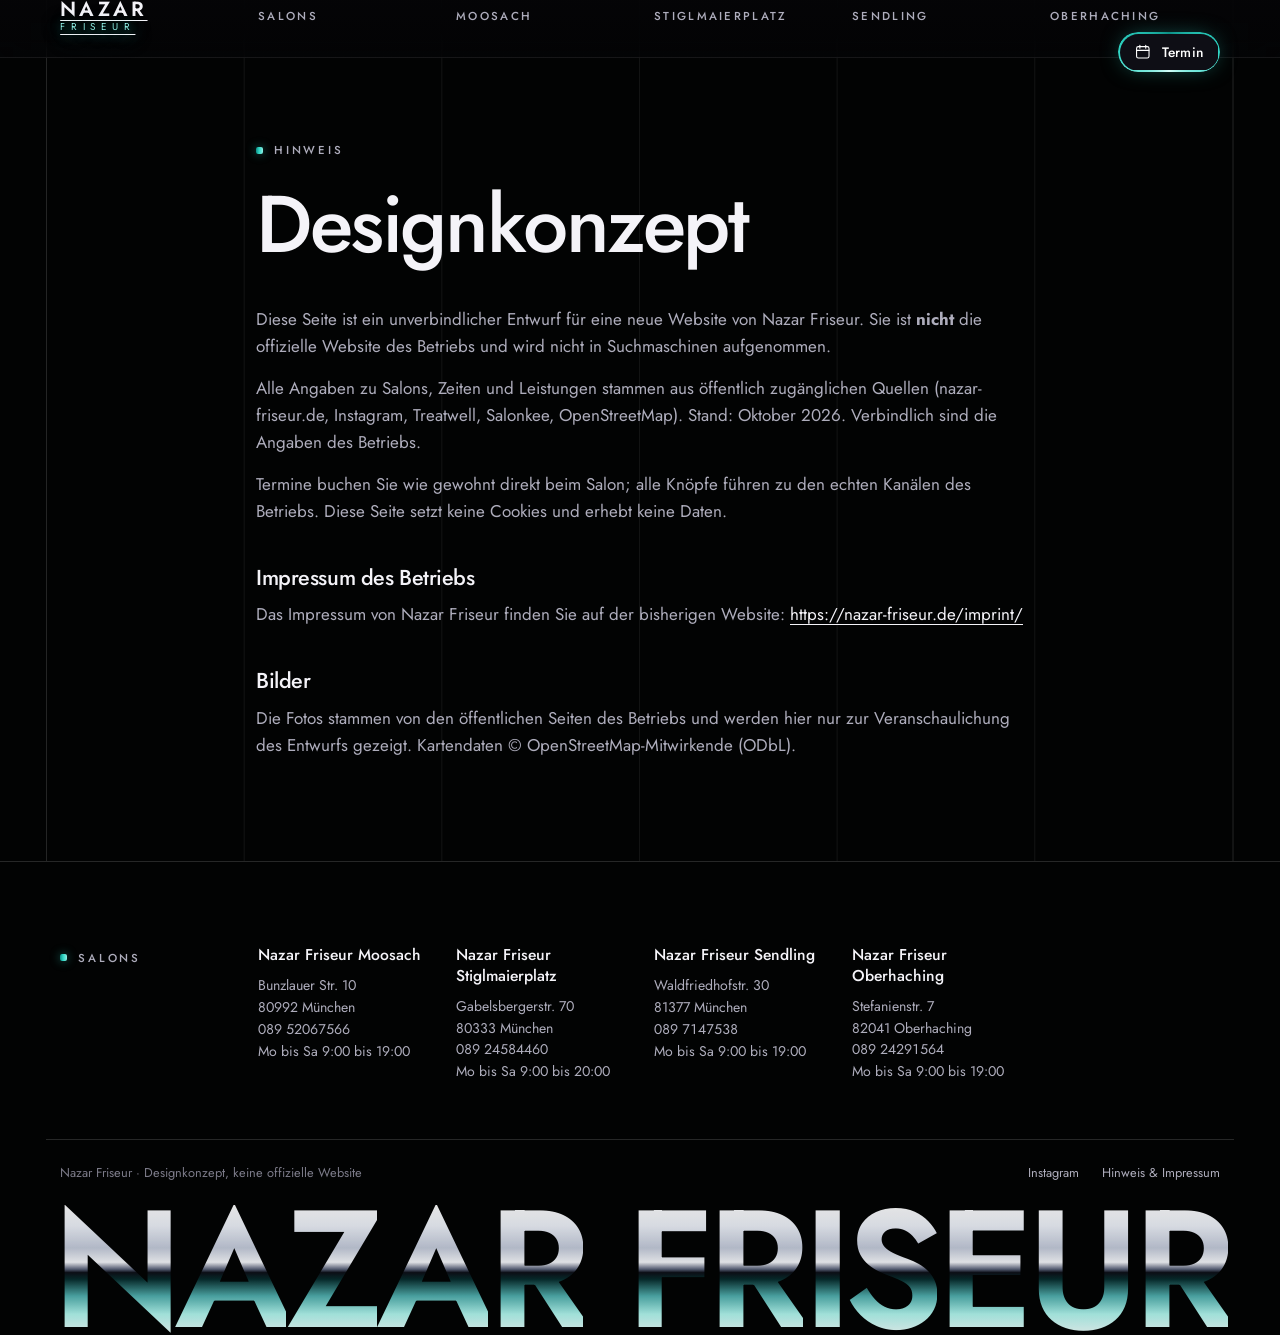
<file: hinweis/index.html>
<!doctype html>
<html lang="de" class="js-aus">
<head>
<meta charset="utf-8">
<meta name="viewport" content="width=device-width, initial-scale=1, viewport-fit=cover">
<script>(function(d){try{if(matchMedia('(prefers-reduced-motion: reduce)').matches)return;d.dataset.vorhang='zu';var k='kz-vorhang';if(sessionStorage.getItem(k))d.dataset.vorhangArt='kurz';sessionStorage.setItem(k,'1')}catch(e){}})(document.documentElement)</script>
<title>Hinweis | Nazar Friseur</title>
<meta name="description" content="Hinweis zu diesem Designkonzept.">
<meta name="robots" content="noindex, nofollow">
<meta name="theme-color" content="#020303">
<link rel="preload" href="../assets/fonts/jost-latin-wght-normal.woff2" as="font" type="font/woff2" crossorigin>
<link rel="stylesheet" href="../assets/css/site.css?v=e63b5745">
<script src="../assets/js/site.js?v=7a826af0" defer></script>
</head>
<body>
<div class="vorhang" aria-hidden="true">
  <div class="vorhang-spalten"><i></i><i></i><i></i><i></i><i></i><i></i></div>
  <div class="vorhang-mitte"><span class="wortmarke"><b>NAZAR</b><i>FRISEUR</i></span><span class="vorhang-zahl">000</span></div>
</div>
<a class="sprung" href="#inhalt">Zum Inhalt springen</a>
<div class="raster" aria-hidden="true"></div>
<header class="kopf">
  <div class="huelle kopf-innen">
    <a class="marke" href="../index.html" aria-label="Nazar Friseur, Startseite"><span class="wortmarke"><b>NAZAR</b><i>FRISEUR</i></span></a>
    <nav class="spalten" aria-label="Hauptnavigation"><a href="../index.html#salons">Salons</a><a href="../moosach/">Moosach</a><a href="../stiglmaierplatz/">Stiglmaierplatz</a><a href="../sendling/">Sendling</a><a href="../oberhaching/">Oberhaching</a></nav>
    <div class="kopf-termin"><a class="knopf knopf-klein" href="../index.html#salons"><svg class="ico" viewBox="0 0 24 24" fill="none" stroke="currentColor" stroke-width="1.5" stroke-linecap="round" aria-hidden="true"><rect x="3.5" y="5" width="17" height="15.5" rx="2.5"/><path d="M3.5 10h17M8 3v4M16 3v4"/></svg><span>Termin</span></a></div>
    <button class="kopf-menue" type="button" popovertarget="menue" aria-label="Menü öffnen"><span></span></button>
  </div>
</header>
<div class="menue" id="menue" popover>
  <button class="menue-zu" type="button" popovertarget="menue" popovertargetaction="hide" aria-label="Menü schließen"><svg viewBox="0 0 24 24" fill="none" stroke="currentColor" stroke-width="1.5" stroke-linecap="round" aria-hidden="true"><path d="M6 6l12 12M18 6 6 18"/></svg></button>
  <nav aria-label="Menü"><ul><li><a href="../index.html#salons">Salons<small>01</small></a></li><li><a href="../moosach/">Moosach<small>02</small></a></li><li><a href="../stiglmaierplatz/">Stiglmaierplatz<small>03</small></a></li><li><a href="../sendling/">Sendling<small>04</small></a></li><li><a href="../oberhaching/">Oberhaching<small>05</small></a></li><li><a href="../hinweis/">Hinweis<small>06</small></a></li></ul></nav>
  <div class="knoepfe"><a class="knopf" href="../index.html#salons"><svg class="ico" viewBox="0 0 24 24" fill="none" stroke="currentColor" stroke-width="1.5" stroke-linecap="round" aria-hidden="true"><rect x="3.5" y="5" width="17" height="15.5" rx="2.5"/><path d="M3.5 10h17M8 3v4M16 3v4"/></svg><span>Termin buchen</span></a></div>
</div>
<main id="inhalt" class="recht">
  <div class="huelle recht-innen">
    <p class="etikett">Hinweis</p>
    <h1>Designkonzept</h1>
    <p>Diese Seite ist ein unverbindlicher Entwurf für eine neue Website von Nazar Friseur. Sie ist <b>nicht</b> die offizielle Website des Betriebs und wird nicht in Suchmaschinen aufgenommen.</p>
    <p>Alle Angaben zu Salons, Zeiten und Leistungen stammen aus öffentlich zugänglichen Quellen (nazar-friseur.de, Instagram, Treatwell, Salonkee, OpenStreetMap). Stand: Oktober 2026. Verbindlich sind die Angaben des Betriebs.</p>
    <p>Termine buchen Sie wie gewohnt direkt beim Salon; alle Knöpfe führen zu den echten Kanälen des Betriebs. Diese Seite setzt keine Cookies und erhebt keine Daten.</p>
    <h2>Impressum des Betriebs</h2>
    <p>Das Impressum von Nazar Friseur finden Sie auf der bisherigen Website: <a href="https://nazar-friseur.de/imprint/" rel="noopener">https://nazar-friseur.de/imprint/</a></p>
    <h2>Bilder</h2>
    <p>Die Fotos stammen von den öffentlichen Seiten des Betriebs und werden hier nur zur Veranschaulichung des Entwurfs gezeigt. Kartendaten © OpenStreetMap-Mitwirkende (ODbL).</p>
  </div>
</main>
<footer class="fuss">
  <div class="huelle">
    <ul class="fuss-orte"><li class="fuss-etikett"><span class="etikett">Salons</span></li><li><h3><a href="../moosach/">Nazar Friseur Moosach</a></h3><address>Bunzlauer Str. 10<br>80992 München</address>
<p><a class="tel" href="tel:+498952067566">089 52067566</a><br>Mo bis Sa 9:00 bis 19:00</p></li><li><h3><a href="../stiglmaierplatz/">Nazar Friseur Stiglmaierplatz</a></h3><address>Gabelsbergerstr. 70<br>80333 München</address>
<p><a class="tel" href="tel:+498924584460">089 24584460</a><br>Mo bis Sa 9:00 bis 20:00</p></li><li><h3><a href="../sendling/">Nazar Friseur Sendling</a></h3><address>Waldfriedhofstr. 30<br>81377 München</address>
<p><a class="tel" href="tel:+49897147538">089 7147538</a><br>Mo bis Sa 9:00 bis 19:00</p></li><li><h3><a href="../oberhaching/">Nazar Friseur Oberhaching</a></h3><address>Stefanienstr. 7<br>82041 Oberhaching</address>
<p><a class="tel" href="tel:+498924291564">089 24291564</a><br>Mo bis Sa 9:00 bis 19:00</p></li></ul>
    <div class="fuss-unten">
      <span>Nazar Friseur · Designkonzept, keine offizielle Website</span>
      <ul><li><a href="https://www.instagram.com/nazar_friseur_moosach/" rel="noopener">Instagram</a></li><li><a href="../hinweis/">Hinweis &amp; Impressum</a></li></ul>
    </div>
    <p class="riesen marke-text passend" aria-hidden="true"><span class="w"><span class="b chrom" style="--b:0">N</span><span class="b chrom" style="--b:1">a</span><span class="b chrom" style="--b:2">z</span><span class="b chrom" style="--b:3">a</span><span class="b chrom" style="--b:4">r</span></span> <span class="w"><span class="b chrom" style="--b:5">F</span><span class="b chrom" style="--b:6">r</span><span class="b chrom" style="--b:7">i</span><span class="b chrom" style="--b:8">s</span><span class="b chrom" style="--b:9">e</span><span class="b chrom" style="--b:10">u</span><span class="b chrom" style="--b:11">r</span></span></p>
  </div>
</footer>
</body>
</html>
</file>
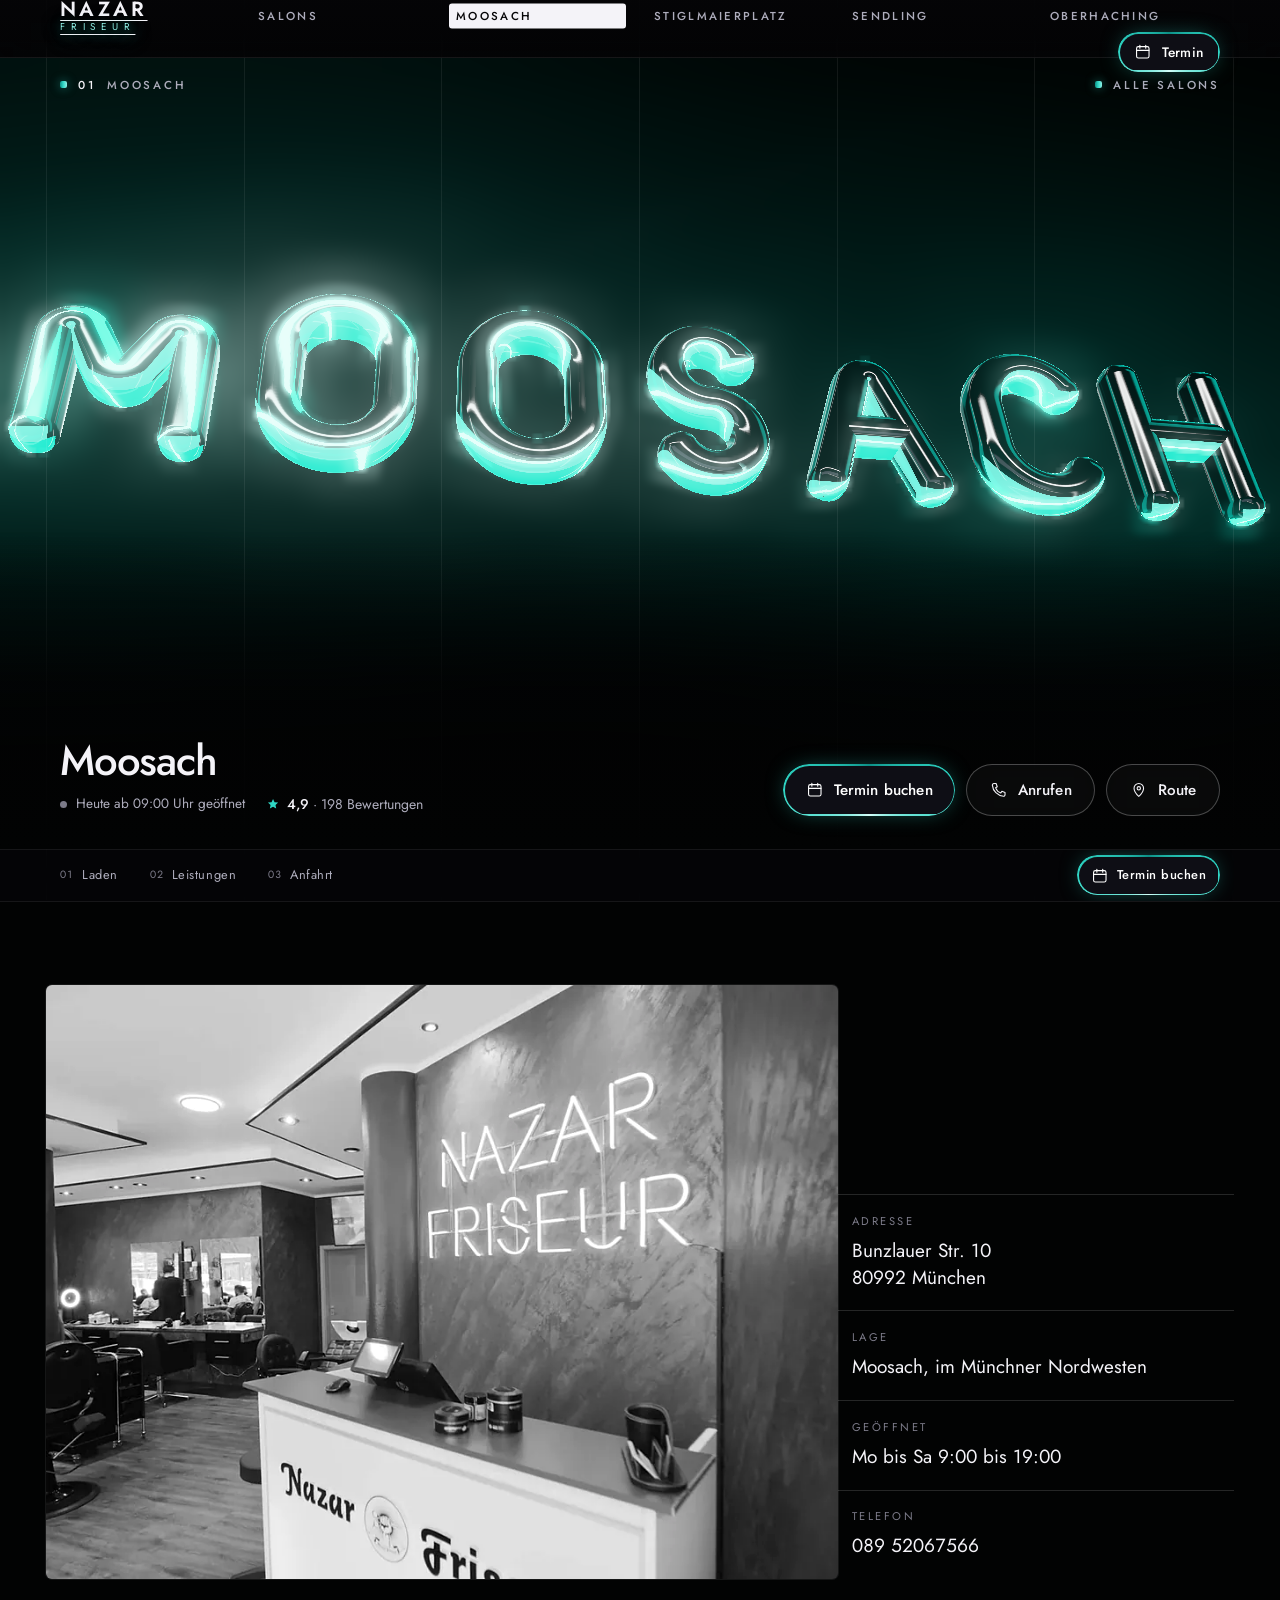
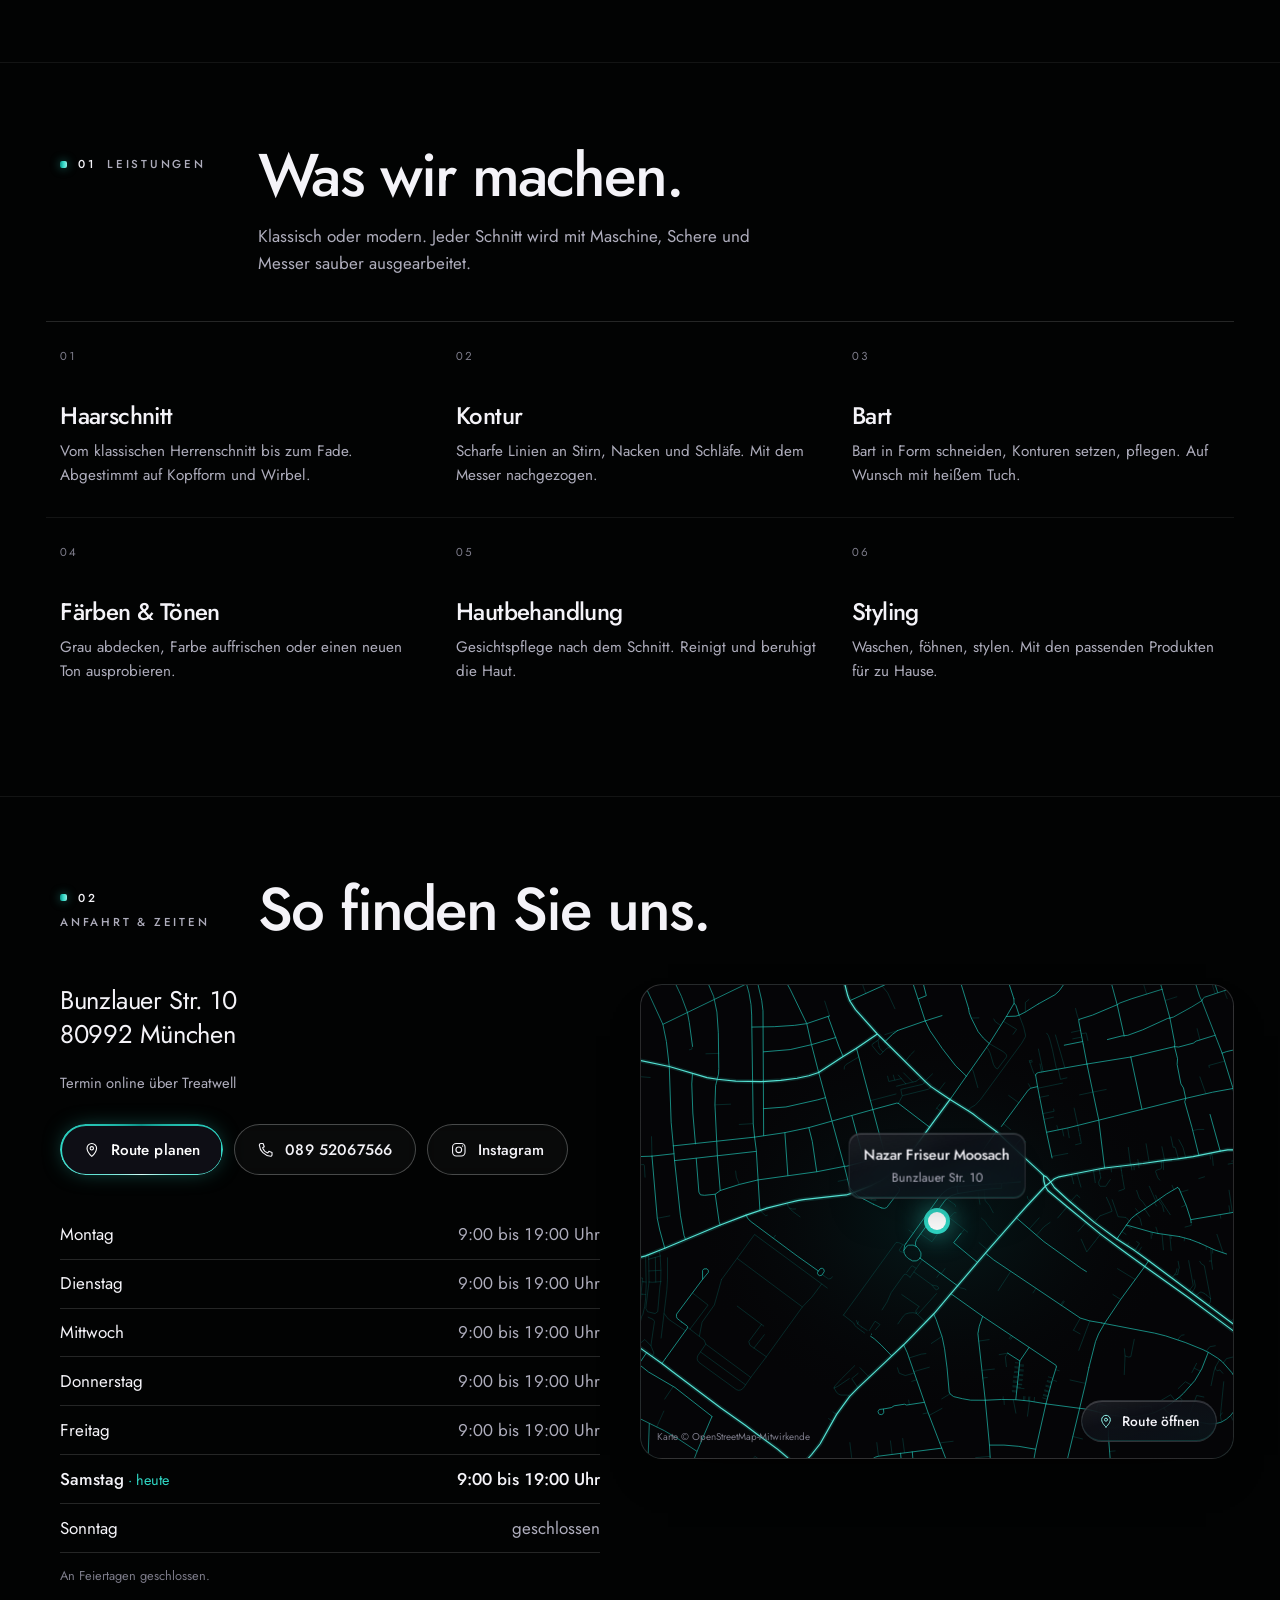
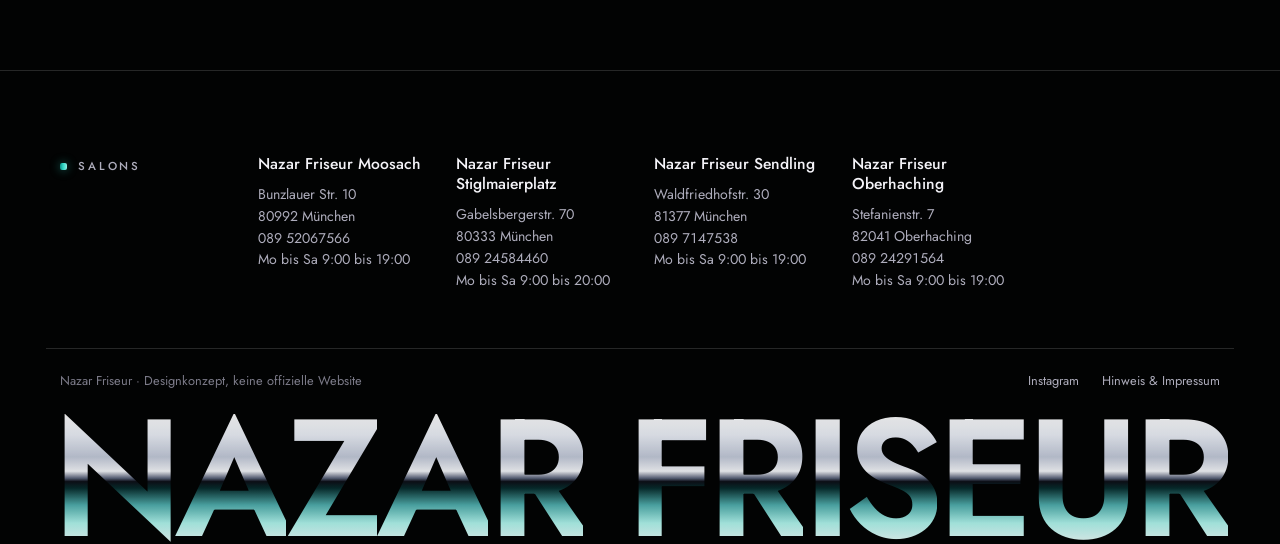
<file: moosach/index.html>
<!doctype html>
<html lang="de" class="js-aus">
<head>
<meta charset="utf-8">
<meta name="viewport" content="width=device-width, initial-scale=1, viewport-fit=cover">
<script>(function(d){try{if(matchMedia('(prefers-reduced-motion: reduce)').matches)return;d.dataset.vorhang='zu';var k='kz-vorhang';if(sessionStorage.getItem(k))d.dataset.vorhangArt='kurz';sessionStorage.setItem(k,'1')}catch(e){}})(document.documentElement)</script>
<title>Nazar Friseur Moosach | Nazar Friseur</title>
<meta name="description" content="Nazar Friseur in Moosach, Bunzlauer Str. 10. Haarschnitt, Kontur und Bart. Mo bis Sa 9 bis 19 Uhr. Termin online über Treatwell.">
<meta name="robots" content="noindex, nofollow">
<meta name="theme-color" content="#020303">
<link rel="preload" href="../assets/fonts/jost-latin-wght-normal.woff2" as="font" type="font/woff2" crossorigin>
<link rel="preload" as="image" href="../assets/img/glas-moosach-quer.webp?v=7412a42e" fetchpriority="high">
<link rel="stylesheet" href="../assets/css/site.css?v=e63b5745">
<script src="../assets/js/site.js?v=7a826af0" defer></script>
<script type="module" src="../assets/js/glas3d.js?v=74f1c8a8"></script>
<script type="application/ld+json">{"@context":"https://schema.org","@type":"BarberShop","name":"Nazar Friseur Moosach","telephone":"+498952067566","address":{"@type":"PostalAddress","streetAddress":"Bunzlauer Str. 10","postalCode":"80992","addressLocality":"München","addressCountry":"DE"},"geo":{"@type":"GeoCoordinates","latitude":48.1801706,"longitude":11.5074992},"openingHoursSpecification":[{"@type":"OpeningHoursSpecification","dayOfWeek":"Monday","opens":"09:00","closes":"19:00"},{"@type":"OpeningHoursSpecification","dayOfWeek":"Tuesday","opens":"09:00","closes":"19:00"},{"@type":"OpeningHoursSpecification","dayOfWeek":"Wednesday","opens":"09:00","closes":"19:00"},{"@type":"OpeningHoursSpecification","dayOfWeek":"Thursday","opens":"09:00","closes":"19:00"},{"@type":"OpeningHoursSpecification","dayOfWeek":"Friday","opens":"09:00","closes":"19:00"},{"@type":"OpeningHoursSpecification","dayOfWeek":"Saturday","opens":"09:00","closes":"19:00"}]}</script>
</head>
<body>
<div class="vorhang" aria-hidden="true">
  <div class="vorhang-spalten"><i></i><i></i><i></i><i></i><i></i><i></i></div>
  <div class="vorhang-mitte"><span class="wortmarke"><b>NAZAR</b><i>FRISEUR</i></span><span class="vorhang-zahl">000</span></div>
</div>
<a class="sprung" href="#inhalt">Zum Inhalt springen</a>
<div class="raster" aria-hidden="true"></div>
<header class="kopf">
  <div class="huelle kopf-innen">
    <a class="marke" href="../index.html" aria-label="Nazar Friseur, Startseite"><span class="wortmarke"><b>NAZAR</b><i>FRISEUR</i></span></a>
    <nav class="spalten" aria-label="Hauptnavigation"><a href="../index.html#salons">Salons</a><a href="../moosach/" aria-current="page">Moosach</a><a href="../stiglmaierplatz/">Stiglmaierplatz</a><a href="../sendling/">Sendling</a><a href="../oberhaching/">Oberhaching</a></nav>
    <div class="kopf-termin"><a class="knopf knopf-klein" href="https://buchung.treatwell.de/ort/nazar-friseur-1/" rel="noopener"><svg class="ico" viewBox="0 0 24 24" fill="none" stroke="currentColor" stroke-width="1.5" stroke-linecap="round" aria-hidden="true"><rect x="3.5" y="5" width="17" height="15.5" rx="2.5"/><path d="M3.5 10h17M8 3v4M16 3v4"/></svg><span>Termin</span></a></div>
    <button class="kopf-menue" type="button" popovertarget="menue" aria-label="Menü öffnen"><span></span></button>
  </div>
</header>
<div class="menue" id="menue" popover>
  <button class="menue-zu" type="button" popovertarget="menue" popovertargetaction="hide" aria-label="Menü schließen"><svg viewBox="0 0 24 24" fill="none" stroke="currentColor" stroke-width="1.5" stroke-linecap="round" aria-hidden="true"><path d="M6 6l12 12M18 6 6 18"/></svg></button>
  <nav aria-label="Menü"><ul><li><a href="../index.html#salons">Salons<small>01</small></a></li><li><a href="../moosach/" aria-current="page">Moosach<small>02</small></a></li><li><a href="../stiglmaierplatz/">Stiglmaierplatz<small>03</small></a></li><li><a href="../sendling/">Sendling<small>04</small></a></li><li><a href="../oberhaching/">Oberhaching<small>05</small></a></li><li><a href="../hinweis/">Hinweis<small>06</small></a></li></ul></nav>
  <div class="knoepfe"><a class="knopf" href="https://buchung.treatwell.de/ort/nazar-friseur-1/" rel="noopener"><svg class="ico" viewBox="0 0 24 24" fill="none" stroke="currentColor" stroke-width="1.5" stroke-linecap="round" aria-hidden="true"><rect x="3.5" y="5" width="17" height="15.5" rx="2.5"/><path d="M3.5 10h17M8 3v4M16 3v4"/></svg><span>Termin buchen</span></a></div>
</div>
<main id="inhalt">
  <section class="ort-auftakt" data-glas aria-labelledby="ort-titel">
    <div class="glas-buehne">
      <picture class="glas-poster"><source media="(max-aspect-ratio: 19/20)" srcset="../assets/img/glas-moosach-hoch.webp?v=45dc6abc"><img src="../assets/img/glas-moosach-quer.webp?v=7412a42e" alt="" fetchpriority="high"></picture>
      <canvas class="glas-3d" data-zeilen="MOOSACH" data-zeilen-hoch="MOO|SACH" data-farbe="blau" data-licht="{&quot;blau&quot;:&quot;#12c4b3&quot;,&quot;eis&quot;:&quot;#9ff5ec&quot;,&quot;glas&quot;:&quot;#d2fff8&quot;,&quot;wolken&quot;:[&quot;#0b8f86&quot;,&quot;#2fd6c4&quot;,&quot;#c4fff6&quot;]}" aria-hidden="true"></canvas>
      <div class="huelle glas-raster" aria-hidden="true"><i></i><i></i><i></i><i></i><i></i></div>
      <div class="huelle ort-oben"><p class="etikett"><b>01</b> Moosach</p><p class="etikett ort-zurueck"><a href="../index.html#salons">Alle Salons</a></p></div>
      <div class="huelle ort-unten">
        <div class="ort-text">
          <h1 id="ort-titel"><span class="nur-vorleser">Nazar Friseur Moosach: </span>Moosach</h1>
          <div class="ort-fakten"><p class="stand" data-zeiten="{&quot;1&quot;:[[9,19]],&quot;2&quot;:[[9,19]],&quot;3&quot;:[[9,19]],&quot;4&quot;:[[9,19]],&quot;5&quot;:[[9,19]],&quot;6&quot;:[[9,19]],&quot;0&quot;:[]}">Mo bis Sa 9:00 bis 19:00</p><span class="ort-wertung"><svg class="ico" viewBox="0 0 24 24" fill="currentColor" aria-hidden="true"><path d="m12 3.2 2.6 5.6 6.1.7-4.5 4.2 1.2 6-5.4-3-5.4 3 1.2-6L3.3 9.5l6.1-.7Z"/></svg><span><b>4,9</b> · 198 Bewertungen</span></span></div>
        </div>
        <div class="knoepfe"><a class="knopf" href="https://buchung.treatwell.de/ort/nazar-friseur-1/" rel="noopener"><svg class="ico" viewBox="0 0 24 24" fill="none" stroke="currentColor" stroke-width="1.5" stroke-linecap="round" aria-hidden="true"><rect x="3.5" y="5" width="17" height="15.5" rx="2.5"/><path d="M3.5 10h17M8 3v4M16 3v4"/></svg><span>Termin buchen</span></a><a class="knopf-still" href="tel:+498952067566"><svg class="ico" viewBox="0 0 24 24" fill="none" stroke="currentColor" stroke-width="1.5" stroke-linejoin="round" aria-hidden="true"><path d="M5.2 3.5h3.1l1.6 4.3-2.2 1.5a11.5 11.5 0 0 0 7 7l1.5-2.2 4.3 1.6v3.1a2 2 0 0 1-2.1 2A16.6 16.6 0 0 1 3.2 5.6a2 2 0 0 1 2-2.1Z"/></svg><span>Anrufen</span></a><a class="knopf-still" href="https://www.google.com/maps/dir/?api=1&destination=Nazar+Friseur%2C+Bunzlauer+Str.+10%2C+80992+M%C3%BCnchen" rel="noopener"><svg class="ico" viewBox="0 0 24 24" fill="none" stroke="currentColor" stroke-width="1.5" stroke-linecap="round" stroke-linejoin="round" aria-hidden="true"><path d="M12 21s-6.5-5.6-6.5-11a6.5 6.5 0 0 1 13 0c0 5.4-6.5 11-6.5 11Z"/><circle cx="12" cy="10" r="2.3"/></svg><span>Route</span></a></div>
      </div>
    </div>
  </section>
  <div class="kapitel-halter"><nav class="huelle kapitel" aria-label="Auf dieser Seite"><a href="#laden"><small>01</small>Laden</a><a href="#leistungen"><small>02</small>Leistungen</a><a href="#anfahrt"><small>03</small>Anfahrt</a><a class="knopf knopf-klein kapitel-termin" href="https://buchung.treatwell.de/ort/nazar-friseur-1/" rel="noopener"><svg class="ico" viewBox="0 0 24 24" fill="none" stroke="currentColor" stroke-width="1.5" stroke-linecap="round" aria-hidden="true"><rect x="3.5" y="5" width="17" height="15.5" rx="2.5"/><path d="M3.5 10h17M8 3v4M16 3v4"/></svg><span>Termin buchen</span></a></nav></div>

  <section class="ladenfront" id="laden" aria-label="Laden">
    <div class="huelle ladenfront-raster">
      <figure class="front-bild"><img src="../assets/img/laden-900.webp?v=5d7d82ed" srcset="../assets/img/laden-900.webp?v=5d7d82ed 900w, ../assets/img/laden-1440.webp?v=42f35d90 1440w" sizes="(max-width: 52rem) 92vw, 64vw" alt="Empfang und Arbeitsplätze, an der Wand der Schriftzug Nazar Friseur" loading="eager" decoding="async"></figure>
      <dl class="front-daten"><div><dt>Adresse</dt><dd>Bunzlauer Str. 10<br>80992 München</dd></div><div><dt>Lage</dt><dd>Moosach, im Münchner Nordwesten</dd></div><div><dt>Geöffnet</dt><dd>Mo bis Sa 9:00 bis 19:00</dd></div><div><dt>Telefon</dt><dd><a href="tel:+498952067566">089 52067566</a></dd></div></dl>
    </div>
  </section>

  <section class="abschnitt " id="leistungen" aria-labelledby="leistungen-titel">
    <div class="huelle">
      <div class="abschnitt-kopf">
        <p class="etikett"><b>01</b> Leistungen</p>
        <h2 class="titel-m" id="leistungen-titel">Was wir machen.</h2>
        <p>Klassisch oder modern. Jeder Schnitt wird mit Maschine, Schere und Messer sauber ausgearbeitet.</p>
      </div>
      <ul class="haus-liste leistung-raster"><li><span class="nr">01</span><h3>Haarschnitt</h3><p>Vom klassischen Herrenschnitt bis zum Fade. Abgestimmt auf Kopfform und Wirbel.</p></li><li><span class="nr">02</span><h3>Kontur</h3><p>Scharfe Linien an Stirn, Nacken und Schläfe. Mit dem Messer nachgezogen.</p></li><li><span class="nr">03</span><h3>Bart</h3><p>Bart in Form schneiden, Konturen setzen, pflegen. Auf Wunsch mit heißem Tuch.</p></li><li><span class="nr">04</span><h3>Färben &amp; Tönen</h3><p>Grau abdecken, Farbe auffrischen oder einen neuen Ton ausprobieren.</p></li><li><span class="nr">05</span><h3>Hautbehandlung</h3><p>Gesichtspflege nach dem Schnitt. Reinigt und beruhigt die Haut.</p></li><li><span class="nr">06</span><h3>Styling</h3><p>Waschen, föhnen, stylen. Mit den passenden Produkten für zu Hause.</p></li></ul>
    </div>
  </section>


  <section class="abschnitt" id="anfahrt" aria-labelledby="anfahrt-titel">
    <div class="huelle">
      <div class="abschnitt-kopf"><p class="etikett"><b>02</b> Anfahrt &amp; Zeiten</p><h2 class="titel-m" id="anfahrt-titel">So finden Sie uns.</h2></div>
      <div class="anfahrt">
        <div class="anfahrt-text">
          <address>Bunzlauer Str. 10<br>80992 München</address>
          <p class="anfahrt-hinweis"><span>Termin online über Treatwell</span></p>
          <div class="knoepfe"><a class="knopf" href="https://www.google.com/maps/dir/?api=1&destination=Nazar+Friseur%2C+Bunzlauer+Str.+10%2C+80992+M%C3%BCnchen" rel="noopener"><svg class="ico" viewBox="0 0 24 24" fill="none" stroke="currentColor" stroke-width="1.5" stroke-linecap="round" stroke-linejoin="round" aria-hidden="true"><path d="M12 21s-6.5-5.6-6.5-11a6.5 6.5 0 0 1 13 0c0 5.4-6.5 11-6.5 11Z"/><circle cx="12" cy="10" r="2.3"/></svg><span>Route planen</span></a><a class="knopf-still" href="tel:+498952067566"><svg class="ico" viewBox="0 0 24 24" fill="none" stroke="currentColor" stroke-width="1.5" stroke-linejoin="round" aria-hidden="true"><path d="M5.2 3.5h3.1l1.6 4.3-2.2 1.5a11.5 11.5 0 0 0 7 7l1.5-2.2 4.3 1.6v3.1a2 2 0 0 1-2.1 2A16.6 16.6 0 0 1 3.2 5.6a2 2 0 0 1 2-2.1Z"/></svg><span>089 52067566</span></a><a class="knopf-still" href="https://www.instagram.com/nazar_friseur_moosach/" rel="noopener"><svg class="ico" viewBox="0 0 24 24" fill="none" stroke="currentColor" stroke-width="1.5" aria-hidden="true"><rect x="3.5" y="3.5" width="17" height="17" rx="5"/><circle cx="12" cy="12" r="3.9"/><circle cx="17.2" cy="6.8" r=".9" fill="currentColor" stroke="none"/></svg><span>Instagram</span></a></div>
          <table class="zeiten"><caption class="nur-vorleser">Öffnungszeiten Nazar Friseur Moosach</caption><tbody><tr data-tag="1"><th scope="row">Montag</th><td>9:00 bis 19:00 Uhr</td></tr><tr data-tag="2"><th scope="row">Dienstag</th><td>9:00 bis 19:00 Uhr</td></tr><tr data-tag="3"><th scope="row">Mittwoch</th><td>9:00 bis 19:00 Uhr</td></tr><tr data-tag="4"><th scope="row">Donnerstag</th><td>9:00 bis 19:00 Uhr</td></tr><tr data-tag="5"><th scope="row">Freitag</th><td>9:00 bis 19:00 Uhr</td></tr><tr data-tag="6"><th scope="row">Samstag</th><td>9:00 bis 19:00 Uhr</td></tr><tr data-tag="0"><th scope="row">Sonntag</th><td>geschlossen</td></tr></tbody></table>
        <p class="zeiten-hinweis">An Feiertagen geschlossen.</p>
        </div>
        <a class="stadtplan" href="https://www.google.com/maps/dir/?api=1&destination=Nazar+Friseur%2C+Bunzlauer+Str.+10%2C+80992+M%C3%BCnchen" rel="noopener" aria-label="Route zu Nazar Friseur Moosach in Google Maps öffnen">
          <img src="../assets/karten/moosach.svg?v=f29c6fea" alt="" loading="lazy" decoding="async">
          <span class="plan-nadel" style="left:50%;top:50%" aria-hidden="true"><i></i></span>
          <span class="plan-schild" style="left:50%;top:50%"><b>Nazar Friseur Moosach</b>Bunzlauer Str. 10</span>
          <span class="plan-route"><svg class="ico" viewBox="0 0 24 24" fill="none" stroke="currentColor" stroke-width="1.5" stroke-linecap="round" stroke-linejoin="round" aria-hidden="true"><path d="M12 21s-6.5-5.6-6.5-11a6.5 6.5 0 0 1 13 0c0 5.4-6.5 11-6.5 11Z"/><circle cx="12" cy="10" r="2.3"/></svg><span>Route öffnen</span></span>
          <small class="plan-quelle">Karte © OpenStreetMap-Mitwirkende</small>
        </a>
      </div>
    </div>
  </section>
</main>
<nav class="aktion versteckt" style="--n:3" aria-label="Schnellzugriff"><a class="haupt" href="https://buchung.treatwell.de/ort/nazar-friseur-1/" rel="noopener"><svg class="ico" viewBox="0 0 24 24" fill="none" stroke="currentColor" stroke-width="1.5" stroke-linecap="round" aria-hidden="true"><rect x="3.5" y="5" width="17" height="15.5" rx="2.5"/><path d="M3.5 10h17M8 3v4M16 3v4"/></svg><span>Buchen</span></a><a href="tel:+498952067566"><svg class="ico" viewBox="0 0 24 24" fill="none" stroke="currentColor" stroke-width="1.5" stroke-linejoin="round" aria-hidden="true"><path d="M5.2 3.5h3.1l1.6 4.3-2.2 1.5a11.5 11.5 0 0 0 7 7l1.5-2.2 4.3 1.6v3.1a2 2 0 0 1-2.1 2A16.6 16.6 0 0 1 3.2 5.6a2 2 0 0 1 2-2.1Z"/></svg><span>Anrufen</span></a><a href="https://www.google.com/maps/dir/?api=1&destination=Nazar+Friseur%2C+Bunzlauer+Str.+10%2C+80992+M%C3%BCnchen" rel="noopener"><svg class="ico" viewBox="0 0 24 24" fill="none" stroke="currentColor" stroke-width="1.5" stroke-linecap="round" stroke-linejoin="round" aria-hidden="true"><path d="M12 21s-6.5-5.6-6.5-11a6.5 6.5 0 0 1 13 0c0 5.4-6.5 11-6.5 11Z"/><circle cx="12" cy="10" r="2.3"/></svg><span>Route</span></a></nav>
<dialog class="gross" id="gross" aria-label="Bild groß">
  <figure style="margin:0"><figcaption></figcaption></figure>
  <button class="gross-zu" type="button" aria-label="Schließen"><svg viewBox="0 0 24 24" fill="none" stroke="currentColor" stroke-width="1.5" stroke-linecap="round" aria-hidden="true"><path d="M6 6l12 12M18 6 6 18"/></svg></button>
  <button class="gross-knopf gross-zurueck" type="button" aria-label="Vorheriges Bild"><svg viewBox="0 0 24 24" fill="none" stroke="currentColor" stroke-width="1.5" stroke-linecap="round" stroke-linejoin="round" aria-hidden="true"><path d="M15 5l-7 7 7 7"/></svg></button>
  <button class="gross-knopf gross-vor" type="button" aria-label="Nächstes Bild"><svg viewBox="0 0 24 24" fill="none" stroke="currentColor" stroke-width="1.5" stroke-linecap="round" stroke-linejoin="round" aria-hidden="true"><path d="M9 5l7 7-7 7"/></svg></button>
</dialog>
<footer class="fuss">
  <div class="huelle">
    <ul class="fuss-orte"><li class="fuss-etikett"><span class="etikett">Salons</span></li><li><h3><a href="../moosach/">Nazar Friseur Moosach</a></h3><address>Bunzlauer Str. 10<br>80992 München</address>
<p><a class="tel" href="tel:+498952067566">089 52067566</a><br>Mo bis Sa 9:00 bis 19:00</p></li><li><h3><a href="../stiglmaierplatz/">Nazar Friseur Stiglmaierplatz</a></h3><address>Gabelsbergerstr. 70<br>80333 München</address>
<p><a class="tel" href="tel:+498924584460">089 24584460</a><br>Mo bis Sa 9:00 bis 20:00</p></li><li><h3><a href="../sendling/">Nazar Friseur Sendling</a></h3><address>Waldfriedhofstr. 30<br>81377 München</address>
<p><a class="tel" href="tel:+49897147538">089 7147538</a><br>Mo bis Sa 9:00 bis 19:00</p></li><li><h3><a href="../oberhaching/">Nazar Friseur Oberhaching</a></h3><address>Stefanienstr. 7<br>82041 Oberhaching</address>
<p><a class="tel" href="tel:+498924291564">089 24291564</a><br>Mo bis Sa 9:00 bis 19:00</p></li></ul>
    <div class="fuss-unten">
      <span>Nazar Friseur · Designkonzept, keine offizielle Website</span>
      <ul><li><a href="https://www.instagram.com/nazar_friseur_moosach/" rel="noopener">Instagram</a></li><li><a href="../hinweis/">Hinweis &amp; Impressum</a></li></ul>
    </div>
    <p class="riesen marke-text passend" aria-hidden="true"><span class="w"><span class="b chrom" style="--b:0">N</span><span class="b chrom" style="--b:1">a</span><span class="b chrom" style="--b:2">z</span><span class="b chrom" style="--b:3">a</span><span class="b chrom" style="--b:4">r</span></span> <span class="w"><span class="b chrom" style="--b:5">F</span><span class="b chrom" style="--b:6">r</span><span class="b chrom" style="--b:7">i</span><span class="b chrom" style="--b:8">s</span><span class="b chrom" style="--b:9">e</span><span class="b chrom" style="--b:10">u</span><span class="b chrom" style="--b:11">r</span></span></p>
  </div>
</footer>
</body>
</html>
</file>
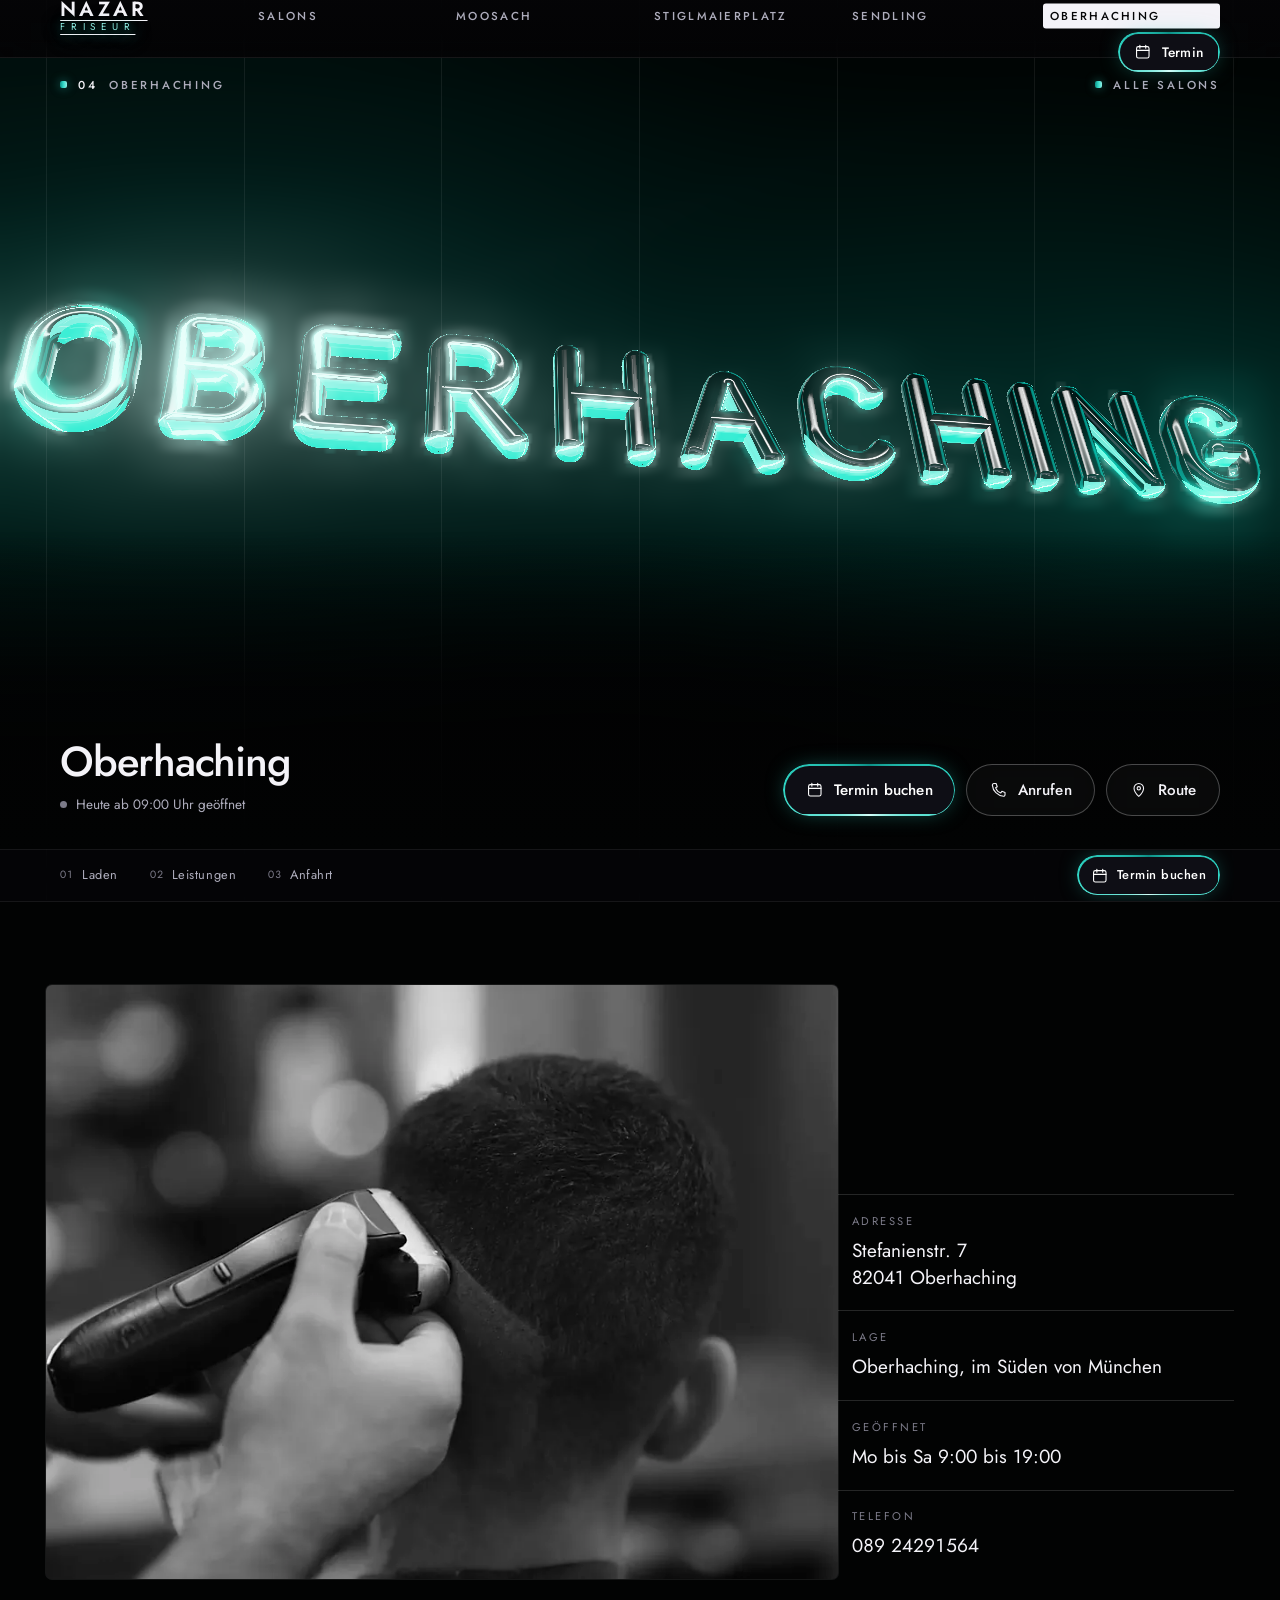
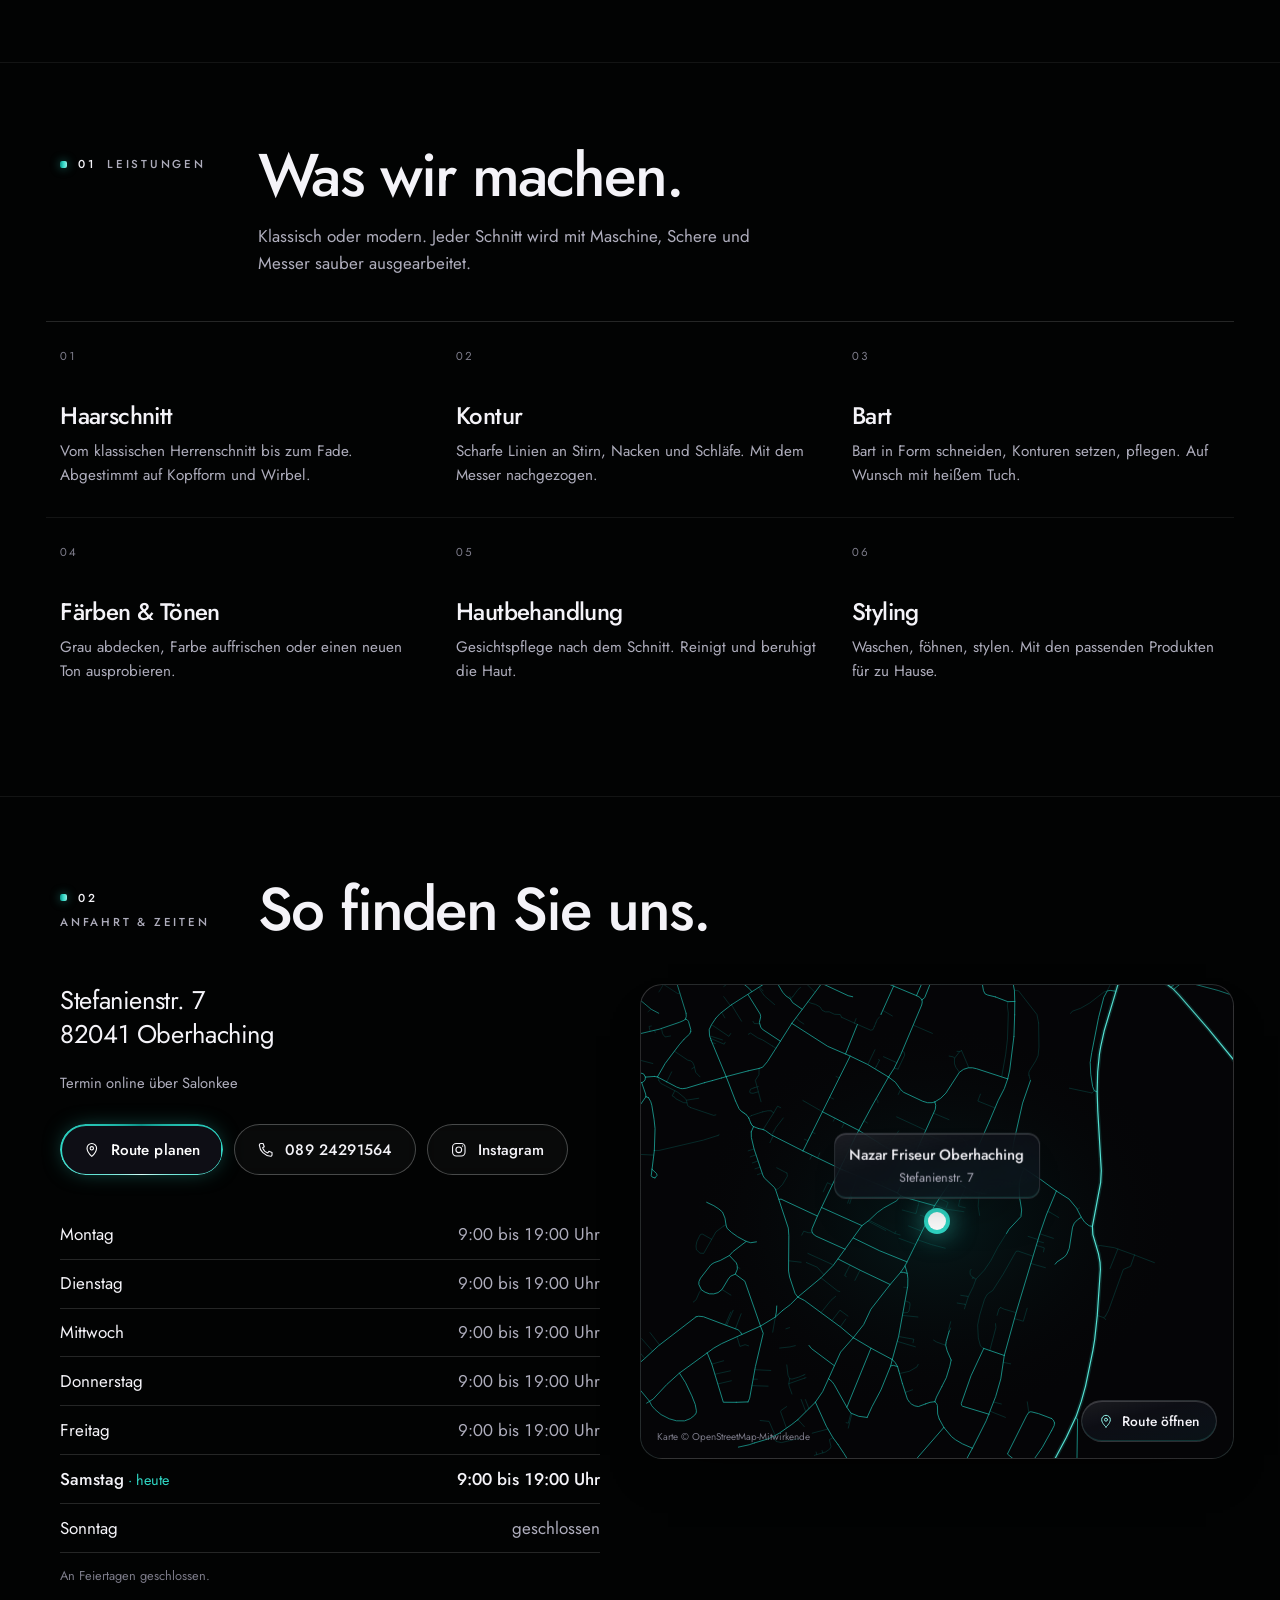
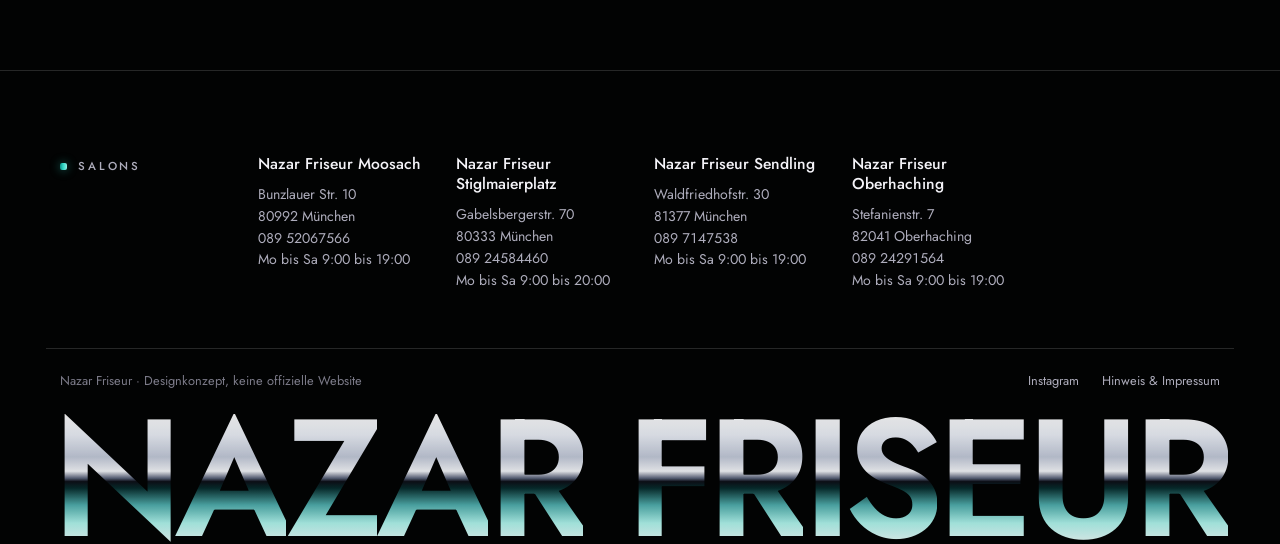
<file: oberhaching/index.html>
<!doctype html>
<html lang="de" class="js-aus">
<head>
<meta charset="utf-8">
<meta name="viewport" content="width=device-width, initial-scale=1, viewport-fit=cover">
<script>(function(d){try{if(matchMedia('(prefers-reduced-motion: reduce)').matches)return;d.dataset.vorhang='zu';var k='kz-vorhang';if(sessionStorage.getItem(k))d.dataset.vorhangArt='kurz';sessionStorage.setItem(k,'1')}catch(e){}})(document.documentElement)</script>
<title>Nazar Friseur Oberhaching | Nazar Friseur</title>
<meta name="description" content="Nazar Friseur in Oberhaching, Stefanienstr. 7. Haarschnitt, Kontur und Bart. Mo bis Sa 9 bis 19 Uhr. Termin online über Salonkee.">
<meta name="robots" content="noindex, nofollow">
<meta name="theme-color" content="#020303">
<link rel="preload" href="../assets/fonts/jost-latin-wght-normal.woff2" as="font" type="font/woff2" crossorigin>
<link rel="preload" as="image" href="../assets/img/glas-oberhaching-quer.webp?v=5ed453e1" fetchpriority="high">
<link rel="stylesheet" href="../assets/css/site.css?v=e63b5745">
<script src="../assets/js/site.js?v=7a826af0" defer></script>
<script type="module" src="../assets/js/glas3d.js?v=74f1c8a8"></script>
<script type="application/ld+json">{"@context":"https://schema.org","@type":"BarberShop","name":"Nazar Friseur Oberhaching","telephone":"+498924291564","address":{"@type":"PostalAddress","streetAddress":"Stefanienstr. 7","postalCode":"82041","addressLocality":"Oberhaching","addressCountry":"DE"},"geo":{"@type":"GeoCoordinates","latitude":48.0179487,"longitude":11.5906365},"openingHoursSpecification":[{"@type":"OpeningHoursSpecification","dayOfWeek":"Monday","opens":"09:00","closes":"19:00"},{"@type":"OpeningHoursSpecification","dayOfWeek":"Tuesday","opens":"09:00","closes":"19:00"},{"@type":"OpeningHoursSpecification","dayOfWeek":"Wednesday","opens":"09:00","closes":"19:00"},{"@type":"OpeningHoursSpecification","dayOfWeek":"Thursday","opens":"09:00","closes":"19:00"},{"@type":"OpeningHoursSpecification","dayOfWeek":"Friday","opens":"09:00","closes":"19:00"},{"@type":"OpeningHoursSpecification","dayOfWeek":"Saturday","opens":"09:00","closes":"19:00"}]}</script>
</head>
<body>
<div class="vorhang" aria-hidden="true">
  <div class="vorhang-spalten"><i></i><i></i><i></i><i></i><i></i><i></i></div>
  <div class="vorhang-mitte"><span class="wortmarke"><b>NAZAR</b><i>FRISEUR</i></span><span class="vorhang-zahl">000</span></div>
</div>
<a class="sprung" href="#inhalt">Zum Inhalt springen</a>
<div class="raster" aria-hidden="true"></div>
<header class="kopf">
  <div class="huelle kopf-innen">
    <a class="marke" href="../index.html" aria-label="Nazar Friseur, Startseite"><span class="wortmarke"><b>NAZAR</b><i>FRISEUR</i></span></a>
    <nav class="spalten" aria-label="Hauptnavigation"><a href="../index.html#salons">Salons</a><a href="../moosach/">Moosach</a><a href="../stiglmaierplatz/">Stiglmaierplatz</a><a href="../sendling/">Sendling</a><a href="../oberhaching/" aria-current="page">Oberhaching</a></nav>
    <div class="kopf-termin"><a class="knopf knopf-klein" href="https://salonkee.de/salon/nazar-friseur-oberhaching" rel="noopener"><svg class="ico" viewBox="0 0 24 24" fill="none" stroke="currentColor" stroke-width="1.5" stroke-linecap="round" aria-hidden="true"><rect x="3.5" y="5" width="17" height="15.5" rx="2.5"/><path d="M3.5 10h17M8 3v4M16 3v4"/></svg><span>Termin</span></a></div>
    <button class="kopf-menue" type="button" popovertarget="menue" aria-label="Menü öffnen"><span></span></button>
  </div>
</header>
<div class="menue" id="menue" popover>
  <button class="menue-zu" type="button" popovertarget="menue" popovertargetaction="hide" aria-label="Menü schließen"><svg viewBox="0 0 24 24" fill="none" stroke="currentColor" stroke-width="1.5" stroke-linecap="round" aria-hidden="true"><path d="M6 6l12 12M18 6 6 18"/></svg></button>
  <nav aria-label="Menü"><ul><li><a href="../index.html#salons">Salons<small>01</small></a></li><li><a href="../moosach/">Moosach<small>02</small></a></li><li><a href="../stiglmaierplatz/">Stiglmaierplatz<small>03</small></a></li><li><a href="../sendling/">Sendling<small>04</small></a></li><li><a href="../oberhaching/" aria-current="page">Oberhaching<small>05</small></a></li><li><a href="../hinweis/">Hinweis<small>06</small></a></li></ul></nav>
  <div class="knoepfe"><a class="knopf" href="https://salonkee.de/salon/nazar-friseur-oberhaching" rel="noopener"><svg class="ico" viewBox="0 0 24 24" fill="none" stroke="currentColor" stroke-width="1.5" stroke-linecap="round" aria-hidden="true"><rect x="3.5" y="5" width="17" height="15.5" rx="2.5"/><path d="M3.5 10h17M8 3v4M16 3v4"/></svg><span>Termin buchen</span></a></div>
</div>
<main id="inhalt">
  <section class="ort-auftakt" data-glas aria-labelledby="ort-titel">
    <div class="glas-buehne">
      <picture class="glas-poster"><source media="(max-aspect-ratio: 19/20)" srcset="../assets/img/glas-oberhaching-hoch.webp?v=4c1e6cab"><img src="../assets/img/glas-oberhaching-quer.webp?v=5ed453e1" alt="" fetchpriority="high"></picture>
      <canvas class="glas-3d" data-zeilen="OBERHACHING" data-zeilen-hoch="OBER|HACHING" data-farbe="blau" data-licht="{&quot;blau&quot;:&quot;#12c4b3&quot;,&quot;eis&quot;:&quot;#9ff5ec&quot;,&quot;glas&quot;:&quot;#d2fff8&quot;,&quot;wolken&quot;:[&quot;#0b8f86&quot;,&quot;#2fd6c4&quot;,&quot;#c4fff6&quot;]}" aria-hidden="true"></canvas>
      <div class="huelle glas-raster" aria-hidden="true"><i></i><i></i><i></i><i></i><i></i></div>
      <div class="huelle ort-oben"><p class="etikett"><b>04</b> Oberhaching</p><p class="etikett ort-zurueck"><a href="../index.html#salons">Alle Salons</a></p></div>
      <div class="huelle ort-unten">
        <div class="ort-text">
          <h1 id="ort-titel"><span class="nur-vorleser">Nazar Friseur Oberhaching: </span>Oberhaching</h1>
          <div class="ort-fakten"><p class="stand" data-zeiten="{&quot;1&quot;:[[9,19]],&quot;2&quot;:[[9,19]],&quot;3&quot;:[[9,19]],&quot;4&quot;:[[9,19]],&quot;5&quot;:[[9,19]],&quot;6&quot;:[[9,19]],&quot;0&quot;:[]}">Mo bis Sa 9:00 bis 19:00</p></div>
        </div>
        <div class="knoepfe"><a class="knopf" href="https://salonkee.de/salon/nazar-friseur-oberhaching" rel="noopener"><svg class="ico" viewBox="0 0 24 24" fill="none" stroke="currentColor" stroke-width="1.5" stroke-linecap="round" aria-hidden="true"><rect x="3.5" y="5" width="17" height="15.5" rx="2.5"/><path d="M3.5 10h17M8 3v4M16 3v4"/></svg><span>Termin buchen</span></a><a class="knopf-still" href="tel:+498924291564"><svg class="ico" viewBox="0 0 24 24" fill="none" stroke="currentColor" stroke-width="1.5" stroke-linejoin="round" aria-hidden="true"><path d="M5.2 3.5h3.1l1.6 4.3-2.2 1.5a11.5 11.5 0 0 0 7 7l1.5-2.2 4.3 1.6v3.1a2 2 0 0 1-2.1 2A16.6 16.6 0 0 1 3.2 5.6a2 2 0 0 1 2-2.1Z"/></svg><span>Anrufen</span></a><a class="knopf-still" href="https://www.google.com/maps/dir/?api=1&destination=Nazar+Friseur%2C+Stefanienstr.+7%2C+82041+Oberhaching" rel="noopener"><svg class="ico" viewBox="0 0 24 24" fill="none" stroke="currentColor" stroke-width="1.5" stroke-linecap="round" stroke-linejoin="round" aria-hidden="true"><path d="M12 21s-6.5-5.6-6.5-11a6.5 6.5 0 0 1 13 0c0 5.4-6.5 11-6.5 11Z"/><circle cx="12" cy="10" r="2.3"/></svg><span>Route</span></a></div>
      </div>
    </div>
  </section>
  <div class="kapitel-halter"><nav class="huelle kapitel" aria-label="Auf dieser Seite"><a href="#laden"><small>01</small>Laden</a><a href="#leistungen"><small>02</small>Leistungen</a><a href="#anfahrt"><small>03</small>Anfahrt</a><a class="knopf knopf-klein kapitel-termin" href="https://salonkee.de/salon/nazar-friseur-oberhaching" rel="noopener"><svg class="ico" viewBox="0 0 24 24" fill="none" stroke="currentColor" stroke-width="1.5" stroke-linecap="round" aria-hidden="true"><rect x="3.5" y="5" width="17" height="15.5" rx="2.5"/><path d="M3.5 10h17M8 3v4M16 3v4"/></svg><span>Termin buchen</span></a></nav></div>

  <section class="ladenfront" id="laden" aria-label="Laden">
    <div class="huelle ladenfront-raster">
      <figure class="front-bild"><img src="../assets/img/kontur-900.webp?v=337860c6" srcset="../assets/img/kontur-900.webp?v=337860c6 900w, ../assets/img/kontur-1440.webp?v=a50ee32e 1440w" sizes="(max-width: 52rem) 92vw, 64vw" alt="Konturschnitt mit der Haarschneidemaschine" loading="eager" decoding="async"></figure>
      <dl class="front-daten"><div><dt>Adresse</dt><dd>Stefanienstr. 7<br>82041 Oberhaching</dd></div><div><dt>Lage</dt><dd>Oberhaching, im Süden von München</dd></div><div><dt>Geöffnet</dt><dd>Mo bis Sa 9:00 bis 19:00</dd></div><div><dt>Telefon</dt><dd><a href="tel:+498924291564">089 24291564</a></dd></div></dl>
    </div>
  </section>

  <section class="abschnitt " id="leistungen" aria-labelledby="leistungen-titel">
    <div class="huelle">
      <div class="abschnitt-kopf">
        <p class="etikett"><b>01</b> Leistungen</p>
        <h2 class="titel-m" id="leistungen-titel">Was wir machen.</h2>
        <p>Klassisch oder modern. Jeder Schnitt wird mit Maschine, Schere und Messer sauber ausgearbeitet.</p>
      </div>
      <ul class="haus-liste leistung-raster"><li><span class="nr">01</span><h3>Haarschnitt</h3><p>Vom klassischen Herrenschnitt bis zum Fade. Abgestimmt auf Kopfform und Wirbel.</p></li><li><span class="nr">02</span><h3>Kontur</h3><p>Scharfe Linien an Stirn, Nacken und Schläfe. Mit dem Messer nachgezogen.</p></li><li><span class="nr">03</span><h3>Bart</h3><p>Bart in Form schneiden, Konturen setzen, pflegen. Auf Wunsch mit heißem Tuch.</p></li><li><span class="nr">04</span><h3>Färben &amp; Tönen</h3><p>Grau abdecken, Farbe auffrischen oder einen neuen Ton ausprobieren.</p></li><li><span class="nr">05</span><h3>Hautbehandlung</h3><p>Gesichtspflege nach dem Schnitt. Reinigt und beruhigt die Haut.</p></li><li><span class="nr">06</span><h3>Styling</h3><p>Waschen, föhnen, stylen. Mit den passenden Produkten für zu Hause.</p></li></ul>
    </div>
  </section>


  <section class="abschnitt" id="anfahrt" aria-labelledby="anfahrt-titel">
    <div class="huelle">
      <div class="abschnitt-kopf"><p class="etikett"><b>02</b> Anfahrt &amp; Zeiten</p><h2 class="titel-m" id="anfahrt-titel">So finden Sie uns.</h2></div>
      <div class="anfahrt">
        <div class="anfahrt-text">
          <address>Stefanienstr. 7<br>82041 Oberhaching</address>
          <p class="anfahrt-hinweis"><span>Termin online über Salonkee</span></p>
          <div class="knoepfe"><a class="knopf" href="https://www.google.com/maps/dir/?api=1&destination=Nazar+Friseur%2C+Stefanienstr.+7%2C+82041+Oberhaching" rel="noopener"><svg class="ico" viewBox="0 0 24 24" fill="none" stroke="currentColor" stroke-width="1.5" stroke-linecap="round" stroke-linejoin="round" aria-hidden="true"><path d="M12 21s-6.5-5.6-6.5-11a6.5 6.5 0 0 1 13 0c0 5.4-6.5 11-6.5 11Z"/><circle cx="12" cy="10" r="2.3"/></svg><span>Route planen</span></a><a class="knopf-still" href="tel:+498924291564"><svg class="ico" viewBox="0 0 24 24" fill="none" stroke="currentColor" stroke-width="1.5" stroke-linejoin="round" aria-hidden="true"><path d="M5.2 3.5h3.1l1.6 4.3-2.2 1.5a11.5 11.5 0 0 0 7 7l1.5-2.2 4.3 1.6v3.1a2 2 0 0 1-2.1 2A16.6 16.6 0 0 1 3.2 5.6a2 2 0 0 1 2-2.1Z"/></svg><span>089 24291564</span></a><a class="knopf-still" href="https://www.instagram.com/nazar.friseur.oberhaching/" rel="noopener"><svg class="ico" viewBox="0 0 24 24" fill="none" stroke="currentColor" stroke-width="1.5" aria-hidden="true"><rect x="3.5" y="3.5" width="17" height="17" rx="5"/><circle cx="12" cy="12" r="3.9"/><circle cx="17.2" cy="6.8" r=".9" fill="currentColor" stroke="none"/></svg><span>Instagram</span></a></div>
          <table class="zeiten"><caption class="nur-vorleser">Öffnungszeiten Nazar Friseur Oberhaching</caption><tbody><tr data-tag="1"><th scope="row">Montag</th><td>9:00 bis 19:00 Uhr</td></tr><tr data-tag="2"><th scope="row">Dienstag</th><td>9:00 bis 19:00 Uhr</td></tr><tr data-tag="3"><th scope="row">Mittwoch</th><td>9:00 bis 19:00 Uhr</td></tr><tr data-tag="4"><th scope="row">Donnerstag</th><td>9:00 bis 19:00 Uhr</td></tr><tr data-tag="5"><th scope="row">Freitag</th><td>9:00 bis 19:00 Uhr</td></tr><tr data-tag="6"><th scope="row">Samstag</th><td>9:00 bis 19:00 Uhr</td></tr><tr data-tag="0"><th scope="row">Sonntag</th><td>geschlossen</td></tr></tbody></table>
        <p class="zeiten-hinweis">An Feiertagen geschlossen.</p>
        </div>
        <a class="stadtplan" href="https://www.google.com/maps/dir/?api=1&destination=Nazar+Friseur%2C+Stefanienstr.+7%2C+82041+Oberhaching" rel="noopener" aria-label="Route zu Nazar Friseur Oberhaching in Google Maps öffnen">
          <img src="../assets/karten/oberhaching.svg?v=2a5a46b1" alt="" loading="lazy" decoding="async">
          <span class="plan-nadel" style="left:50%;top:50%" aria-hidden="true"><i></i></span>
          <span class="plan-schild" style="left:50%;top:50%"><b>Nazar Friseur Oberhaching</b>Stefanienstr. 7</span>
          <span class="plan-route"><svg class="ico" viewBox="0 0 24 24" fill="none" stroke="currentColor" stroke-width="1.5" stroke-linecap="round" stroke-linejoin="round" aria-hidden="true"><path d="M12 21s-6.5-5.6-6.5-11a6.5 6.5 0 0 1 13 0c0 5.4-6.5 11-6.5 11Z"/><circle cx="12" cy="10" r="2.3"/></svg><span>Route öffnen</span></span>
          <small class="plan-quelle">Karte © OpenStreetMap-Mitwirkende</small>
        </a>
      </div>
    </div>
  </section>
</main>
<nav class="aktion versteckt" style="--n:3" aria-label="Schnellzugriff"><a class="haupt" href="https://salonkee.de/salon/nazar-friseur-oberhaching" rel="noopener"><svg class="ico" viewBox="0 0 24 24" fill="none" stroke="currentColor" stroke-width="1.5" stroke-linecap="round" aria-hidden="true"><rect x="3.5" y="5" width="17" height="15.5" rx="2.5"/><path d="M3.5 10h17M8 3v4M16 3v4"/></svg><span>Buchen</span></a><a href="tel:+498924291564"><svg class="ico" viewBox="0 0 24 24" fill="none" stroke="currentColor" stroke-width="1.5" stroke-linejoin="round" aria-hidden="true"><path d="M5.2 3.5h3.1l1.6 4.3-2.2 1.5a11.5 11.5 0 0 0 7 7l1.5-2.2 4.3 1.6v3.1a2 2 0 0 1-2.1 2A16.6 16.6 0 0 1 3.2 5.6a2 2 0 0 1 2-2.1Z"/></svg><span>Anrufen</span></a><a href="https://www.google.com/maps/dir/?api=1&destination=Nazar+Friseur%2C+Stefanienstr.+7%2C+82041+Oberhaching" rel="noopener"><svg class="ico" viewBox="0 0 24 24" fill="none" stroke="currentColor" stroke-width="1.5" stroke-linecap="round" stroke-linejoin="round" aria-hidden="true"><path d="M12 21s-6.5-5.6-6.5-11a6.5 6.5 0 0 1 13 0c0 5.4-6.5 11-6.5 11Z"/><circle cx="12" cy="10" r="2.3"/></svg><span>Route</span></a></nav>
<dialog class="gross" id="gross" aria-label="Bild groß">
  <figure style="margin:0"><figcaption></figcaption></figure>
  <button class="gross-zu" type="button" aria-label="Schließen"><svg viewBox="0 0 24 24" fill="none" stroke="currentColor" stroke-width="1.5" stroke-linecap="round" aria-hidden="true"><path d="M6 6l12 12M18 6 6 18"/></svg></button>
  <button class="gross-knopf gross-zurueck" type="button" aria-label="Vorheriges Bild"><svg viewBox="0 0 24 24" fill="none" stroke="currentColor" stroke-width="1.5" stroke-linecap="round" stroke-linejoin="round" aria-hidden="true"><path d="M15 5l-7 7 7 7"/></svg></button>
  <button class="gross-knopf gross-vor" type="button" aria-label="Nächstes Bild"><svg viewBox="0 0 24 24" fill="none" stroke="currentColor" stroke-width="1.5" stroke-linecap="round" stroke-linejoin="round" aria-hidden="true"><path d="M9 5l7 7-7 7"/></svg></button>
</dialog>
<footer class="fuss">
  <div class="huelle">
    <ul class="fuss-orte"><li class="fuss-etikett"><span class="etikett">Salons</span></li><li><h3><a href="../moosach/">Nazar Friseur Moosach</a></h3><address>Bunzlauer Str. 10<br>80992 München</address>
<p><a class="tel" href="tel:+498952067566">089 52067566</a><br>Mo bis Sa 9:00 bis 19:00</p></li><li><h3><a href="../stiglmaierplatz/">Nazar Friseur Stiglmaierplatz</a></h3><address>Gabelsbergerstr. 70<br>80333 München</address>
<p><a class="tel" href="tel:+498924584460">089 24584460</a><br>Mo bis Sa 9:00 bis 20:00</p></li><li><h3><a href="../sendling/">Nazar Friseur Sendling</a></h3><address>Waldfriedhofstr. 30<br>81377 München</address>
<p><a class="tel" href="tel:+49897147538">089 7147538</a><br>Mo bis Sa 9:00 bis 19:00</p></li><li><h3><a href="../oberhaching/">Nazar Friseur Oberhaching</a></h3><address>Stefanienstr. 7<br>82041 Oberhaching</address>
<p><a class="tel" href="tel:+498924291564">089 24291564</a><br>Mo bis Sa 9:00 bis 19:00</p></li></ul>
    <div class="fuss-unten">
      <span>Nazar Friseur · Designkonzept, keine offizielle Website</span>
      <ul><li><a href="https://www.instagram.com/nazar_friseur_moosach/" rel="noopener">Instagram</a></li><li><a href="../hinweis/">Hinweis &amp; Impressum</a></li></ul>
    </div>
    <p class="riesen marke-text passend" aria-hidden="true"><span class="w"><span class="b chrom" style="--b:0">N</span><span class="b chrom" style="--b:1">a</span><span class="b chrom" style="--b:2">z</span><span class="b chrom" style="--b:3">a</span><span class="b chrom" style="--b:4">r</span></span> <span class="w"><span class="b chrom" style="--b:5">F</span><span class="b chrom" style="--b:6">r</span><span class="b chrom" style="--b:7">i</span><span class="b chrom" style="--b:8">s</span><span class="b chrom" style="--b:9">e</span><span class="b chrom" style="--b:10">u</span><span class="b chrom" style="--b:11">r</span></span></p>
  </div>
</footer>
</body>
</html>
</file>
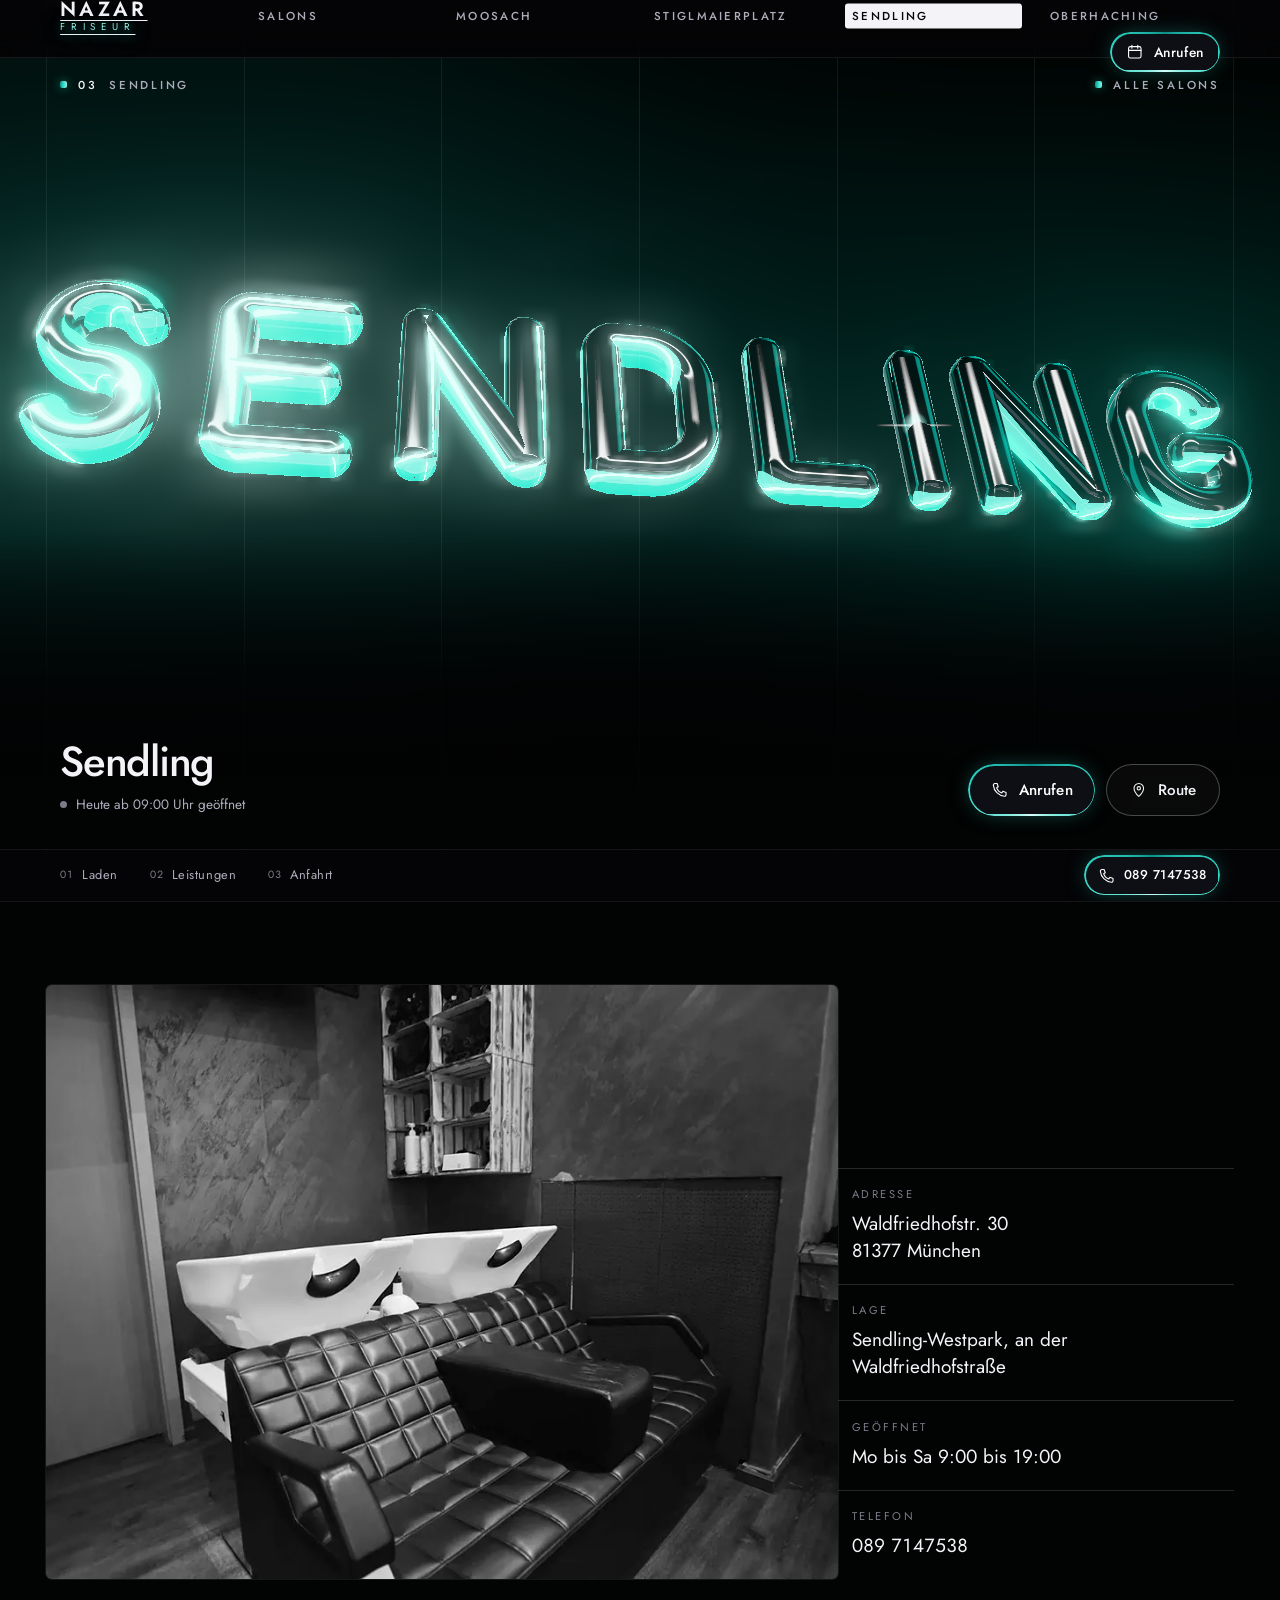
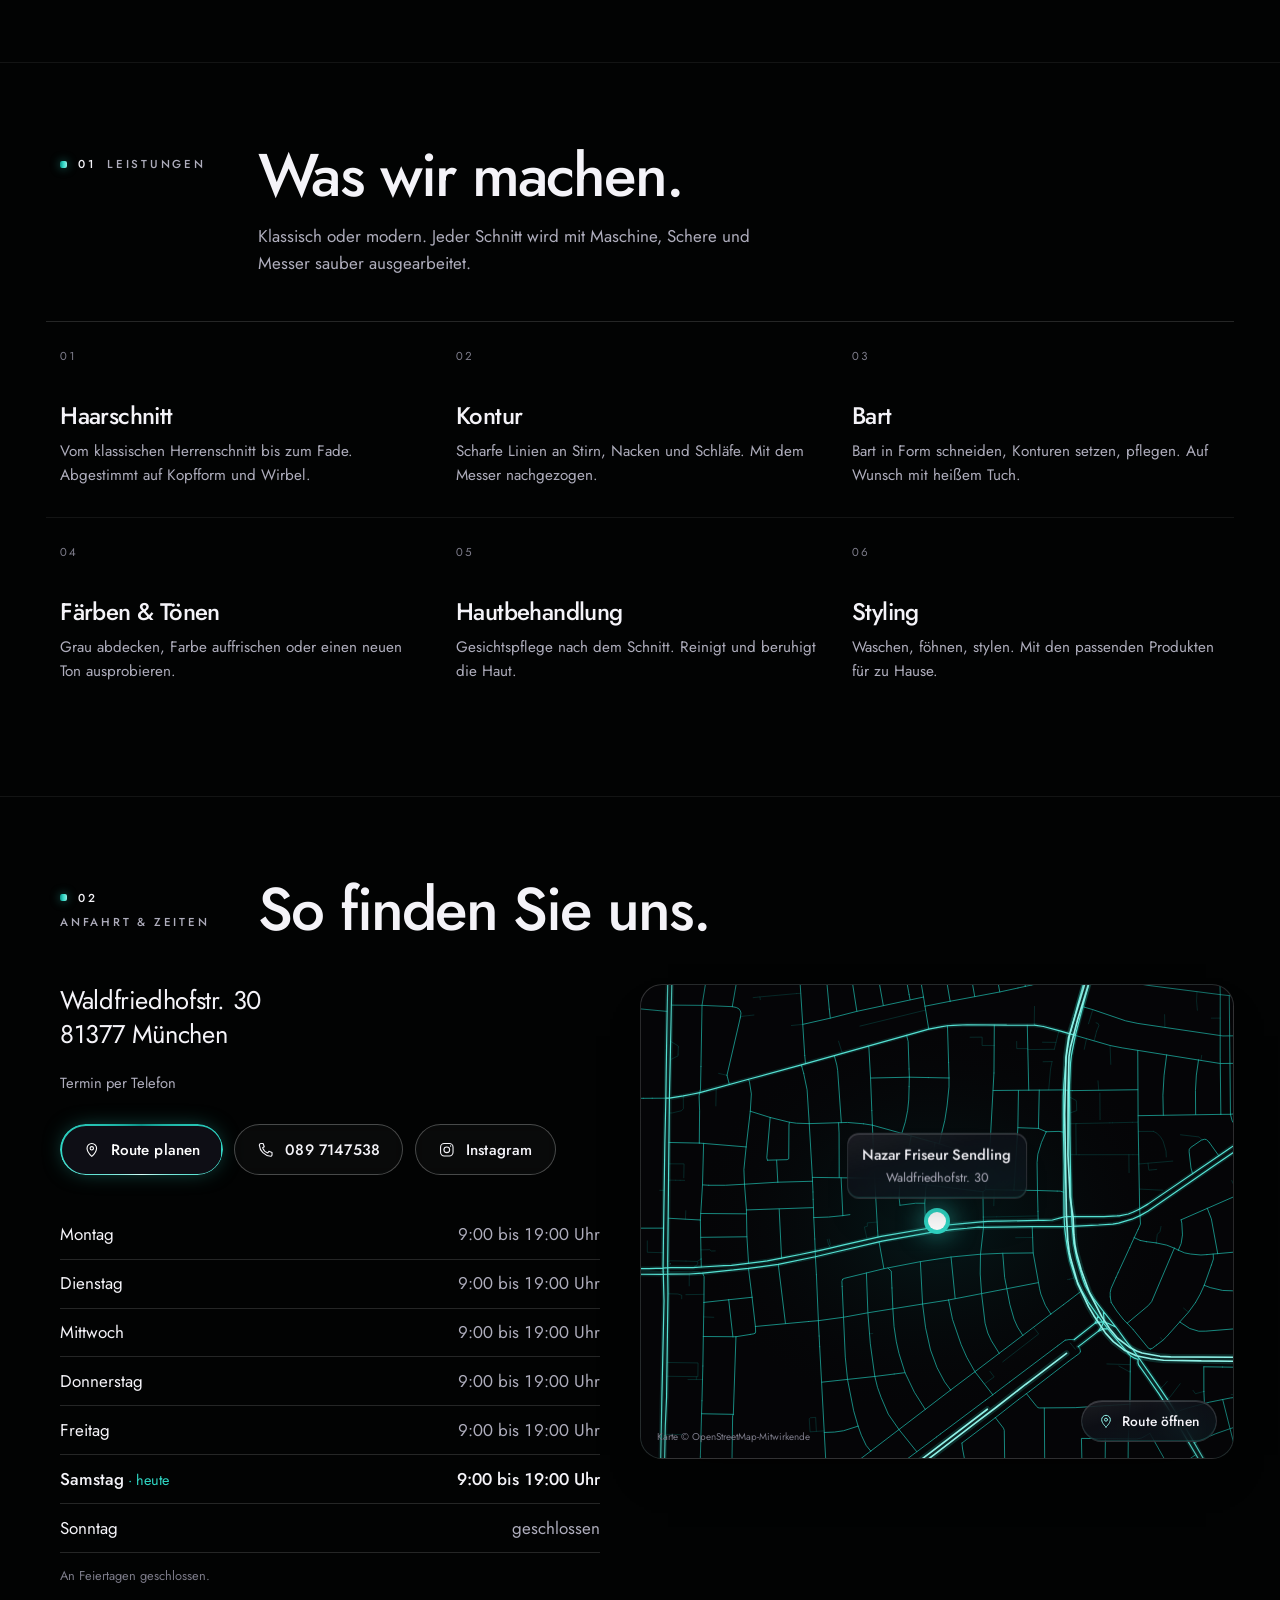
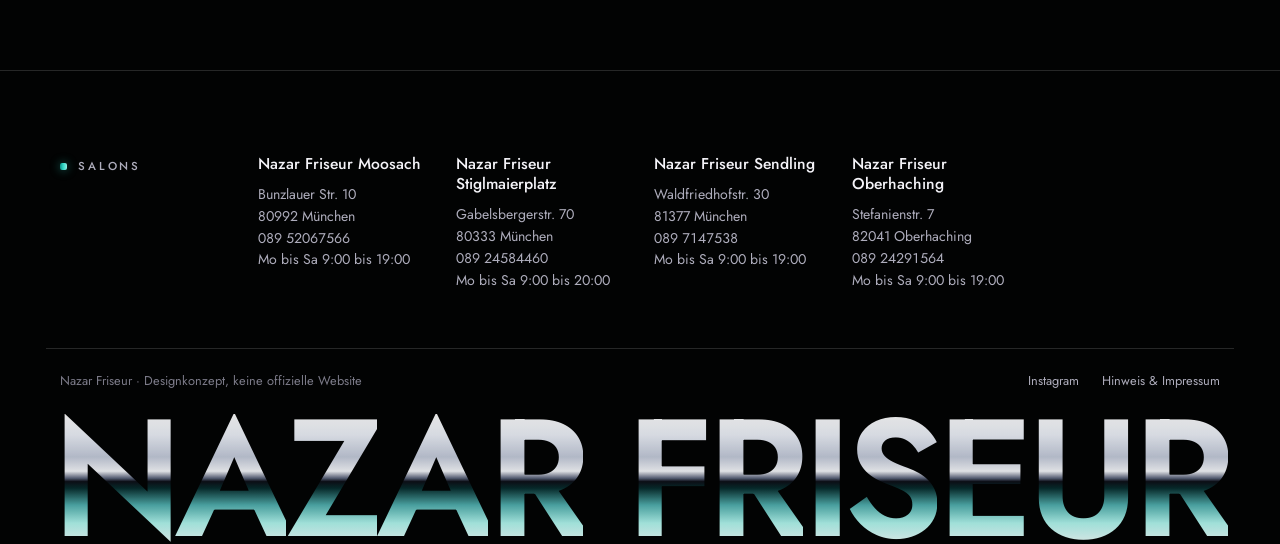
<file: sendling/index.html>
<!doctype html>
<html lang="de" class="js-aus">
<head>
<meta charset="utf-8">
<meta name="viewport" content="width=device-width, initial-scale=1, viewport-fit=cover">
<script>(function(d){try{if(matchMedia('(prefers-reduced-motion: reduce)').matches)return;d.dataset.vorhang='zu';var k='kz-vorhang';if(sessionStorage.getItem(k))d.dataset.vorhangArt='kurz';sessionStorage.setItem(k,'1')}catch(e){}})(document.documentElement)</script>
<title>Nazar Friseur Sendling | Nazar Friseur</title>
<meta name="description" content="Nazar Friseur in Sendling, Waldfriedhofstr. 30. Haarschnitt, Kontur und Bart. Mo bis Sa 9 bis 19 Uhr. Termin per Telefon.">
<meta name="robots" content="noindex, nofollow">
<meta name="theme-color" content="#020303">
<link rel="preload" href="../assets/fonts/jost-latin-wght-normal.woff2" as="font" type="font/woff2" crossorigin>
<link rel="preload" as="image" href="../assets/img/glas-sendling-quer.webp?v=21588f96" fetchpriority="high">
<link rel="stylesheet" href="../assets/css/site.css?v=e63b5745">
<script src="../assets/js/site.js?v=7a826af0" defer></script>
<script type="module" src="../assets/js/glas3d.js?v=74f1c8a8"></script>
<script type="application/ld+json">{"@context":"https://schema.org","@type":"BarberShop","name":"Nazar Friseur Sendling","telephone":"+49897147538","address":{"@type":"PostalAddress","streetAddress":"Waldfriedhofstr. 30","postalCode":"81377","addressLocality":"München","addressCountry":"DE"},"geo":{"@type":"GeoCoordinates","latitude":48.113311,"longitude":11.5121781},"openingHoursSpecification":[{"@type":"OpeningHoursSpecification","dayOfWeek":"Monday","opens":"09:00","closes":"19:00"},{"@type":"OpeningHoursSpecification","dayOfWeek":"Tuesday","opens":"09:00","closes":"19:00"},{"@type":"OpeningHoursSpecification","dayOfWeek":"Wednesday","opens":"09:00","closes":"19:00"},{"@type":"OpeningHoursSpecification","dayOfWeek":"Thursday","opens":"09:00","closes":"19:00"},{"@type":"OpeningHoursSpecification","dayOfWeek":"Friday","opens":"09:00","closes":"19:00"},{"@type":"OpeningHoursSpecification","dayOfWeek":"Saturday","opens":"09:00","closes":"19:00"}]}</script>
</head>
<body>
<div class="vorhang" aria-hidden="true">
  <div class="vorhang-spalten"><i></i><i></i><i></i><i></i><i></i><i></i></div>
  <div class="vorhang-mitte"><span class="wortmarke"><b>NAZAR</b><i>FRISEUR</i></span><span class="vorhang-zahl">000</span></div>
</div>
<a class="sprung" href="#inhalt">Zum Inhalt springen</a>
<div class="raster" aria-hidden="true"></div>
<header class="kopf">
  <div class="huelle kopf-innen">
    <a class="marke" href="../index.html" aria-label="Nazar Friseur, Startseite"><span class="wortmarke"><b>NAZAR</b><i>FRISEUR</i></span></a>
    <nav class="spalten" aria-label="Hauptnavigation"><a href="../index.html#salons">Salons</a><a href="../moosach/">Moosach</a><a href="../stiglmaierplatz/">Stiglmaierplatz</a><a href="../sendling/" aria-current="page">Sendling</a><a href="../oberhaching/">Oberhaching</a></nav>
    <div class="kopf-termin"><a class="knopf knopf-klein" href="tel:+49897147538"><svg class="ico" viewBox="0 0 24 24" fill="none" stroke="currentColor" stroke-width="1.5" stroke-linecap="round" aria-hidden="true"><rect x="3.5" y="5" width="17" height="15.5" rx="2.5"/><path d="M3.5 10h17M8 3v4M16 3v4"/></svg><span>Anrufen</span></a></div>
    <button class="kopf-menue" type="button" popovertarget="menue" aria-label="Menü öffnen"><span></span></button>
  </div>
</header>
<div class="menue" id="menue" popover>
  <button class="menue-zu" type="button" popovertarget="menue" popovertargetaction="hide" aria-label="Menü schließen"><svg viewBox="0 0 24 24" fill="none" stroke="currentColor" stroke-width="1.5" stroke-linecap="round" aria-hidden="true"><path d="M6 6l12 12M18 6 6 18"/></svg></button>
  <nav aria-label="Menü"><ul><li><a href="../index.html#salons">Salons<small>01</small></a></li><li><a href="../moosach/">Moosach<small>02</small></a></li><li><a href="../stiglmaierplatz/">Stiglmaierplatz<small>03</small></a></li><li><a href="../sendling/" aria-current="page">Sendling<small>04</small></a></li><li><a href="../oberhaching/">Oberhaching<small>05</small></a></li><li><a href="../hinweis/">Hinweis<small>06</small></a></li></ul></nav>
  <div class="knoepfe"><a class="knopf" href="tel:+49897147538"><svg class="ico" viewBox="0 0 24 24" fill="none" stroke="currentColor" stroke-width="1.5" stroke-linecap="round" aria-hidden="true"><rect x="3.5" y="5" width="17" height="15.5" rx="2.5"/><path d="M3.5 10h17M8 3v4M16 3v4"/></svg><span>Termin buchen</span></a></div>
</div>
<main id="inhalt">
  <section class="ort-auftakt" data-glas aria-labelledby="ort-titel">
    <div class="glas-buehne">
      <picture class="glas-poster"><source media="(max-aspect-ratio: 19/20)" srcset="../assets/img/glas-sendling-hoch.webp?v=76ccd3e6"><img src="../assets/img/glas-sendling-quer.webp?v=21588f96" alt="" fetchpriority="high"></picture>
      <canvas class="glas-3d" data-zeilen="SENDLING" data-zeilen-hoch="SEND|LING" data-farbe="blau" data-licht="{&quot;blau&quot;:&quot;#12c4b3&quot;,&quot;eis&quot;:&quot;#9ff5ec&quot;,&quot;glas&quot;:&quot;#d2fff8&quot;,&quot;wolken&quot;:[&quot;#0b8f86&quot;,&quot;#2fd6c4&quot;,&quot;#c4fff6&quot;]}" aria-hidden="true"></canvas>
      <div class="huelle glas-raster" aria-hidden="true"><i></i><i></i><i></i><i></i><i></i></div>
      <div class="huelle ort-oben"><p class="etikett"><b>03</b> Sendling</p><p class="etikett ort-zurueck"><a href="../index.html#salons">Alle Salons</a></p></div>
      <div class="huelle ort-unten">
        <div class="ort-text">
          <h1 id="ort-titel"><span class="nur-vorleser">Nazar Friseur Sendling: </span>Sendling</h1>
          <div class="ort-fakten"><p class="stand" data-zeiten="{&quot;1&quot;:[[9,19]],&quot;2&quot;:[[9,19]],&quot;3&quot;:[[9,19]],&quot;4&quot;:[[9,19]],&quot;5&quot;:[[9,19]],&quot;6&quot;:[[9,19]],&quot;0&quot;:[]}">Mo bis Sa 9:00 bis 19:00</p></div>
        </div>
        <div class="knoepfe"><a class="knopf" href="tel:+49897147538"><svg class="ico" viewBox="0 0 24 24" fill="none" stroke="currentColor" stroke-width="1.5" stroke-linejoin="round" aria-hidden="true"><path d="M5.2 3.5h3.1l1.6 4.3-2.2 1.5a11.5 11.5 0 0 0 7 7l1.5-2.2 4.3 1.6v3.1a2 2 0 0 1-2.1 2A16.6 16.6 0 0 1 3.2 5.6a2 2 0 0 1 2-2.1Z"/></svg><span>Anrufen</span></a><a class="knopf-still" href="https://www.google.com/maps/dir/?api=1&destination=Nazar+Friseur%2C+Waldfriedhofstr.+30%2C+81377+M%C3%BCnchen" rel="noopener"><svg class="ico" viewBox="0 0 24 24" fill="none" stroke="currentColor" stroke-width="1.5" stroke-linecap="round" stroke-linejoin="round" aria-hidden="true"><path d="M12 21s-6.5-5.6-6.5-11a6.5 6.5 0 0 1 13 0c0 5.4-6.5 11-6.5 11Z"/><circle cx="12" cy="10" r="2.3"/></svg><span>Route</span></a></div>
      </div>
    </div>
  </section>
  <div class="kapitel-halter"><nav class="huelle kapitel" aria-label="Auf dieser Seite"><a href="#laden"><small>01</small>Laden</a><a href="#leistungen"><small>02</small>Leistungen</a><a href="#anfahrt"><small>03</small>Anfahrt</a><a class="knopf knopf-klein kapitel-termin" href="tel:+49897147538"><svg class="ico" viewBox="0 0 24 24" fill="none" stroke="currentColor" stroke-width="1.5" stroke-linejoin="round" aria-hidden="true"><path d="M5.2 3.5h3.1l1.6 4.3-2.2 1.5a11.5 11.5 0 0 0 7 7l1.5-2.2 4.3 1.6v3.1a2 2 0 0 1-2.1 2A16.6 16.6 0 0 1 3.2 5.6a2 2 0 0 1 2-2.1Z"/></svg><span>089 7147538</span></a></nav></div>

  <section class="ladenfront" id="laden" aria-label="Laden">
    <div class="huelle ladenfront-raster">
      <figure class="front-bild"><img src="../assets/img/lounge-900.webp?v=c36ba4b5" srcset="../assets/img/lounge-900.webp?v=c36ba4b5 900w, ../assets/img/lounge-1440.webp?v=450e4fe2 1440w" sizes="(max-width: 52rem) 92vw, 64vw" alt="Waschplätze und Ledersofa im Salon" loading="eager" decoding="async"></figure>
      <dl class="front-daten"><div><dt>Adresse</dt><dd>Waldfriedhofstr. 30<br>81377 München</dd></div><div><dt>Lage</dt><dd>Sendling-Westpark, an der Waldfriedhofstraße</dd></div><div><dt>Geöffnet</dt><dd>Mo bis Sa 9:00 bis 19:00</dd></div><div><dt>Telefon</dt><dd><a href="tel:+49897147538">089 7147538</a></dd></div></dl>
    </div>
  </section>

  <section class="abschnitt " id="leistungen" aria-labelledby="leistungen-titel">
    <div class="huelle">
      <div class="abschnitt-kopf">
        <p class="etikett"><b>01</b> Leistungen</p>
        <h2 class="titel-m" id="leistungen-titel">Was wir machen.</h2>
        <p>Klassisch oder modern. Jeder Schnitt wird mit Maschine, Schere und Messer sauber ausgearbeitet.</p>
      </div>
      <ul class="haus-liste leistung-raster"><li><span class="nr">01</span><h3>Haarschnitt</h3><p>Vom klassischen Herrenschnitt bis zum Fade. Abgestimmt auf Kopfform und Wirbel.</p></li><li><span class="nr">02</span><h3>Kontur</h3><p>Scharfe Linien an Stirn, Nacken und Schläfe. Mit dem Messer nachgezogen.</p></li><li><span class="nr">03</span><h3>Bart</h3><p>Bart in Form schneiden, Konturen setzen, pflegen. Auf Wunsch mit heißem Tuch.</p></li><li><span class="nr">04</span><h3>Färben &amp; Tönen</h3><p>Grau abdecken, Farbe auffrischen oder einen neuen Ton ausprobieren.</p></li><li><span class="nr">05</span><h3>Hautbehandlung</h3><p>Gesichtspflege nach dem Schnitt. Reinigt und beruhigt die Haut.</p></li><li><span class="nr">06</span><h3>Styling</h3><p>Waschen, föhnen, stylen. Mit den passenden Produkten für zu Hause.</p></li></ul>
    </div>
  </section>


  <section class="abschnitt" id="anfahrt" aria-labelledby="anfahrt-titel">
    <div class="huelle">
      <div class="abschnitt-kopf"><p class="etikett"><b>02</b> Anfahrt &amp; Zeiten</p><h2 class="titel-m" id="anfahrt-titel">So finden Sie uns.</h2></div>
      <div class="anfahrt">
        <div class="anfahrt-text">
          <address>Waldfriedhofstr. 30<br>81377 München</address>
          <p class="anfahrt-hinweis"><span>Termin per Telefon</span></p>
          <div class="knoepfe"><a class="knopf" href="https://www.google.com/maps/dir/?api=1&destination=Nazar+Friseur%2C+Waldfriedhofstr.+30%2C+81377+M%C3%BCnchen" rel="noopener"><svg class="ico" viewBox="0 0 24 24" fill="none" stroke="currentColor" stroke-width="1.5" stroke-linecap="round" stroke-linejoin="round" aria-hidden="true"><path d="M12 21s-6.5-5.6-6.5-11a6.5 6.5 0 0 1 13 0c0 5.4-6.5 11-6.5 11Z"/><circle cx="12" cy="10" r="2.3"/></svg><span>Route planen</span></a><a class="knopf-still" href="tel:+49897147538"><svg class="ico" viewBox="0 0 24 24" fill="none" stroke="currentColor" stroke-width="1.5" stroke-linejoin="round" aria-hidden="true"><path d="M5.2 3.5h3.1l1.6 4.3-2.2 1.5a11.5 11.5 0 0 0 7 7l1.5-2.2 4.3 1.6v3.1a2 2 0 0 1-2.1 2A16.6 16.6 0 0 1 3.2 5.6a2 2 0 0 1 2-2.1Z"/></svg><span>089 7147538</span></a><a class="knopf-still" href="https://www.instagram.com/nazar_friseur_sendling1/" rel="noopener"><svg class="ico" viewBox="0 0 24 24" fill="none" stroke="currentColor" stroke-width="1.5" aria-hidden="true"><rect x="3.5" y="3.5" width="17" height="17" rx="5"/><circle cx="12" cy="12" r="3.9"/><circle cx="17.2" cy="6.8" r=".9" fill="currentColor" stroke="none"/></svg><span>Instagram</span></a></div>
          <table class="zeiten"><caption class="nur-vorleser">Öffnungszeiten Nazar Friseur Sendling</caption><tbody><tr data-tag="1"><th scope="row">Montag</th><td>9:00 bis 19:00 Uhr</td></tr><tr data-tag="2"><th scope="row">Dienstag</th><td>9:00 bis 19:00 Uhr</td></tr><tr data-tag="3"><th scope="row">Mittwoch</th><td>9:00 bis 19:00 Uhr</td></tr><tr data-tag="4"><th scope="row">Donnerstag</th><td>9:00 bis 19:00 Uhr</td></tr><tr data-tag="5"><th scope="row">Freitag</th><td>9:00 bis 19:00 Uhr</td></tr><tr data-tag="6"><th scope="row">Samstag</th><td>9:00 bis 19:00 Uhr</td></tr><tr data-tag="0"><th scope="row">Sonntag</th><td>geschlossen</td></tr></tbody></table>
        <p class="zeiten-hinweis">An Feiertagen geschlossen.</p>
        </div>
        <a class="stadtplan" href="https://www.google.com/maps/dir/?api=1&destination=Nazar+Friseur%2C+Waldfriedhofstr.+30%2C+81377+M%C3%BCnchen" rel="noopener" aria-label="Route zu Nazar Friseur Sendling in Google Maps öffnen">
          <img src="../assets/karten/sendling.svg?v=d5e74e29" alt="" loading="lazy" decoding="async">
          <span class="plan-nadel" style="left:50%;top:50%" aria-hidden="true"><i></i></span>
          <span class="plan-schild" style="left:50%;top:50%"><b>Nazar Friseur Sendling</b>Waldfriedhofstr. 30</span>
          <span class="plan-route"><svg class="ico" viewBox="0 0 24 24" fill="none" stroke="currentColor" stroke-width="1.5" stroke-linecap="round" stroke-linejoin="round" aria-hidden="true"><path d="M12 21s-6.5-5.6-6.5-11a6.5 6.5 0 0 1 13 0c0 5.4-6.5 11-6.5 11Z"/><circle cx="12" cy="10" r="2.3"/></svg><span>Route öffnen</span></span>
          <small class="plan-quelle">Karte © OpenStreetMap-Mitwirkende</small>
        </a>
      </div>
    </div>
  </section>
</main>
<nav class="aktion versteckt" style="--n:2" aria-label="Schnellzugriff"><a class="haupt" href="tel:+49897147538"><svg class="ico" viewBox="0 0 24 24" fill="none" stroke="currentColor" stroke-width="1.5" stroke-linejoin="round" aria-hidden="true"><path d="M5.2 3.5h3.1l1.6 4.3-2.2 1.5a11.5 11.5 0 0 0 7 7l1.5-2.2 4.3 1.6v3.1a2 2 0 0 1-2.1 2A16.6 16.6 0 0 1 3.2 5.6a2 2 0 0 1 2-2.1Z"/></svg><span>Anrufen</span></a><a href="https://www.google.com/maps/dir/?api=1&destination=Nazar+Friseur%2C+Waldfriedhofstr.+30%2C+81377+M%C3%BCnchen" rel="noopener"><svg class="ico" viewBox="0 0 24 24" fill="none" stroke="currentColor" stroke-width="1.5" stroke-linecap="round" stroke-linejoin="round" aria-hidden="true"><path d="M12 21s-6.5-5.6-6.5-11a6.5 6.5 0 0 1 13 0c0 5.4-6.5 11-6.5 11Z"/><circle cx="12" cy="10" r="2.3"/></svg><span>Route</span></a></nav>
<dialog class="gross" id="gross" aria-label="Bild groß">
  <figure style="margin:0"><figcaption></figcaption></figure>
  <button class="gross-zu" type="button" aria-label="Schließen"><svg viewBox="0 0 24 24" fill="none" stroke="currentColor" stroke-width="1.5" stroke-linecap="round" aria-hidden="true"><path d="M6 6l12 12M18 6 6 18"/></svg></button>
  <button class="gross-knopf gross-zurueck" type="button" aria-label="Vorheriges Bild"><svg viewBox="0 0 24 24" fill="none" stroke="currentColor" stroke-width="1.5" stroke-linecap="round" stroke-linejoin="round" aria-hidden="true"><path d="M15 5l-7 7 7 7"/></svg></button>
  <button class="gross-knopf gross-vor" type="button" aria-label="Nächstes Bild"><svg viewBox="0 0 24 24" fill="none" stroke="currentColor" stroke-width="1.5" stroke-linecap="round" stroke-linejoin="round" aria-hidden="true"><path d="M9 5l7 7-7 7"/></svg></button>
</dialog>
<footer class="fuss">
  <div class="huelle">
    <ul class="fuss-orte"><li class="fuss-etikett"><span class="etikett">Salons</span></li><li><h3><a href="../moosach/">Nazar Friseur Moosach</a></h3><address>Bunzlauer Str. 10<br>80992 München</address>
<p><a class="tel" href="tel:+498952067566">089 52067566</a><br>Mo bis Sa 9:00 bis 19:00</p></li><li><h3><a href="../stiglmaierplatz/">Nazar Friseur Stiglmaierplatz</a></h3><address>Gabelsbergerstr. 70<br>80333 München</address>
<p><a class="tel" href="tel:+498924584460">089 24584460</a><br>Mo bis Sa 9:00 bis 20:00</p></li><li><h3><a href="../sendling/">Nazar Friseur Sendling</a></h3><address>Waldfriedhofstr. 30<br>81377 München</address>
<p><a class="tel" href="tel:+49897147538">089 7147538</a><br>Mo bis Sa 9:00 bis 19:00</p></li><li><h3><a href="../oberhaching/">Nazar Friseur Oberhaching</a></h3><address>Stefanienstr. 7<br>82041 Oberhaching</address>
<p><a class="tel" href="tel:+498924291564">089 24291564</a><br>Mo bis Sa 9:00 bis 19:00</p></li></ul>
    <div class="fuss-unten">
      <span>Nazar Friseur · Designkonzept, keine offizielle Website</span>
      <ul><li><a href="https://www.instagram.com/nazar_friseur_moosach/" rel="noopener">Instagram</a></li><li><a href="../hinweis/">Hinweis &amp; Impressum</a></li></ul>
    </div>
    <p class="riesen marke-text passend" aria-hidden="true"><span class="w"><span class="b chrom" style="--b:0">N</span><span class="b chrom" style="--b:1">a</span><span class="b chrom" style="--b:2">z</span><span class="b chrom" style="--b:3">a</span><span class="b chrom" style="--b:4">r</span></span> <span class="w"><span class="b chrom" style="--b:5">F</span><span class="b chrom" style="--b:6">r</span><span class="b chrom" style="--b:7">i</span><span class="b chrom" style="--b:8">s</span><span class="b chrom" style="--b:9">e</span><span class="b chrom" style="--b:10">u</span><span class="b chrom" style="--b:11">r</span></span></p>
  </div>
</footer>
</body>
</html>
</file>
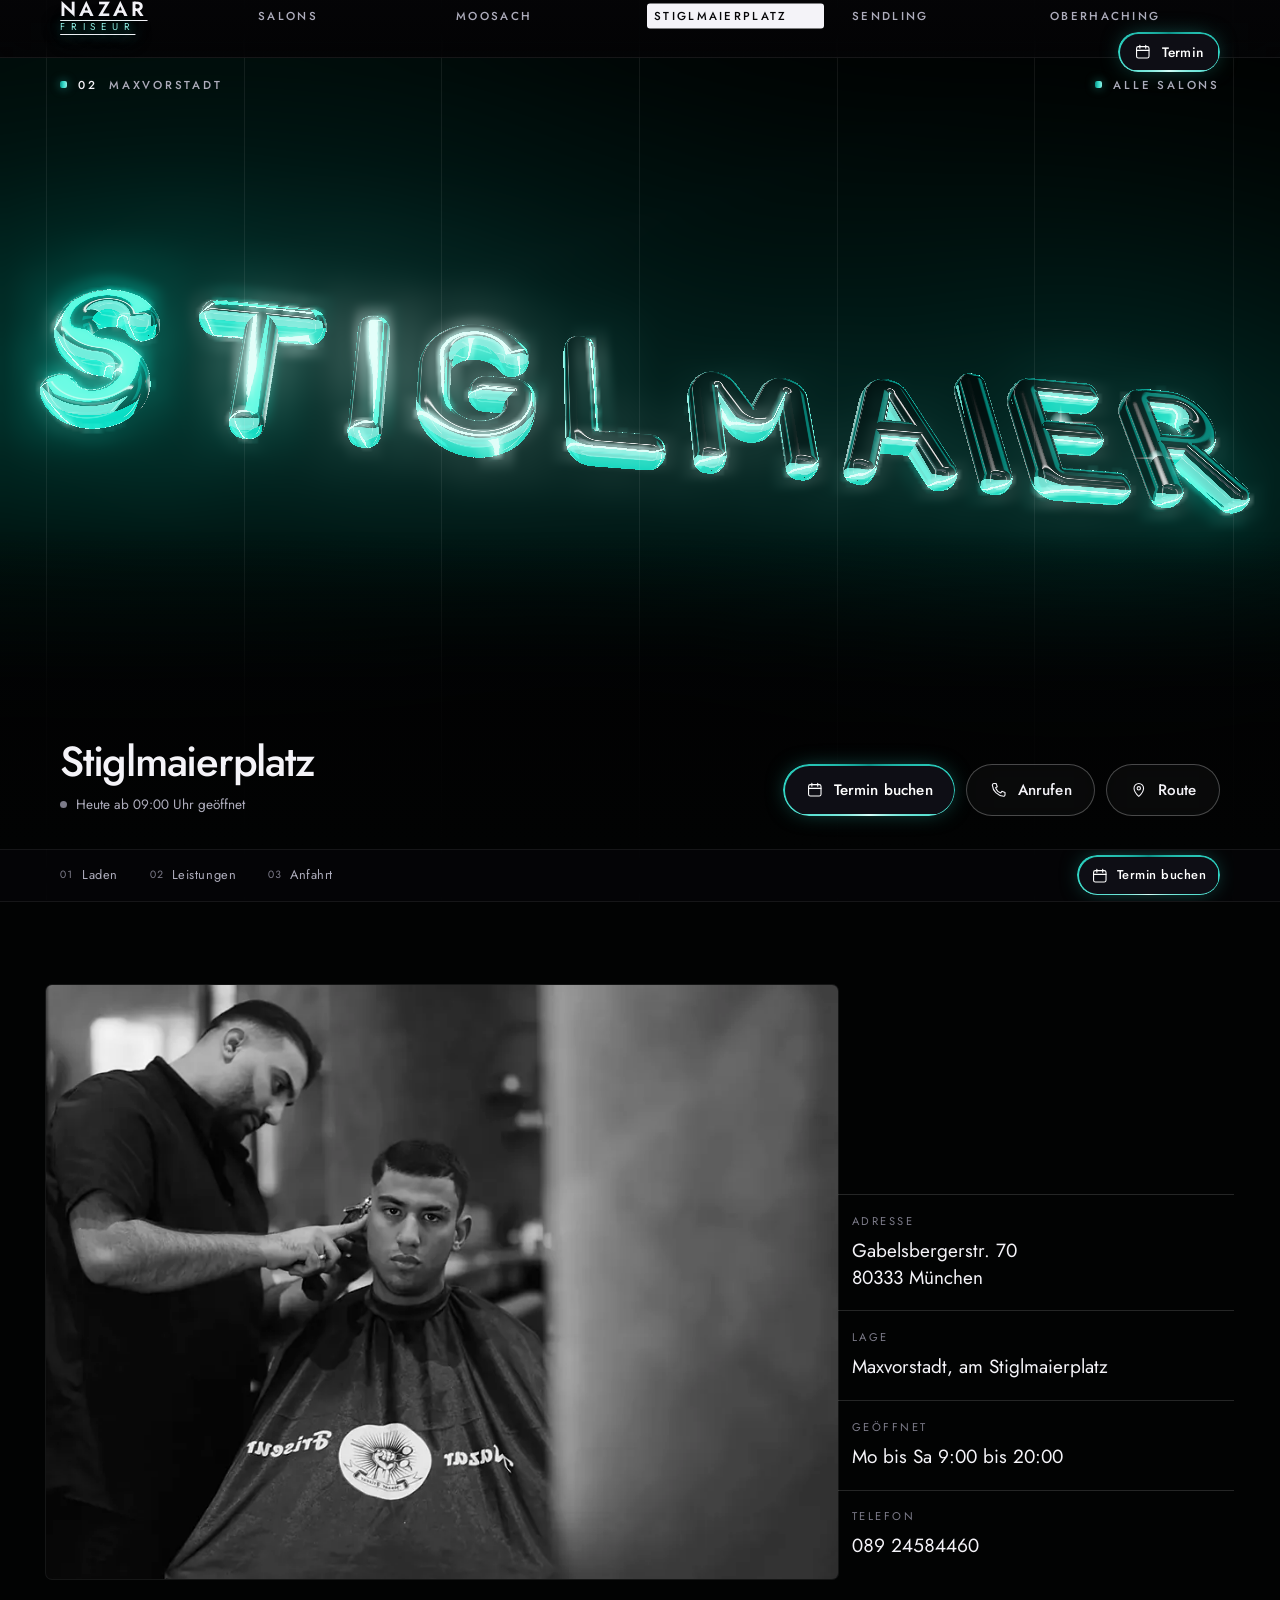
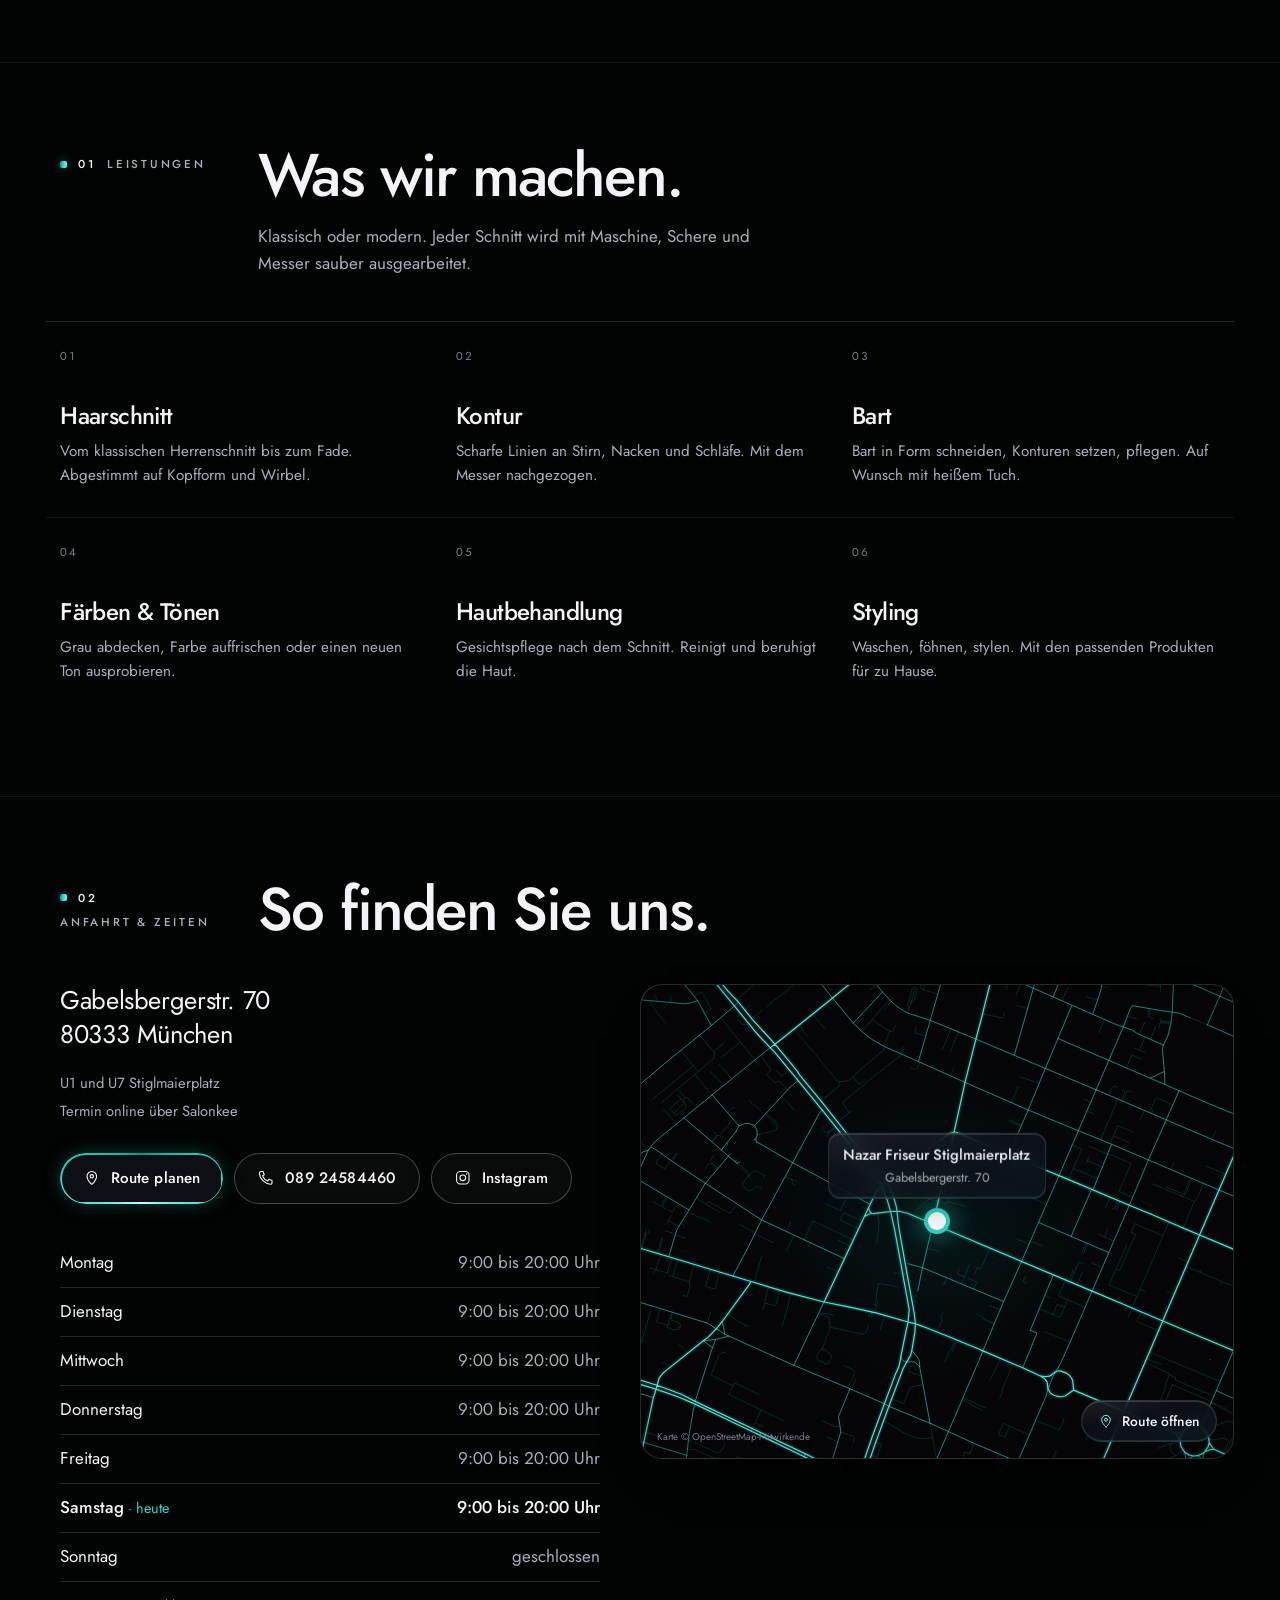
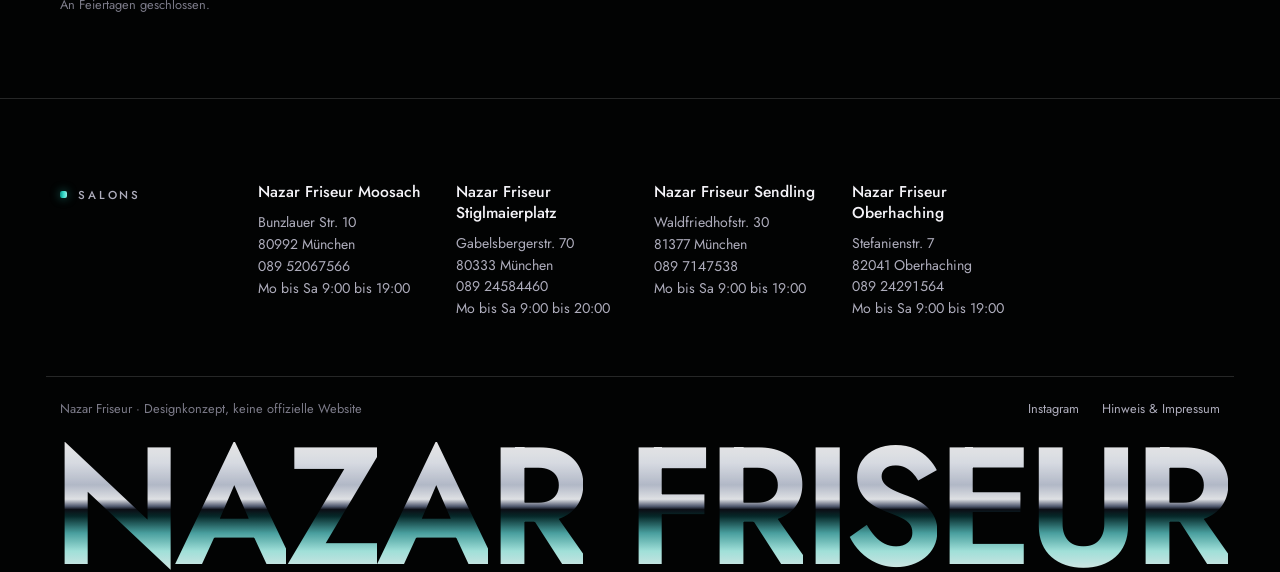
<file: stiglmaierplatz/index.html>
<!doctype html>
<html lang="de" class="js-aus">
<head>
<meta charset="utf-8">
<meta name="viewport" content="width=device-width, initial-scale=1, viewport-fit=cover">
<script>(function(d){try{if(matchMedia('(prefers-reduced-motion: reduce)').matches)return;d.dataset.vorhang='zu';var k='kz-vorhang';if(sessionStorage.getItem(k))d.dataset.vorhangArt='kurz';sessionStorage.setItem(k,'1')}catch(e){}})(document.documentElement)</script>
<title>Nazar Friseur Stiglmaierplatz | Nazar Friseur</title>
<meta name="description" content="Nazar Friseur am Stiglmaierplatz, Gabelsbergerstr. 70. Haarschnitt, Kontur und Bart. Mo bis Sa 9 bis 20 Uhr. Termin online über Salonkee.">
<meta name="robots" content="noindex, nofollow">
<meta name="theme-color" content="#020303">
<link rel="preload" href="../assets/fonts/jost-latin-wght-normal.woff2" as="font" type="font/woff2" crossorigin>
<link rel="preload" as="image" href="../assets/img/glas-stiglmaierplatz-quer.webp?v=5f1fee97" fetchpriority="high">
<link rel="stylesheet" href="../assets/css/site.css?v=e63b5745">
<script src="../assets/js/site.js?v=7a826af0" defer></script>
<script type="module" src="../assets/js/glas3d.js?v=74f1c8a8"></script>
<script type="application/ld+json">{"@context":"https://schema.org","@type":"BarberShop","name":"Nazar Friseur Stiglmaierplatz","telephone":"+498924584460","address":{"@type":"PostalAddress","streetAddress":"Gabelsbergerstr. 70","postalCode":"80333","addressLocality":"München","addressCountry":"DE"},"geo":{"@type":"GeoCoordinates","latitude":48.1500153,"longitude":11.5597931},"openingHoursSpecification":[{"@type":"OpeningHoursSpecification","dayOfWeek":"Monday","opens":"09:00","closes":"20:00"},{"@type":"OpeningHoursSpecification","dayOfWeek":"Tuesday","opens":"09:00","closes":"20:00"},{"@type":"OpeningHoursSpecification","dayOfWeek":"Wednesday","opens":"09:00","closes":"20:00"},{"@type":"OpeningHoursSpecification","dayOfWeek":"Thursday","opens":"09:00","closes":"20:00"},{"@type":"OpeningHoursSpecification","dayOfWeek":"Friday","opens":"09:00","closes":"20:00"},{"@type":"OpeningHoursSpecification","dayOfWeek":"Saturday","opens":"09:00","closes":"20:00"}]}</script>
</head>
<body>
<div class="vorhang" aria-hidden="true">
  <div class="vorhang-spalten"><i></i><i></i><i></i><i></i><i></i><i></i></div>
  <div class="vorhang-mitte"><span class="wortmarke"><b>NAZAR</b><i>FRISEUR</i></span><span class="vorhang-zahl">000</span></div>
</div>
<a class="sprung" href="#inhalt">Zum Inhalt springen</a>
<div class="raster" aria-hidden="true"></div>
<header class="kopf">
  <div class="huelle kopf-innen">
    <a class="marke" href="../index.html" aria-label="Nazar Friseur, Startseite"><span class="wortmarke"><b>NAZAR</b><i>FRISEUR</i></span></a>
    <nav class="spalten" aria-label="Hauptnavigation"><a href="../index.html#salons">Salons</a><a href="../moosach/">Moosach</a><a href="../stiglmaierplatz/" aria-current="page">Stiglmaierplatz</a><a href="../sendling/">Sendling</a><a href="../oberhaching/">Oberhaching</a></nav>
    <div class="kopf-termin"><a class="knopf knopf-klein" href="https://salonkee.de/salon/nazar-friseur-stiglmaierplatz" rel="noopener"><svg class="ico" viewBox="0 0 24 24" fill="none" stroke="currentColor" stroke-width="1.5" stroke-linecap="round" aria-hidden="true"><rect x="3.5" y="5" width="17" height="15.5" rx="2.5"/><path d="M3.5 10h17M8 3v4M16 3v4"/></svg><span>Termin</span></a></div>
    <button class="kopf-menue" type="button" popovertarget="menue" aria-label="Menü öffnen"><span></span></button>
  </div>
</header>
<div class="menue" id="menue" popover>
  <button class="menue-zu" type="button" popovertarget="menue" popovertargetaction="hide" aria-label="Menü schließen"><svg viewBox="0 0 24 24" fill="none" stroke="currentColor" stroke-width="1.5" stroke-linecap="round" aria-hidden="true"><path d="M6 6l12 12M18 6 6 18"/></svg></button>
  <nav aria-label="Menü"><ul><li><a href="../index.html#salons">Salons<small>01</small></a></li><li><a href="../moosach/">Moosach<small>02</small></a></li><li><a href="../stiglmaierplatz/" aria-current="page">Stiglmaierplatz<small>03</small></a></li><li><a href="../sendling/">Sendling<small>04</small></a></li><li><a href="../oberhaching/">Oberhaching<small>05</small></a></li><li><a href="../hinweis/">Hinweis<small>06</small></a></li></ul></nav>
  <div class="knoepfe"><a class="knopf" href="https://salonkee.de/salon/nazar-friseur-stiglmaierplatz" rel="noopener"><svg class="ico" viewBox="0 0 24 24" fill="none" stroke="currentColor" stroke-width="1.5" stroke-linecap="round" aria-hidden="true"><rect x="3.5" y="5" width="17" height="15.5" rx="2.5"/><path d="M3.5 10h17M8 3v4M16 3v4"/></svg><span>Termin buchen</span></a></div>
</div>
<main id="inhalt">
  <section class="ort-auftakt" data-glas aria-labelledby="ort-titel">
    <div class="glas-buehne">
      <picture class="glas-poster"><source media="(max-aspect-ratio: 19/20)" srcset="../assets/img/glas-stiglmaierplatz-hoch.webp?v=e90e6606"><img src="../assets/img/glas-stiglmaierplatz-quer.webp?v=5f1fee97" alt="" fetchpriority="high"></picture>
      <canvas class="glas-3d" data-zeilen="STIGLMAIER" data-zeilen-hoch="STIGL|MAIER" data-farbe="blau" data-licht="{&quot;blau&quot;:&quot;#12c4b3&quot;,&quot;eis&quot;:&quot;#9ff5ec&quot;,&quot;glas&quot;:&quot;#d2fff8&quot;,&quot;wolken&quot;:[&quot;#0b8f86&quot;,&quot;#2fd6c4&quot;,&quot;#c4fff6&quot;]}" aria-hidden="true"></canvas>
      <div class="huelle glas-raster" aria-hidden="true"><i></i><i></i><i></i><i></i><i></i></div>
      <div class="huelle ort-oben"><p class="etikett"><b>02</b> Maxvorstadt</p><p class="etikett ort-zurueck"><a href="../index.html#salons">Alle Salons</a></p></div>
      <div class="huelle ort-unten">
        <div class="ort-text">
          <h1 id="ort-titel"><span class="nur-vorleser">Nazar Friseur Stiglmaierplatz: </span>Stiglmaierplatz</h1>
          <div class="ort-fakten"><p class="stand" data-zeiten="{&quot;1&quot;:[[9,20]],&quot;2&quot;:[[9,20]],&quot;3&quot;:[[9,20]],&quot;4&quot;:[[9,20]],&quot;5&quot;:[[9,20]],&quot;6&quot;:[[9,20]],&quot;0&quot;:[]}">Mo bis Sa 9:00 bis 20:00</p></div>
        </div>
        <div class="knoepfe"><a class="knopf" href="https://salonkee.de/salon/nazar-friseur-stiglmaierplatz" rel="noopener"><svg class="ico" viewBox="0 0 24 24" fill="none" stroke="currentColor" stroke-width="1.5" stroke-linecap="round" aria-hidden="true"><rect x="3.5" y="5" width="17" height="15.5" rx="2.5"/><path d="M3.5 10h17M8 3v4M16 3v4"/></svg><span>Termin buchen</span></a><a class="knopf-still" href="tel:+498924584460"><svg class="ico" viewBox="0 0 24 24" fill="none" stroke="currentColor" stroke-width="1.5" stroke-linejoin="round" aria-hidden="true"><path d="M5.2 3.5h3.1l1.6 4.3-2.2 1.5a11.5 11.5 0 0 0 7 7l1.5-2.2 4.3 1.6v3.1a2 2 0 0 1-2.1 2A16.6 16.6 0 0 1 3.2 5.6a2 2 0 0 1 2-2.1Z"/></svg><span>Anrufen</span></a><a class="knopf-still" href="https://www.google.com/maps/dir/?api=1&destination=Nazar+Friseur%2C+Gabelsbergerstr.+70%2C+80333+M%C3%BCnchen" rel="noopener"><svg class="ico" viewBox="0 0 24 24" fill="none" stroke="currentColor" stroke-width="1.5" stroke-linecap="round" stroke-linejoin="round" aria-hidden="true"><path d="M12 21s-6.5-5.6-6.5-11a6.5 6.5 0 0 1 13 0c0 5.4-6.5 11-6.5 11Z"/><circle cx="12" cy="10" r="2.3"/></svg><span>Route</span></a></div>
      </div>
    </div>
  </section>
  <div class="kapitel-halter"><nav class="huelle kapitel" aria-label="Auf dieser Seite"><a href="#laden"><small>01</small>Laden</a><a href="#leistungen"><small>02</small>Leistungen</a><a href="#anfahrt"><small>03</small>Anfahrt</a><a class="knopf knopf-klein kapitel-termin" href="https://salonkee.de/salon/nazar-friseur-stiglmaierplatz" rel="noopener"><svg class="ico" viewBox="0 0 24 24" fill="none" stroke="currentColor" stroke-width="1.5" stroke-linecap="round" aria-hidden="true"><rect x="3.5" y="5" width="17" height="15.5" rx="2.5"/><path d="M3.5 10h17M8 3v4M16 3v4"/></svg><span>Termin buchen</span></a></nav></div>

  <section class="ladenfront" id="laden" aria-label="Laden">
    <div class="huelle ladenfront-raster">
      <figure class="front-bild"><img src="../assets/img/schnitt-900.webp?v=5d697e0d" srcset="../assets/img/schnitt-900.webp?v=5d697e0d 900w, ../assets/img/schnitt-1440.webp?v=6220086f 1440w" sizes="(max-width: 52rem) 92vw, 64vw" alt="Barbier schneidet einem Kunden die Haare" loading="eager" decoding="async"></figure>
      <dl class="front-daten"><div><dt>Adresse</dt><dd>Gabelsbergerstr. 70<br>80333 München</dd></div><div><dt>Lage</dt><dd>Maxvorstadt, am Stiglmaierplatz</dd></div><div><dt>Geöffnet</dt><dd>Mo bis Sa 9:00 bis 20:00</dd></div><div><dt>Telefon</dt><dd><a href="tel:+498924584460">089 24584460</a></dd></div></dl>
    </div>
  </section>

  <section class="abschnitt " id="leistungen" aria-labelledby="leistungen-titel">
    <div class="huelle">
      <div class="abschnitt-kopf">
        <p class="etikett"><b>01</b> Leistungen</p>
        <h2 class="titel-m" id="leistungen-titel">Was wir machen.</h2>
        <p>Klassisch oder modern. Jeder Schnitt wird mit Maschine, Schere und Messer sauber ausgearbeitet.</p>
      </div>
      <ul class="haus-liste leistung-raster"><li><span class="nr">01</span><h3>Haarschnitt</h3><p>Vom klassischen Herrenschnitt bis zum Fade. Abgestimmt auf Kopfform und Wirbel.</p></li><li><span class="nr">02</span><h3>Kontur</h3><p>Scharfe Linien an Stirn, Nacken und Schläfe. Mit dem Messer nachgezogen.</p></li><li><span class="nr">03</span><h3>Bart</h3><p>Bart in Form schneiden, Konturen setzen, pflegen. Auf Wunsch mit heißem Tuch.</p></li><li><span class="nr">04</span><h3>Färben &amp; Tönen</h3><p>Grau abdecken, Farbe auffrischen oder einen neuen Ton ausprobieren.</p></li><li><span class="nr">05</span><h3>Hautbehandlung</h3><p>Gesichtspflege nach dem Schnitt. Reinigt und beruhigt die Haut.</p></li><li><span class="nr">06</span><h3>Styling</h3><p>Waschen, föhnen, stylen. Mit den passenden Produkten für zu Hause.</p></li></ul>
    </div>
  </section>


  <section class="abschnitt" id="anfahrt" aria-labelledby="anfahrt-titel">
    <div class="huelle">
      <div class="abschnitt-kopf"><p class="etikett"><b>02</b> Anfahrt &amp; Zeiten</p><h2 class="titel-m" id="anfahrt-titel">So finden Sie uns.</h2></div>
      <div class="anfahrt">
        <div class="anfahrt-text">
          <address>Gabelsbergerstr. 70<br>80333 München</address>
          <p class="anfahrt-hinweis"><span>U1 und U7 Stiglmaierplatz</span><span>Termin online über Salonkee</span></p>
          <div class="knoepfe"><a class="knopf" href="https://www.google.com/maps/dir/?api=1&destination=Nazar+Friseur%2C+Gabelsbergerstr.+70%2C+80333+M%C3%BCnchen" rel="noopener"><svg class="ico" viewBox="0 0 24 24" fill="none" stroke="currentColor" stroke-width="1.5" stroke-linecap="round" stroke-linejoin="round" aria-hidden="true"><path d="M12 21s-6.5-5.6-6.5-11a6.5 6.5 0 0 1 13 0c0 5.4-6.5 11-6.5 11Z"/><circle cx="12" cy="10" r="2.3"/></svg><span>Route planen</span></a><a class="knopf-still" href="tel:+498924584460"><svg class="ico" viewBox="0 0 24 24" fill="none" stroke="currentColor" stroke-width="1.5" stroke-linejoin="round" aria-hidden="true"><path d="M5.2 3.5h3.1l1.6 4.3-2.2 1.5a11.5 11.5 0 0 0 7 7l1.5-2.2 4.3 1.6v3.1a2 2 0 0 1-2.1 2A16.6 16.6 0 0 1 3.2 5.6a2 2 0 0 1 2-2.1Z"/></svg><span>089 24584460</span></a><a class="knopf-still" href="https://www.instagram.com/nazar_friseur_stiglmaierplatz/" rel="noopener"><svg class="ico" viewBox="0 0 24 24" fill="none" stroke="currentColor" stroke-width="1.5" aria-hidden="true"><rect x="3.5" y="3.5" width="17" height="17" rx="5"/><circle cx="12" cy="12" r="3.9"/><circle cx="17.2" cy="6.8" r=".9" fill="currentColor" stroke="none"/></svg><span>Instagram</span></a></div>
          <table class="zeiten"><caption class="nur-vorleser">Öffnungszeiten Nazar Friseur Stiglmaierplatz</caption><tbody><tr data-tag="1"><th scope="row">Montag</th><td>9:00 bis 20:00 Uhr</td></tr><tr data-tag="2"><th scope="row">Dienstag</th><td>9:00 bis 20:00 Uhr</td></tr><tr data-tag="3"><th scope="row">Mittwoch</th><td>9:00 bis 20:00 Uhr</td></tr><tr data-tag="4"><th scope="row">Donnerstag</th><td>9:00 bis 20:00 Uhr</td></tr><tr data-tag="5"><th scope="row">Freitag</th><td>9:00 bis 20:00 Uhr</td></tr><tr data-tag="6"><th scope="row">Samstag</th><td>9:00 bis 20:00 Uhr</td></tr><tr data-tag="0"><th scope="row">Sonntag</th><td>geschlossen</td></tr></tbody></table>
        <p class="zeiten-hinweis">An Feiertagen geschlossen.</p>
        </div>
        <a class="stadtplan" href="https://www.google.com/maps/dir/?api=1&destination=Nazar+Friseur%2C+Gabelsbergerstr.+70%2C+80333+M%C3%BCnchen" rel="noopener" aria-label="Route zu Nazar Friseur Stiglmaierplatz in Google Maps öffnen">
          <img src="../assets/karten/stiglmaierplatz.svg?v=27bcddf6" alt="" loading="lazy" decoding="async">
          <span class="plan-nadel" style="left:50%;top:50%" aria-hidden="true"><i></i></span>
          <span class="plan-schild" style="left:50%;top:50%"><b>Nazar Friseur Stiglmaierplatz</b>Gabelsbergerstr. 70</span>
          <span class="plan-route"><svg class="ico" viewBox="0 0 24 24" fill="none" stroke="currentColor" stroke-width="1.5" stroke-linecap="round" stroke-linejoin="round" aria-hidden="true"><path d="M12 21s-6.5-5.6-6.5-11a6.5 6.5 0 0 1 13 0c0 5.4-6.5 11-6.5 11Z"/><circle cx="12" cy="10" r="2.3"/></svg><span>Route öffnen</span></span>
          <small class="plan-quelle">Karte © OpenStreetMap-Mitwirkende</small>
        </a>
      </div>
    </div>
  </section>
</main>
<nav class="aktion versteckt" style="--n:3" aria-label="Schnellzugriff"><a class="haupt" href="https://salonkee.de/salon/nazar-friseur-stiglmaierplatz" rel="noopener"><svg class="ico" viewBox="0 0 24 24" fill="none" stroke="currentColor" stroke-width="1.5" stroke-linecap="round" aria-hidden="true"><rect x="3.5" y="5" width="17" height="15.5" rx="2.5"/><path d="M3.5 10h17M8 3v4M16 3v4"/></svg><span>Buchen</span></a><a href="tel:+498924584460"><svg class="ico" viewBox="0 0 24 24" fill="none" stroke="currentColor" stroke-width="1.5" stroke-linejoin="round" aria-hidden="true"><path d="M5.2 3.5h3.1l1.6 4.3-2.2 1.5a11.5 11.5 0 0 0 7 7l1.5-2.2 4.3 1.6v3.1a2 2 0 0 1-2.1 2A16.6 16.6 0 0 1 3.2 5.6a2 2 0 0 1 2-2.1Z"/></svg><span>Anrufen</span></a><a href="https://www.google.com/maps/dir/?api=1&destination=Nazar+Friseur%2C+Gabelsbergerstr.+70%2C+80333+M%C3%BCnchen" rel="noopener"><svg class="ico" viewBox="0 0 24 24" fill="none" stroke="currentColor" stroke-width="1.5" stroke-linecap="round" stroke-linejoin="round" aria-hidden="true"><path d="M12 21s-6.5-5.6-6.5-11a6.5 6.5 0 0 1 13 0c0 5.4-6.5 11-6.5 11Z"/><circle cx="12" cy="10" r="2.3"/></svg><span>Route</span></a></nav>
<dialog class="gross" id="gross" aria-label="Bild groß">
  <figure style="margin:0"><figcaption></figcaption></figure>
  <button class="gross-zu" type="button" aria-label="Schließen"><svg viewBox="0 0 24 24" fill="none" stroke="currentColor" stroke-width="1.5" stroke-linecap="round" aria-hidden="true"><path d="M6 6l12 12M18 6 6 18"/></svg></button>
  <button class="gross-knopf gross-zurueck" type="button" aria-label="Vorheriges Bild"><svg viewBox="0 0 24 24" fill="none" stroke="currentColor" stroke-width="1.5" stroke-linecap="round" stroke-linejoin="round" aria-hidden="true"><path d="M15 5l-7 7 7 7"/></svg></button>
  <button class="gross-knopf gross-vor" type="button" aria-label="Nächstes Bild"><svg viewBox="0 0 24 24" fill="none" stroke="currentColor" stroke-width="1.5" stroke-linecap="round" stroke-linejoin="round" aria-hidden="true"><path d="M9 5l7 7-7 7"/></svg></button>
</dialog>
<footer class="fuss">
  <div class="huelle">
    <ul class="fuss-orte"><li class="fuss-etikett"><span class="etikett">Salons</span></li><li><h3><a href="../moosach/">Nazar Friseur Moosach</a></h3><address>Bunzlauer Str. 10<br>80992 München</address>
<p><a class="tel" href="tel:+498952067566">089 52067566</a><br>Mo bis Sa 9:00 bis 19:00</p></li><li><h3><a href="../stiglmaierplatz/">Nazar Friseur Stiglmaierplatz</a></h3><address>Gabelsbergerstr. 70<br>80333 München</address>
<p><a class="tel" href="tel:+498924584460">089 24584460</a><br>Mo bis Sa 9:00 bis 20:00</p></li><li><h3><a href="../sendling/">Nazar Friseur Sendling</a></h3><address>Waldfriedhofstr. 30<br>81377 München</address>
<p><a class="tel" href="tel:+49897147538">089 7147538</a><br>Mo bis Sa 9:00 bis 19:00</p></li><li><h3><a href="../oberhaching/">Nazar Friseur Oberhaching</a></h3><address>Stefanienstr. 7<br>82041 Oberhaching</address>
<p><a class="tel" href="tel:+498924291564">089 24291564</a><br>Mo bis Sa 9:00 bis 19:00</p></li></ul>
    <div class="fuss-unten">
      <span>Nazar Friseur · Designkonzept, keine offizielle Website</span>
      <ul><li><a href="https://www.instagram.com/nazar_friseur_moosach/" rel="noopener">Instagram</a></li><li><a href="../hinweis/">Hinweis &amp; Impressum</a></li></ul>
    </div>
    <p class="riesen marke-text passend" aria-hidden="true"><span class="w"><span class="b chrom" style="--b:0">N</span><span class="b chrom" style="--b:1">a</span><span class="b chrom" style="--b:2">z</span><span class="b chrom" style="--b:3">a</span><span class="b chrom" style="--b:4">r</span></span> <span class="w"><span class="b chrom" style="--b:5">F</span><span class="b chrom" style="--b:6">r</span><span class="b chrom" style="--b:7">i</span><span class="b chrom" style="--b:8">s</span><span class="b chrom" style="--b:9">e</span><span class="b chrom" style="--b:10">u</span><span class="b chrom" style="--b:11">r</span></span></p>
  </div>
</footer>
</body>
</html>
</file>
<file: assets/css/site.css>
/* Nazar Friseur — gemeinsames Stylesheet aller Standorte
   Sprache: Schwarz, Chrom und Neon, Raster aus feinen Linien. */

@font-face {
  font-family: 'Jost';
  src: url('../fonts/jost-latin-wght-normal.woff2') format('woff2-variations');
  font-weight: 300 700; font-style: normal; font-display: swap;
  unicode-range: U+0000-00FF, U+0131, U+0152-0153, U+02BB-02BC, U+02C6, U+02DA, U+02DC, U+0304, U+0308, U+0329, U+2000-206F, U+20AC, U+2122, U+2191, U+2193, U+2212, U+2215, U+FEFF, U+FFFD;
}
@font-face {
  font-family: 'Jost';
  src: url('../fonts/jost-latin-ext-wght-normal.woff2') format('woff2-variations');
  font-weight: 300 700; font-style: normal; font-display: swap;
  unicode-range: U+0100-02BA, U+02BD-02C5, U+02C7-02CC, U+02CE-02D7, U+02DD-02FF, U+0304, U+0308, U+0329, U+1D00-1DBF, U+1E00-1E9F, U+1EF2-1EFF, U+2020, U+20A0-20AB, U+20AD-20C0, U+2113, U+2C60-2C7F, U+A720-A7FF;
}

@property --winkel { syntax: '<angle>'; inherits: false; initial-value: 0deg; }

:root {
  --grund: #020303;
  --grund-2: #0c0c11;
  --grund-3: #14141b;
  --glas: rgb(21 22 22 / .62);
  --text: #f4f3f8;
  --text-2: #aeadbc;
  --text-3: #7c7b89;
  --linie: rgb(255 255 255 / .07);
  --linie-2: rgb(255 255 255 / .14);
  --linie-3: rgb(255 255 255 / .26);

  /* Neon: Blau aus dem Leuchtschild, Violett und Pink als Spiegelung */
  --blau: #2fd6c4;          /* Leuchtschild, gemessen und aufgehellt */
  --blau-hell: #8ff0e6;
  --blau-eis: #d6fffa;
  --blau-tief: #0c8f86;
  --neon: linear-gradient(90deg, var(--blau-tief), var(--blau) 45%, var(--blau-hell));
  --neon-schein: rgb(47 214 196 / .5);
  --offen: #7ef0b0;

  /* Chrom für große Schrift */
  --chrom: linear-gradient(180deg, #ffffff 0%, #eef2fa 16%, #c5ccdc 33%, #f7f9fd 44%, #59627a 49.5%, #0d1018 52%, #072c2d 57%, #51b0af 70%, #b2f8f0 84%, #effffd 100%);
  --chrom-glanz: linear-gradient(100deg, transparent 42%, rgb(255 255 255 / .95) 50%, transparent 58%);

  --schrift: 'Jost', system-ui, -apple-system, 'Segoe UI', Roboto, sans-serif;
  --rand: clamp(16px, 3.6vw, 48px);
  --innen: clamp(12px, 1.1vw, 16px);     /* Abstand der Schrift zur Rasterlinie */
  --luft: clamp(3.5rem, 6.5vw, 6rem);     /* oben und unten in jedem Abschnitt */
  --kopf-luft: clamp(1.8rem, 3.4vw, 3rem); /* zwischen Abschnittskopf und Inhalt */
  --breite: 1360px;
  --kopf: 58px;
  --rund: 22px;

  --kurve: cubic-bezier(.22, .61, .36, 1);
  --kurve-weich: cubic-bezier(.16, 1, .3, 1);
  --t1: .3s; --t2: .5s; --t3: .9s;

  color-scheme: dark;
}


*, *::before, *::after { box-sizing: border-box; }
[hidden] { display: none !important; }

html {
  -webkit-text-size-adjust: 100%; text-size-adjust: 100%;
  scroll-padding-top: calc(var(--kopf) + 16px);
  scrollbar-color: #3a3a48 var(--grund);
  background: var(--grund);
}
@media (prefers-reduced-motion: no-preference) { html { scroll-behavior: smooth; } }

body {
  margin: 0; min-height: 100svh;
  background: var(--grund); color: var(--text);
  font: 400 1.0625rem/1.6 var(--schrift);
  -webkit-font-smoothing: antialiased; -moz-osx-font-smoothing: grayscale;
  overflow-x: clip;
}
img { display: block; max-width: 100%; height: auto; }
a { color: inherit; text-underline-offset: .22em; text-decoration-thickness: 1px; }
button { font: inherit; color: inherit; }
address { font-style: normal; }
h1, h2, h3 { margin: 0; font-weight: 500; line-height: 1; letter-spacing: -.03em; text-wrap: balance; }
p { margin: 0; text-wrap: pretty; }
::selection { background: var(--blau); color: #fff; }
:focus-visible { outline: 1.5px solid var(--blau); outline-offset: 4px; border-radius: 6px; }

.huelle { width: min(100% - 2 * var(--rand), var(--breite)); margin-inline: auto; }
.nur-vorleser { position: absolute !important; width: 1px; height: 1px; padding: 0; margin: -1px; overflow: hidden; clip: rect(0 0 0 0); white-space: nowrap; border: 0; }
.sprung { position: absolute; left: var(--rand); top: -100px; z-index: 300; padding: .7rem 1rem; background: var(--text); color: var(--grund); text-decoration: none; border-radius: 8px; }
.sprung:focus { top: 12px; }

/* ---------- Raster: feine Spaltenlinien über der ganzen Seite ---------- */

.raster {
  position: fixed; inset: 0; z-index: 1; pointer-events: none;
  width: min(100% - 2 * var(--rand), var(--breite)); margin-inline: auto;
  border-inline: 1px solid var(--linie);
  background: linear-gradient(90deg, transparent calc(100% - 1px), var(--linie) 0) 0 0 / calc(100% / 6) 100% repeat-x;
}
@media (max-width: 52rem) { .raster { background-size: calc(100% / 2) 100%; } }
main, .fuss { position: relative; z-index: 2; }

/* ---------- Schrift ---------- */

.chrom {
  background: var(--chrom-glanz) 160% 0 / 260% 100% no-repeat, var(--chrom);
  -webkit-background-clip: text; background-clip: text; color: transparent; -webkit-text-fill-color: transparent;
}
/* Große Chromschrift: feine Kante oben, Schatten unten, blauer Hauch — wie gegossenes Metall */
/* Kein filter und keine Bewegung auf der Chromschrift selbst: Safari zeichnet Verlaufsschrift sonst als Rechtecke */
.riesen { position: relative; isolation: isolate; }
@media (prefers-reduced-motion: no-preference) {
  .js .riesen .chrom { animation: glanz 9s var(--kurve) infinite; animation-delay: calc(var(--b) * 70ms + 1.2s); }
}
@keyframes glanz { 0% { background-position: 160% 0, 0 0; } 22%, 100% { background-position: -60% 0, 0 0; } }
.marke-text { font-weight: 600; text-transform: uppercase; letter-spacing: -.045em; line-height: .78; }
.etikett {
  display: inline-flex; flex-wrap: wrap; align-items: center; gap: .35rem .7rem;
  font-size: .72rem; font-weight: 500; letter-spacing: .24em; text-transform: uppercase; color: var(--text-2);
}
.etikett::before { content: ''; width: 7px; height: 7px; border-radius: 2px; background: var(--neon); box-shadow: 0 0 10px var(--neon-schein); }
.etikett b { color: var(--text); font-weight: 500; }
.titel { font-size: clamp(2.4rem, 1.2rem + 5.4vw, 6.4rem); }
.titel-m { font-size: clamp(2rem, 1.2rem + 3.2vw, 4rem); }
.titel-s { font-size: clamp(1.5rem, 1.1rem + 1.4vw, 2.2rem); letter-spacing: -.02em; }
.leise { color: var(--text-2); }
.einleitung { font-size: clamp(1.05rem, 1rem + .3vw, 1.22rem); color: var(--text-2); max-width: 34rem; }
.neon-text { background: var(--neon); -webkit-background-clip: text; background-clip: text; color: transparent; }

/* ---------- Knöpfe ---------- */

.knopf, .knopf-still {
  --h: 3.2rem;
  position: relative; isolation: isolate;
  display: inline-flex; align-items: center; justify-content: center; gap: .65rem;
  min-height: var(--h); padding: 0 1.4rem; border-radius: 999px;
  font-size: .95rem; font-weight: 500; letter-spacing: .01em; text-decoration: none; white-space: nowrap; cursor: pointer;
  transition: transform var(--t1) var(--kurve), background-color var(--t1) var(--kurve), border-color var(--t1) var(--kurve), color var(--t1) var(--kurve), box-shadow var(--t1) var(--kurve);
}
/* Hauptknopf: dunkles Glas, Neonkante, die einmal herumläuft */
.knopf { background: #0e0e15; color: #fff; border: 0; box-shadow: 0 0 22px -6px var(--neon-schein); }
.knopf::before {
  content: ''; position: absolute; inset: 0; z-index: -1; border-radius: inherit; padding: 1.5px;
  background: conic-gradient(from var(--winkel), var(--blau-tief), var(--blau), var(--blau-eis), var(--blau), var(--blau-tief));
  -webkit-mask: linear-gradient(#000 0 0) content-box, linear-gradient(#000 0 0); -webkit-mask-composite: xor;
  mask: linear-gradient(#000 0 0) content-box exclude, linear-gradient(#000 0 0);
}
@media (prefers-reduced-motion: no-preference) { .knopf::before { animation: kante-laeuft 6s linear infinite; } }
@keyframes kante-laeuft { to { --winkel: 360deg; } }
.knopf-still { background: rgb(255 255 255 / .03); border: 1px solid var(--linie-3); color: var(--text); -webkit-backdrop-filter: blur(8px); backdrop-filter: blur(8px); }
.knopf svg, .knopf-still svg { width: 1.1rem; height: 1.1rem; flex: none; }
.knopf-klein { --h: 2.5rem; padding: 0 1rem; font-size: .86rem; }
@media (hover: hover) and (pointer: fine) {
  .knopf:hover { box-shadow: 0 0 34px -4px var(--neon-schein); transform: translateY(-1px); }
  .knopf-still:hover { border-color: var(--text-2); background: rgb(255 255 255 / .07); }
}
.knopf:active, .knopf-still:active { transform: scale(.98); }
.knoepfe { display: flex; flex-wrap: wrap; gap: .7rem; }
.ico { width: 1em; height: 1em; display: inline-block; vertical-align: -.12em; flex: none; }

/* ---------- Kopf: Navigation in den Spalten des Rasters ---------- */

.kopf {
  position: sticky; top: 0; z-index: 60; height: var(--kopf);
  background: linear-gradient(rgb(5 5 7 / .86), rgb(5 5 7 / .6));
  -webkit-backdrop-filter: blur(16px) saturate(1.3); backdrop-filter: blur(16px) saturate(1.3);
  border-bottom: 1px solid var(--linie);
  transition: transform var(--t2) var(--kurve);
}
.kopf.weg { transform: translateY(-100%); }
.kopf-innen { height: 100%; display: grid; grid-template-columns: repeat(6, minmax(0, 1fr)); align-items: stretch; }
.marke { display: flex; align-items: center; padding-inline: var(--innen); }
.marke img { height: 34px; width: auto; }
.spalten { display: contents; }
.spalten a {
  position: relative; display: flex; align-items: center; padding: 0 var(--innen);
  font-size: .72rem; font-weight: 500; letter-spacing: .2em; text-transform: uppercase; text-decoration: none; color: var(--text-2);
  transition: color var(--t1) var(--kurve);
}
.spalten a::before {     /* Balken wie ein Reiter */
  content: ''; position: absolute; left: calc(var(--innen) - .45rem); right: var(--innen); top: 50%; height: 1.55rem; translate: 0 -50%; z-index: -1;
  border-radius: 3px; background: var(--text); transform: scaleX(0); transform-origin: 0 50%;
  transition: transform var(--t2) var(--kurve-weich);
}
.spalten a[aria-current='page'] { color: #050507; }
.spalten a[aria-current='page']::before { transform: none; }
@media (hover: hover) and (pointer: fine) {
  .spalten a:not([aria-current]):hover { color: var(--text); }
  .spalten a:not([aria-current]):hover::before { transform: scaleX(1); background: rgb(255 255 255 / .08); }
}
.kopf-termin { grid-column: 6; display: flex; align-items: center; justify-content: flex-end; padding-right: var(--innen); }
.kopf-menue { display: none; }
@media (max-width: 52rem) {
  .kopf-innen { display: flex; gap: .6rem; align-items: center; padding-right: var(--innen); }
  .marke { margin-right: auto; }
  .kopf-termin { padding: 0; }
  .marke img { height: 30px; }
  .spalten { display: none; }
  .kopf-menue {
    display: inline-grid; place-items: center; width: 2.6rem; height: 2.6rem; border-radius: 50%;
    border: 1px solid var(--linie-3); background: rgb(255 255 255 / .03); cursor: pointer; padding: 0;
  }
  .kopf-menue span, .kopf-menue span::before { display: block; width: 16px; height: 1.5px; background: currentColor; border-radius: 2px; }
  .kopf-menue span { position: relative; box-shadow: 0 5px 0 currentColor; translate: 0 -2.5px; }
  .kopf-menue span::before { content: none; }
}

/* Menü am Handy (Popover, ohne Skript) */
.menue {
  inset: 0; width: 100%; height: 100%; max-width: none; max-height: none; margin: 0; padding: calc(var(--kopf) + 1.5rem) var(--rand) 2rem;
  border: 0; background: rgb(5 5 7 / .97); color: var(--text);
  -webkit-backdrop-filter: blur(20px); backdrop-filter: blur(20px);
}
.menue { display: none; position: fixed; z-index: 200; }
.menue:popover-open, .menue.offen { display: flex; flex-direction: column; }
.menue ul { list-style: none; margin: 0; padding: 0; border-top: 1px solid var(--linie-2); }
.menue li { border-bottom: 1px solid var(--linie-2); }
.menue a { display: flex; justify-content: space-between; align-items: baseline; padding: 1.1rem 0; text-decoration: none; font-size: 2rem; font-weight: 500; letter-spacing: -.03em; }
.menue a small { font-size: .7rem; letter-spacing: .2em; color: var(--text-3); }
.menue a[aria-current='page'] { color: var(--blau); }
.menue .knoepfe { margin-top: auto; padding-top: 2rem; }
.menue-zu { position: absolute; top: 9px; right: var(--rand); width: 2.6rem; height: 2.6rem; border-radius: 50%; border: 1px solid var(--linie-3); background: none; cursor: pointer; display: grid; place-items: center; }
.menue-zu svg { width: 1.1rem; height: 1.1rem; }
@media (prefers-reduced-motion: no-preference) {
  .menue:popover-open { animation: menue-auf .5s var(--kurve-weich); }
  .menue:popover-open li { animation: hoch .6s var(--kurve-weich) backwards; }
  .menue:popover-open li:nth-child(2) { animation-delay: .05s; } .menue:popover-open li:nth-child(3) { animation-delay: .1s; }
  .menue:popover-open li:nth-child(4) { animation-delay: .15s; } .menue:popover-open li:nth-child(5) { animation-delay: .2s; }
}
@keyframes menue-auf { from { opacity: 0; } }
@keyframes hoch { from { opacity: 0; transform: translateY(18px); } }

/* ---------- Öffnungsstand ---------- */

.stand { display: inline-flex; align-items: center; gap: .55rem; font-size: .85rem; color: var(--text-2); font-variant-numeric: tabular-nums; }
.stand::before { content: ''; width: 7px; height: 7px; border-radius: 50%; flex: none; background: var(--text-3); }
.stand.offen { color: var(--text); }
.stand.offen::before { background: var(--offen); box-shadow: 0 0 0 3px rgb(126 240 176 / .16), 0 0 12px rgb(126 240 176 / .8); }
@media (prefers-reduced-motion: no-preference) { .stand.offen::before { animation: atmen 2.8s ease-in-out infinite; } }
@keyframes atmen { 50% { box-shadow: 0 0 0 6px rgb(126 240 176 / .06), 0 0 18px rgb(126 240 176 / .5); } }

/* ---------- Startseite: Auftakt mit 3D ---------- */

.auftakt {
  position: relative; isolation: isolate; overflow: clip; background: var(--grund);
  height: calc(100svh - var(--kopf)); min-height: 34rem; max-height: 64rem;
  display: grid; grid-template-columns: minmax(0, 1fr); grid-template-rows: auto 1fr auto;
}
.auftakt-3d { position: absolute; inset: 0; z-index: -1; width: 100%; height: 100%; display: block; opacity: 0; transition: opacity 1.2s var(--kurve); }
.auftakt-3d.bereit { opacity: 1; }
.auftakt-poster { position: absolute; inset: 0; z-index: -2; width: 100%; height: 100%; object-fit: cover; }
.auftakt::after {   /* Schleier nach unten, damit der Text steht */
  content: ''; position: absolute; inset: auto 0 0; height: 40%; z-index: -1; pointer-events: none;
  background: linear-gradient(transparent, rgb(3 3 4 / .82) 62%, var(--grund));
}
/* Rasterlinien über dem Bild, wie in der Referenz */
.glas-raster { position: absolute; inset: 0; z-index: 1; pointer-events: none; display: grid; grid-template-columns: repeat(6, minmax(0, 1fr)); border-inline: 1px solid var(--linie); }
.glas-raster i { border-right: 1px solid var(--linie); }
@media (max-width: 52rem) { .glas-raster i { border: 0; } .glas-raster i:nth-child(3) { border-right: 1px solid var(--linie); } }
.riesen .b { display: inline-block; }
.riesen {
  display: block; margin: 0; padding: 0;
  font-size: clamp(3rem, 14.2vw, 19rem); white-space: nowrap; overflow: hidden;
  pointer-events: none; user-select: none;
}
.auftakt-oben { position: relative; z-index: 2; padding-top: clamp(.9rem, 2vw, 1.8rem); }
.auftakt-oben .riesen { text-align: left; margin-left: -.035em; }
.auftakt-unten {
  position: relative; z-index: 2; grid-row: 3;
  display: grid; grid-template-columns: repeat(6, minmax(0, 1fr)); align-items: end;
  padding-bottom: clamp(1.4rem, 3vw, 2.6rem);
}
.auftakt-text { grid-column: 1 / span 3; display: grid; gap: 1.1rem; padding-inline: var(--innen); }
.auftakt-text h1 { font-size: clamp(2rem, 1.2rem + 2.6vw, 3.4rem); letter-spacing: -.035em; }
.auftakt-text h1 span { display: block; color: var(--text-2); font-weight: 400; }
.auftakt-staende { grid-column: 5 / span 2; justify-self: end; display: grid; gap: .45rem; text-align: right; font-size: .82rem; color: var(--text-2); padding-inline: var(--innen); }
.auftakt-staende b { font-size: clamp(2.4rem, 2rem + 2vw, 3.6rem); font-weight: 500; letter-spacing: -.04em; color: var(--text); line-height: 1; font-variant-numeric: tabular-nums; }
.runter { display: inline-flex; align-items: center; gap: .6rem; justify-self: end; font-size: .72rem; letter-spacing: .22em; text-transform: uppercase; color: var(--text-2); text-decoration: none; margin-top: .6rem; }
.runter i { width: 1px; height: 2.6rem; background: linear-gradient(var(--text), transparent); }
@media (prefers-reduced-motion: no-preference) { .runter i { animation: tropfen 2.4s var(--kurve) infinite; transform-origin: 50% 0; } }
@keyframes tropfen { 0% { transform: scaleY(0); } 50% { transform: scaleY(1); } 100% { transform: scaleY(1); opacity: 0; } }
@media (max-width: 52rem) {
  .auftakt { height: auto; min-height: calc(100svh - var(--kopf)); max-height: none; }
  .riesen { white-space: normal; line-height: .8; }
  .riesen .w { display: block; }
  .riesen.passend { white-space: nowrap; }       /* Marke in einem Stück, auf die Breite eingepasst */
  .riesen.passend .w { display: inline; }
  .auftakt::after { height: 58%; background: linear-gradient(transparent, rgb(3 3 4 / .85) 40%, var(--grund) 90%); }
  .auftakt-unten { grid-template-columns: 1fr; gap: 1.5rem; }
  .auftakt-text, .auftakt-staende { grid-column: 1; }
  .auftakt-staende { justify-self: start; text-align: left; grid-template-columns: auto 1fr; align-items: center; column-gap: 1rem; }
  .auftakt-staende b { grid-row: span 2; }
  .runter { display: none; }
}

/* ---------- Abschnitte im Raster ----------
   Regel: Schrift steht immer eine feste Einrückung neben einer Rasterlinie, Flächen (Bilder, Karten) liegen bündig im Raster. */

.abschnitt { position: relative; padding: var(--luft) 0; border-top: 1px solid var(--linie); }
.abschnitt-kopf { display: grid; grid-template-columns: repeat(6, minmax(0, 1fr)); align-items: start; gap: 1rem 0; margin-bottom: var(--kopf-luft); }
.abschnitt-kopf .etikett { grid-column: 1; grid-row: 1; padding: .55rem var(--innen) 0; }
.abschnitt-kopf h2 { grid-column: 2 / -1; padding-inline: var(--innen); }
.abschnitt-kopf p { grid-column: 2 / span 3; padding-inline: var(--innen); color: var(--text-2); max-width: 36rem; }
.abschnitt-kopf:has(.kopf-seite) h2 { grid-column: 2 / span 3; }
.kopf-seite { grid-column: 5 / span 2; grid-row: 1 / span 2; justify-self: end; align-self: end; padding-inline: var(--innen); }
@media (max-width: 52rem) {
  .abschnitt-kopf { grid-template-columns: 1fr; }
  .abschnitt-kopf .etikett, .abschnitt-kopf h2, .abschnitt-kopf p, .abschnitt-kopf:has(.kopf-seite) h2 { grid-column: 1; grid-row: auto; }
  .abschnitt-kopf .etikett { padding-top: 0; }
  .kopf-seite { grid-column: 1; grid-row: auto; justify-self: start; }
}
.abschnitt.anschluss { padding-top: 0; border-top: 0; }
.trenner { position: relative; height: 1px; background: var(--linie-2); }
.trenner::after { content: ''; position: absolute; left: 0; top: -1px; height: 3px; width: 100%; background: var(--neon); transform-origin: 0 50%; box-shadow: 0 0 14px var(--neon-schein); transform: scaleX(.12); }
@media (prefers-reduced-motion: no-preference) {
  .js .trenner::after { transform: scaleX(0); transition: transform 1.6s var(--kurve-weich); }
  .js .trenner.an::after { transform: scaleX(.12); }
}

/* ---------- Salon-Ring: gebogene Karten, die sich hereindrehen ---------- */

.ring-abschnitt { padding: var(--luft) 0; overflow: clip; }
.ring-steuer { display: flex; flex-wrap: wrap; align-items: center; gap: .8rem 1.2rem; }
.ring-steuer .zaehler { font-size: .8rem; letter-spacing: .2em; color: var(--text-2); font-variant-numeric: tabular-nums; margin-left: auto; }
.ring-pfeil {
  width: 3rem; height: 3rem; border-radius: 50%; border: 1px solid var(--linie-3); background: rgb(255 255 255 / .03);
  display: grid; place-items: center; cursor: pointer; transition: border-color var(--t1) var(--kurve), background-color var(--t1) var(--kurve);
}
.ring-pfeil svg { width: 1.1rem; height: 1.1rem; }
@media (hover: hover) and (pointer: fine) { .ring-pfeil:hover { border-color: var(--text); background: rgb(255 255 255 / .08); } }
.ring-auto { position: relative; }
.ring-auto .ico-pause, .ring-auto[aria-pressed='false'] .ico-spiel { display: block; }
.ring-auto .ico-spiel, .ring-auto[aria-pressed='false'] .ico-pause { display: none; }
.ring-auto[aria-pressed='true']::after { content: ''; position: absolute; inset: -3px; border-radius: 50%; border: 1.5px solid transparent; border-top-color: var(--blau); }
@media (prefers-reduced-motion: no-preference) { .ring-auto[aria-pressed='true']::after { animation: drehen 6.5s linear infinite; } }
@keyframes drehen { to { transform: rotate(360deg); } }
.finder-antwort { min-height: 1.5em; font-size: .9rem; color: var(--text-2); }
.finder-antwort b { color: var(--text); font-weight: 500; }

/* Ohne Skript: flache Reihe zum Wischen */
.ring {
  display: flex; gap: 1rem; overflow-x: auto; scroll-snap-type: x mandatory; list-style: none; margin: 0;
  padding: 1rem var(--rand) 1.5rem; scrollbar-width: none;
}
.ring::-webkit-scrollbar { display: none; }
.ring-karte { flex: 0 0 min(84vw, 520px); scroll-snap-align: center; display: grid; gap: 1.2rem; }
.ring-bild { position: relative; display: block; aspect-ratio: 4 / 3; border-radius: var(--rund); overflow: hidden; background: var(--grund-3); }
.ring-bild img { width: 100%; height: 100%; object-fit: cover; }

/* Mit Skript: Bühne in 3D */
.ring-buehne { position: relative; }
.ring-3d .ring-buehne { margin-top: clamp(4rem, 9vw, 7.5rem); }   /* Platz für die Rückseite der Trommel */
.ring-3d .ring { display: block; overflow: visible; padding: 0; height: var(--kh, 600px); position: relative; perspective: 1400px; perspective-origin: 50% 80%; touch-action: pan-y; cursor: grab; user-select: none; -webkit-user-select: none; }
.ring-3d .ring.zieht { cursor: grabbing; }
.ring-3d .ring-welt { position: absolute; left: 50%; top: 0; width: 0; height: var(--kh); -webkit-transform-style: preserve-3d; transform-style: preserve-3d; }
.ring-3d .ring-karte { position: absolute; left: 0; top: 0; width: 0; height: var(--kh); display: block; -webkit-transform-style: preserve-3d; transform-style: preserve-3d; will-change: transform; }
.ring-3d .ring-karte > .ring-info { display: none; }
.ring-3d .ring-bild { position: absolute; inset: 0; width: 0; height: var(--kh); overflow: visible; background: none; border-radius: 0; -webkit-transform-style: preserve-3d; transform-style: preserve-3d; aspect-ratio: auto; }
.ring-3d .ring-bild img { display: none; }
.streifen {
  position: absolute; top: 0; left: calc(var(--sw) / -2); width: var(--sw); height: var(--kh);
  -webkit-backface-visibility: visible; backface-visibility: visible;   /* hinten sieht man die Rückseiten mitdrehen */
  opacity: var(--deck, 1);
  background-image: var(--bild); background-repeat: no-repeat;
  background-size: var(--bgw) var(--bgh);
  background-position: calc(var(--ox) - var(--j) * var(--schritt)) var(--oy);
  transform: rotateY(var(--a)) translateZ(var(--r));   /* außen auf der Trommel: die Mitte wölbt sich nach vorn */
}
.streifen::after {   /* Abdunkeln der seitlichen Karten + Glanz */
  content: ''; position: absolute; inset: 0;
  background: linear-gradient(180deg, rgb(255 255 255 / calc(var(--glanz, 0) * .1)), transparent 35%), rgb(5 5 7 / var(--dunkel, 0));
}
.streifen.erster { border-radius: var(--rund) 0 0 var(--rund); }
.streifen.letzter { border-radius: 0 var(--rund) var(--rund) 0; }
.streifen.erster::after { border-radius: inherit; }
.streifen.letzter::after { border-radius: inherit; }
/* Neonkante am aktiven Spiegel */
.streifen { box-shadow: 0 -1px 0 rgb(255 255 255 / calc(var(--kante, 0) * .9)), 0 1px 0 rgb(255 255 255 / calc(var(--kante, 0) * .5)); }
.ring-karte.aktiv .streifen { box-shadow: 0 -1.5px 0 var(--blau-hell), 0 1.5px 0 var(--blau), 0 -10px 24px -14px var(--blau), 0 10px 26px -14px var(--blau); }
.ring-karte.aktiv .streifen.erster { box-shadow: -1.5px 0 0 var(--blau-hell), 0 -1.5px 0 var(--blau-hell), 0 1.5px 0 var(--blau), -12px 0 26px -12px var(--blau); }
.ring-karte.aktiv .streifen.letzter { box-shadow: 1.5px 0 0 var(--blau-hell), 0 -1.5px 0 var(--blau-hell), 0 1.5px 0 var(--blau), 12px 0 26px -12px var(--blau); }
.ring-licht { position: absolute; left: 0; width: 100%; z-index: 3; pointer-events: none; }
/* Gewählte Karte: der Weg zum Salon leuchtet unten auf */
.ring-3d.vorne .ring-karte.aktiv .streifen { box-shadow: 0 -2px 0 #fff, 0 2px 0 var(--blau-hell), 0 -14px 34px -14px var(--blau), 0 14px 34px -14px var(--blau); }
.ring-3d.vorne .ring-panel [data-salon] { border-color: var(--blau); color: #fff; box-shadow: 0 0 0 1px var(--blau), 0 0 28px -4px var(--neon-schein); }
@media (prefers-reduced-motion: no-preference) { .ring-3d.vorne .ring-panel [data-salon] { animation: salon-ruf 1.6s var(--kurve) infinite; } }
@keyframes salon-ruf { 50% { box-shadow: 0 0 0 1px var(--blau-hell), 0 0 40px 0 var(--neon-schein); } }
.ring-schatten { position: absolute; left: 50%; bottom: -2.4rem; width: min(70vw, 760px); height: 3rem; translate: -50% 0; border-radius: 50%; background: radial-gradient(closest-side, rgb(47 214 196 / .22), transparent); filter: blur(6px); pointer-events: none; }

/* Info zum aktiven Salon */
.ring-panel { display: grid; grid-template-columns: repeat(6, minmax(0, 1fr)); align-items: end; gap: 1.4rem 0; margin-top: clamp(2rem, 4vw, 3rem); min-height: 9.5rem; }
.ring-panel-info, .ring-panel .ring-steuer { padding-inline: var(--innen); }
.ring-info { display: grid; gap: .5rem; }
.ring-panel-info { grid-column: 1 / span 4; min-width: 0; }
.ring-panel .ring-info { grid-template-columns: minmax(0, 1fr) auto; align-items: end; gap: .6rem 2rem; }
.ring-panel .ring-info > :not(.knoepfe) { grid-column: 1; }
.ring-panel .ring-info .knoepfe { grid-column: 2; grid-row: 1 / span 5; align-self: end; }
.ring-panel .ring-steuer { grid-column: 5 / span 2; justify-content: flex-end; }
.ring-lage { font-size: .72rem; letter-spacing: .22em; text-transform: uppercase; color: var(--text-3); }
.ring-lage.naechster { color: var(--offen); }
.ring-info h2 { font-size: clamp(1.9rem, 1.3rem + 2.4vw, 3.4rem); letter-spacing: -.035em; }
.ring-info h2 a { text-decoration: none; }
.ring-info address { color: var(--text-2); font-size: .95rem; }
@media (prefers-reduced-motion: no-preference) {
  .ring-panel .ring-info.neu > * { animation: menue-auf .6s var(--kurve) backwards; }   /* Wechsel nur als Blende */
  .ring-panel .ring-info.neu > :nth-child(2) { animation-delay: .04s; }
  .ring-panel .ring-info.neu > :nth-child(3) { animation-delay: .08s; }
  .ring-panel .ring-info.neu > :nth-child(n+4) { animation-delay: .12s; }
}
@media (max-width: 52rem) {
  .ring-panel { grid-template-columns: 1fr; }
  .ring-panel-info { grid-column: 1; }
  .ring-panel .ring-info { grid-template-columns: 1fr; }
  .ring-panel .ring-info .knoepfe { grid-column: 1; grid-row: auto; margin-top: .6rem; }
  .ring-panel .ring-steuer { grid-column: 1; justify-content: flex-start; }
}
.ring-finder { display: grid; gap: .7rem; justify-items: end; text-align: right; }
@media (max-width: 52rem) { .ring-finder { justify-items: start; text-align: left; } }

/* ---------- Handwerk ---------- */

.haus { display: grid; grid-template-columns: repeat(6, minmax(0, 1fr)); gap: 2.4rem 0; align-items: start; }
.haus-kopf { grid-column: 1 / span 2; display: grid; gap: 1.1rem; padding-inline: var(--innen); }
.haus-kopf h2 { font-size: clamp(2rem, 1.3rem + 2.2vw, 3.2rem); }
.haus-kopf p { color: var(--text-2); }
.haus-liste { grid-column: 3 / span 4; display: grid; grid-template-columns: repeat(4, minmax(0, 1fr)); list-style: none; margin: 0; padding: 0; border-top: 1px solid var(--linie-2); }
.haus-liste li { position: relative; padding: 1.6rem var(--innen) 1.8rem; }
.haus-liste .nr { display: block; font-size: .72rem; letter-spacing: .2em; color: var(--text-3); margin-bottom: 3.4rem; font-variant-numeric: tabular-nums; }
.haus-liste h3 { font-size: 1.5rem; letter-spacing: -.025em; }
.haus-liste p { margin-top: .7rem; font-size: .95rem; color: var(--text-2); }
.haus-liste li::before { content: ''; position: absolute; left: 0; right: 0; top: -1px; height: 1px; background: var(--neon); transform: scaleX(0); transform-origin: 0 50%; transition: transform .8s var(--kurve-weich); }
@media (hover: hover) and (pointer: fine) { .haus-liste li:hover::before { transform: none; } }
@media (max-width: 64rem) {
  .haus-kopf { grid-column: 1 / span 3; }
  .haus-liste { grid-column: 1 / -1; grid-template-columns: repeat(2, minmax(0, 1fr)); }
  .haus-liste li:nth-child(n+3) { border-top: 1px solid var(--linie); }
  .haus-liste .nr { margin-bottom: 1.6rem; }
}
@media (max-width: 52rem) { .haus { grid-template-columns: 1fr; } .haus-kopf { grid-column: 1; } }
@media (max-width: 34rem) {
  .haus-liste { grid-template-columns: 1fr; }
  .haus-liste li + li { border-top: 1px solid var(--linie); }
}

/* ---------- Stimmen: laufendes Band ---------- */

.stimmen-kopf { display: flex; flex-wrap: wrap; align-items: end; justify-content: space-between; gap: 1.5rem; }
.wertung { display: flex; align-items: center; gap: 1rem; }
.wertung-zahl { font-size: clamp(3rem, 2.2rem + 3vw, 5rem); font-weight: 500; line-height: .9; letter-spacing: -.05em; }
.wertung-sterne { display: block; letter-spacing: .14em; font-size: .95rem; }
.wertung-quelle { display: block; font-size: .84rem; color: var(--text-2); }
.band { --dauer: 80s; position: relative; overflow: hidden; margin-top: clamp(2rem, 4vw, 3rem); -webkit-mask: linear-gradient(90deg, transparent, #000 8%, #000 92%, transparent); mask: linear-gradient(90deg, transparent, #000 8%, #000 92%, transparent); }
.stimmen { display: flex; gap: 1rem; width: max-content; list-style: none; margin: 0; padding: 0; }
@media (prefers-reduced-motion: no-preference) {
  .js .band .stimmen { animation: band var(--dauer) linear infinite; }
  .band:hover .stimmen, .band:focus-within .stimmen { animation-play-state: paused; }
}
@media (prefers-reduced-motion: reduce) { .band { overflow-x: auto; } }
@keyframes band { to { transform: translateX(-50%); } }
.stimme {
  width: min(78vw, 22rem); display: flex; flex-direction: column; gap: 1.2rem;
  padding: 1.6rem 1.5rem 1.3rem; border-radius: var(--rund);
  background: linear-gradient(160deg, rgb(255 255 255 / .06), rgb(255 255 255 / .015) 50%); border: 1px solid var(--linie-2);
}
.stimme blockquote { margin: 0; font-size: 1.04rem; line-height: 1.55; }
.stimme footer { margin-top: auto; font-size: .78rem; color: var(--text-3); display: flex; justify-content: space-between; gap: 1rem; border-top: 1px solid var(--linie); padding-top: .9rem; }
.sterne { background: var(--neon); -webkit-background-clip: text; background-clip: text; color: transparent; letter-spacing: .1em; }

/* ---------- Instagram ---------- */

.insta { display: grid; grid-template-columns: repeat(6, minmax(0, 1fr)); gap: 2rem 0; align-items: center; }
.insta-text { grid-column: 1 / span 3; display: grid; gap: 1.2rem; padding-inline: var(--innen) 2rem; }
.insta-griff { font-size: clamp(1.7rem, 1rem + 2.8vw, 3.4rem); letter-spacing: -.04em; overflow-wrap: anywhere; line-height: 1.02; font-weight: 500; }
.insta-griff a { text-decoration: none; }
.insta-kacheln { grid-column: 4 / span 3; display: grid; grid-template-columns: repeat(3, minmax(0, 1fr)); gap: .6rem; }
.insta-kacheln a { position: relative; display: block; overflow: hidden; border-radius: 14px; aspect-ratio: 3 / 4; }
.insta-kacheln a:nth-child(2) { transform: translateY(2rem); }
.insta-kacheln img { width: 100%; height: 100%; object-fit: cover; transition: transform 1.2s var(--kurve), filter var(--t2) var(--kurve); filter: saturate(.85); }
.insta-kacheln a::after { content: ''; position: absolute; inset: 0; border-radius: inherit; box-shadow: inset 0 0 0 1px rgb(255 255 255 / .1); }
@media (hover: hover) and (pointer: fine) { .insta-kacheln a:hover img { transform: scale(1.05); filter: none; } }
@media (max-width: 52rem) { .insta { grid-template-columns: 1fr; } .insta-text, .insta-kacheln { grid-column: 1; } .insta-text { padding-inline: var(--innen); } .insta-kacheln a:nth-child(2) { transform: translateY(1rem); } }

/* ---------- Aufruf (Bewerbung, Instagram MIRA) ---------- */

.ruf {
  position: relative; isolation: isolate; overflow: hidden;
  display: grid; grid-template-columns: minmax(0, 1fr) auto; gap: 1.5rem 3rem; align-items: center;
  padding: clamp(1.6rem, 3.4vw, 2.8rem) clamp(var(--innen), 3vw, 2.8rem); border-radius: 6px; border: 1px solid var(--linie-2);
  background: var(--grund-2);
}
.ruf h2 { font-size: clamp(1.6rem, 1.1rem + 2vw, 2.8rem); }
.ruf p { margin-top: .7rem; color: var(--text-2); max-width: 38rem; }
@media (max-width: 44rem) { .ruf { grid-template-columns: 1fr; } }

/* ---------- Standortseite: Glasschrift über die ganze Fläche, unten die Leiste zum Handeln ---------- */

.ort-auftakt { position: relative; }
.glas-buehne { position: relative; isolation: isolate; overflow: hidden; background: var(--grund); height: calc(100svh - var(--kopf) - 3.2rem); min-height: 32rem; max-height: 60rem; }
.glas-poster, .glas-poster img { position: absolute; inset: 0; width: 100%; height: 100%; object-fit: cover; }
.glas-3d { position: absolute; inset: 0; width: 100%; height: 100%; display: block; opacity: 0; transition: opacity 1s var(--kurve); }
.glas-3d.bereit { opacity: 1; }
.glas-an .glas-poster { opacity: 0; transition: opacity .6s var(--kurve) .4s; }
.glas-buehne::after { content: ''; position: absolute; inset: auto 0 0; height: 40%; z-index: 1; pointer-events: none; background: linear-gradient(transparent, rgb(2 2 3 / .82) 48%, var(--grund)); }
.ort-oben, .ort-unten { position: absolute; left: 0; right: 0; z-index: 2; display: grid; grid-template-columns: repeat(6, minmax(0, 1fr)); }
.ort-oben { top: 0; padding-top: 1.1rem; }
.ort-oben .etikett { grid-column: 1 / span 3; padding-inline: var(--innen); white-space: nowrap; }
.ort-oben .ort-zurueck { grid-column: 6; justify-self: end; }
.ort-oben a { color: var(--text-2); text-decoration: none; }
@media (hover: hover) and (pointer: fine) { .ort-oben a:hover { color: var(--text); } }
.ort-unten { bottom: 0; align-items: end; padding-bottom: clamp(1.2rem, 2.6vw, 2.2rem); }
.ort-text { grid-column: 1 / span 3; display: grid; gap: .7rem; padding-inline: var(--innen); }
.ort-text h1 { font-size: clamp(1.7rem, 1.1rem + 1.9vw, 2.8rem); letter-spacing: -.03em; font-weight: 500; }
.ort-fakten { display: flex; flex-wrap: wrap; align-items: center; gap: .5rem 1.3rem; }
.ort-wertung { display: inline-flex; align-items: center; gap: .45rem; font-size: .88rem; color: var(--text-2); text-decoration: none; }
.ort-wertung b { color: var(--text); font-weight: 500; }
.ort-wertung .ico { color: var(--blau); }
.ort-unten .knoepfe { grid-column: 4 / span 3; justify-content: flex-end; padding-inline: var(--innen); }
@media (max-width: 52rem) {
  .glas-buehne { height: calc(100svh - var(--kopf) - 3.2rem); min-height: 34rem; max-height: none; }
  .glas-buehne::after { height: 48%; }
  .ort-oben .etikett { grid-column: 1 / -1; }
  .ort-oben .ort-zurueck { display: none; }
  .ort-unten { grid-template-columns: 1fr; gap: 1.1rem; }
  .ort-text, .ort-unten .knoepfe { grid-column: 1; }
  .ort-unten .knoepfe { justify-content: flex-start; }
  .ort-unten .knoepfe > * { flex: 1 1 auto; }
}

/* Ladenfront: gerade, ganz, mit den Eckdaten in der Spalte daneben */
.ladenfront-raster.panorama .front-bild { grid-column: 1 / -1; }
.ladenfront-raster.panorama .front-bild img { aspect-ratio: auto; height: auto; }
.ladenfront-raster.panorama .front-daten { grid-column: 1 / -1; grid-template-columns: repeat(4, minmax(0, 1fr)); margin-top: 1rem; }
.ladenfront-raster.panorama .front-daten div:nth-child(n+2) { border-left: 1px solid var(--linie); }
.ladenfront { padding: var(--luft) 0; }
.ladenfront-raster { display: grid; grid-template-columns: repeat(6, minmax(0, 1fr)); align-items: stretch; }
.front-bild { grid-column: 1 / span 4; margin: 0; overflow: hidden; border-radius: 6px; background: var(--grund-3); box-shadow: 0 0 0 1px rgb(255 255 255 / .08); }
.front-bild img { width: 100%; aspect-ratio: 4 / 3; object-fit: cover; }
.front-daten { grid-column: 5 / span 2; margin: 0; display: grid; align-content: end; }
.front-daten div { padding: 1.1rem var(--innen) 1.2rem; border-top: 1px solid var(--linie-2); }
.front-daten dt { font-size: .7rem; letter-spacing: .22em; text-transform: uppercase; color: var(--text-3); }
.front-daten dd { margin: .45rem 0 0; font-size: clamp(1.02rem, .95rem + .3vw, 1.2rem); line-height: 1.4; }
.front-daten a { text-decoration: none; font-variant-numeric: tabular-nums; }
@media (max-width: 52rem) {
  .ladenfront-raster { grid-template-columns: repeat(2, minmax(0, 1fr)); }
  .front-bild { grid-column: 1 / -1; }
  .front-daten { grid-column: 1 / -1; grid-template-columns: repeat(2, minmax(0, 1fr)); margin-top: .8rem; }
}

/* Kapitelleiste: klebt unter dem Kopf, zeigt wo man ist */
.kapitel-halter { position: sticky; top: var(--kopf); z-index: 50; background: rgb(5 5 7 / .86); -webkit-backdrop-filter: blur(14px); backdrop-filter: blur(14px); border-block: 1px solid var(--linie); transition: top var(--t2) var(--kurve); }
html.kopf-weg .kapitel-halter { top: 0; }
.kapitel { display: flex; align-items: center; gap: .3rem; height: 3.2rem; padding-inline: max(0px, calc(var(--innen) - .85rem)) var(--innen); overflow-x: auto; scrollbar-width: none; }
.kapitel::-webkit-scrollbar { display: none; }
.kapitel a { flex: none; display: inline-flex; align-items: center; gap: .5rem; height: 2.2rem; padding: 0 .85rem; border-radius: 999px; font-size: .8rem; letter-spacing: .04em; text-decoration: none; color: var(--text-2); transition: color var(--t1) var(--kurve), background-color var(--t1) var(--kurve); }
.kapitel a small { font-size: .66rem; color: var(--text-3); letter-spacing: .1em; font-variant-numeric: tabular-nums; }
.kapitel a.an { color: var(--text); background: rgb(47 214 196 / .16); box-shadow: inset 0 0 0 1px rgb(47 214 196 / .45); }
.kapitel a.an small { color: var(--blau-hell); }
@media (hover: hover) and (pointer: fine) { .kapitel a:not(.an):hover { color: var(--text); background: rgb(255 255 255 / .05); } }
.kapitel .kapitel-termin { margin-left: auto; color: #fff; }
@media (max-width: 52rem) { .kapitel .kapitel-termin { display: none; } }

/* ---------- Übersicht: alle Salons auf einen Blick ---------- */

.uebersicht { list-style: none; margin: 0; padding: 0; border-top: 1px solid var(--linie-2); }
.uebersicht li { position: relative; display: grid; grid-template-columns: repeat(6, minmax(0, 1fr)); align-items: center; gap: .6rem 0; padding: 1.25rem 0; border-bottom: 1px solid var(--linie-2); }
.uebersicht li::before { content: ''; position: absolute; left: 0; bottom: -1px; height: 1px; width: 100%; background: var(--neon); transform: scaleX(0); transform-origin: 0 50%; transition: transform .8s var(--kurve-weich); box-shadow: 0 0 12px var(--neon-schein); }
@media (hover: hover) and (pointer: fine) { .uebersicht li:hover::before { transform: none; } }
.ue-name { grid-column: 1 / span 2; display: flex; align-items: baseline; gap: 1rem; padding-right: 1rem; }
.ue-name .nr { font-size: .7rem; letter-spacing: .14em; color: var(--text-3); font-variant-numeric: tabular-nums; }
.ue-name a { font-size: clamp(1.15rem, 1rem + .6vw, 1.5rem); font-weight: 500; letter-spacing: -.02em; text-decoration: none; }
.ue-name small { display: block; font-size: .7rem; letter-spacing: .2em; text-transform: uppercase; color: var(--text-3); margin-top: .3rem; }
.ue-adresse { grid-column: 3; font-size: .9rem; color: var(--text-2); padding-right: 1rem; }
.ue-stand { grid-column: 4; }
.ue-tel { grid-column: 5; font-size: .92rem; font-variant-numeric: tabular-nums; }
.ue-tel a { text-decoration: none; color: var(--text); }
.ue-tun { grid-column: 6; justify-self: end; }
@media (max-width: 64rem) {
  .uebersicht li { grid-template-columns: minmax(0, 1fr) auto; padding: 1.1rem 0; }
  .ue-name { grid-column: 1; }
  .ue-tun { grid-column: 2; grid-row: 1 / span 3; align-self: center; }
  .ue-adresse, .ue-stand, .ue-tel { grid-column: 1; padding-left: 2.2rem; }
}
@media (max-width: 30rem) { .ue-tun .knopf { padding: 0 .9rem; } .ue-tun .knopf span { display: none; } }

/* ---------- Preisliste: Sprungleiste + Akkordeon ---------- */

.preise { display: grid; grid-template-columns: repeat(6, minmax(0, 1fr)); align-items: start; }
.preise-seite { grid-column: 1 / span 2; position: sticky; top: calc(var(--kopf) + 4.5rem); display: grid; gap: 1.4rem; padding-right: 2.5rem; }
.preise-seite .klein { font-size: .82rem; color: var(--text-3); }
.preis-nav { display: grid; gap: .35rem; }
.preis-nav a { display: flex; justify-content: space-between; align-items: baseline; gap: 1rem; padding: .7rem .95rem; border-radius: 12px; text-decoration: none; color: var(--text-2); border: 1px solid transparent; transition: color var(--t1) var(--kurve), background-color var(--t1) var(--kurve), border-color var(--t1) var(--kurve); }
.preis-nav a small { font-size: .78rem; color: var(--text-3); font-variant-numeric: tabular-nums; }
.preis-nav a.an { color: var(--text); background: rgb(47 214 196 / .12); border-color: rgb(47 214 196 / .4); }
.preis-nav a.an small { color: var(--blau-hell); }
@media (hover: hover) and (pointer: fine) { .preis-nav a:not(.an):hover { color: var(--text); background: rgb(255 255 255 / .04); } }
.gruppen { grid-column: 3 / span 4; display: grid; gap: .6rem; }
.gruppe { border-radius: 18px; overflow: hidden; }
.gruppe summary { display: grid; grid-template-columns: minmax(0, 1fr) auto auto; align-items: center; gap: 1.2rem; padding: 1.15rem 1.35rem; cursor: pointer; list-style: none; }
.gruppe summary::-webkit-details-marker { display: none; }
.g-titel { font-size: clamp(1.2rem, 1rem + .7vw, 1.55rem); font-weight: 500; letter-spacing: -.02em; }
.g-info { font-size: .8rem; color: var(--text-3); white-space: nowrap; font-variant-numeric: tabular-nums; }
.g-pfeil { position: relative; width: 2rem; height: 2rem; border-radius: 50%; border: 1px solid var(--linie-3); transition: transform var(--t2) var(--kurve-weich), border-color var(--t1) var(--kurve), background-color var(--t1) var(--kurve); }
.g-pfeil::before, .g-pfeil::after { content: ''; position: absolute; left: 50%; top: 50%; width: .7rem; height: 1.5px; background: currentColor; border-radius: 2px; translate: -50% -50%; }
.g-pfeil::after { rotate: 90deg; transition: rotate var(--t2) var(--kurve-weich); }
.gruppe[open] .g-pfeil { background: var(--blau); border-color: var(--blau); box-shadow: 0 0 16px -2px var(--neon-schein); }
.gruppe[open] .g-pfeil::after { rotate: 0deg; }
.gruppe[open] .g-info { color: var(--blau-hell); }
.g-inhalt { padding: 0 1.35rem 1.2rem; }
.zeilen { list-style: none; margin: 0; padding: 0; border-top: 1px solid var(--linie-2); }
.zeile { display: grid; grid-template-columns: minmax(0, 1fr) auto; column-gap: 1.25rem; align-items: baseline; padding: .62rem 0; border-bottom: 1px solid var(--linie); font-size: .97rem; }
.zeile:last-child { border-bottom: 0; }
.zeile-name small { display: block; font-size: .78rem; color: var(--text-3); margin-top: .05rem; }
.zeile-preis { font-variant-numeric: tabular-nums lining-nums; white-space: nowrap; text-align: right; font-weight: 500; }
.zeile-preis.anfrage { font-weight: 400; color: var(--text-2); font-size: .88rem; }
.g-buchen { display: inline-flex; align-items: center; gap: .5rem; margin-top: .9rem; font-size: .88rem; font-weight: 500; text-decoration: none; color: var(--blau-hell); }
.g-buchen svg { width: 1rem; height: 1rem; }
@media (hover: hover) and (pointer: fine) { .gruppe summary:hover .g-pfeil { border-color: var(--text); } .g-buchen:hover { color: #fff; } }
@media (prefers-reduced-motion: no-preference) { .gruppe[open] .g-inhalt { animation: hoch .5s var(--kurve-weich); } }
@media (max-width: 52rem) {
  .preise { grid-template-columns: 1fr; }
  .preise-seite { grid-column: 1; position: static; padding: 0; gap: 1rem; margin-bottom: 1rem; }
  .preis-nav { display: flex; overflow-x: auto; scrollbar-width: none; margin-inline: calc(-1 * var(--rand)); padding-inline: var(--rand); gap: .45rem; }
  .preis-nav::-webkit-scrollbar { display: none; }
  .preis-nav a { flex: none; padding: .55rem .9rem; border-color: var(--linie-2); border-radius: 999px; gap: .6rem; }
  .gruppen { grid-column: 1; }
  .gruppe summary { padding: 1rem 1.1rem; gap: .8rem; }
  .g-inhalt { padding: 0 1.1rem 1.1rem; }
  .g-info { display: none; }
}

/* ---------- Fan Card: Hologramm, das dem Finger folgt ---------- */

.fan { display: grid; grid-template-columns: repeat(6, minmax(0, 1fr)); gap: 2.5rem 0; align-items: center; }
.fan-text { grid-column: 1 / span 3; display: grid; gap: 1rem; padding-inline: var(--innen) 2rem; }
.fan-text p { color: var(--text-2); max-width: 30rem; }
.fan-buehne { grid-column: 4 / span 3; perspective: 1000px; display: grid; place-items: center; }
.karte-fan {
  --mx: 50%; --my: 50%; --rx: 0deg; --ry: 0deg;
  position: relative; aspect-ratio: 85.6 / 54; width: min(100%, 31rem);
  border-radius: 20px; padding: clamp(1.1rem, 3.4vw, 1.8rem);
  display: grid; grid-template-rows: auto 1fr auto;
  background: linear-gradient(135deg, #1a1a24, #07070b 70%);
  border: 1px solid rgb(255 255 255 / .14);
  box-shadow: 0 40px 70px -30px rgb(0 0 0 / .9), 0 0 60px -20px var(--neon-schein);
  transform: rotateX(var(--rx)) rotateY(var(--ry)) rotate(-4deg);
  transition: transform .6s var(--kurve-weich);
  overflow: hidden; isolation: isolate;
}
.karte-fan::before {   /* Holo-Folie */
  content: ''; position: absolute; inset: 0; z-index: -1; mix-blend-mode: color-dodge; opacity: .55;
  background:
    radial-gradient(circle at var(--mx) var(--my), rgb(255 255 255 / .35), transparent 38%),
    repeating-linear-gradient(115deg, #0c8f86 0%, #2fd6c4 7%, #d6fffa 12%, #8ff0e6 18%, #0c8f86 28%);
  background-size: 100% 100%, 300% 300%;
  background-position: center, calc(var(--mx) * 1.2) calc(var(--my) * 1.2);
  -webkit-mask: radial-gradient(130% 100% at var(--mx) var(--my), #000, transparent 70%);
  mask: radial-gradient(130% 100% at var(--mx) var(--my), #000, transparent 70%);
}
.karte-kopf { display: flex; justify-content: space-between; align-items: start; }
.karte-kopf img { height: clamp(26px, 6vw, 38px); width: auto; }
.karte-kopf span { font-size: .62rem; letter-spacing: .26em; text-transform: uppercase; color: var(--text-2); }
.loecher { align-self: center; display: grid; grid-template-columns: repeat(8, minmax(0, 1fr)); gap: clamp(.3rem, 1.4vw, .65rem); list-style: none; margin: 0; padding: 0; }
.loch { position: relative; aspect-ratio: 1; border-radius: 50%; border: 1px dashed rgb(255 255 255 / .3); display: grid; place-items: center; font-size: clamp(.55rem, 1.6vw, .7rem); color: var(--text-3); font-variant-numeric: tabular-nums; }
.loch::after { content: ''; position: absolute; inset: 14%; border-radius: 50%; background: radial-gradient(circle at 40% 35%, #08080c, #000); box-shadow: inset 0 1px 2px rgb(0 0 0 / .9), 0 1px 0 rgb(255 255 255 / .1); }
.loch:last-child { border: 0; }
.loch:last-child::after { inset: 0; background: var(--neon); box-shadow: 0 0 16px var(--neon-schein); }
.loch:last-child b { position: relative; z-index: 1; color: #fff; font-weight: 600; font-size: clamp(.5rem, 1.6vw, .66rem); letter-spacing: -.02em; }
.karte-fuss { display: flex; justify-content: space-between; align-items: end; font-size: .68rem; letter-spacing: .16em; text-transform: uppercase; color: var(--text-3); }
.karte-fuss b { font-size: 1.05rem; letter-spacing: -.01em; text-transform: none; color: var(--text); font-weight: 500; }
@media (prefers-reduced-motion: no-preference) {
  .js .karte-fan.wartet .loch::after { transform: scale(0); opacity: 0; }
  .js .karte-fan.wartet.da .loch::after { transform: none; opacity: 1; transition: transform .35s var(--kurve-weich) calc(var(--i) * 160ms), opacity .2s linear calc(var(--i) * 160ms); }
  .js .karte-fan.wartet .loch:last-child b { opacity: 0; }
  .js .karte-fan.wartet.da .loch:last-child b { opacity: 1; transition: opacity .4s var(--kurve) 1.5s; }
}
@media (max-width: 52rem) { .fan { grid-template-columns: 1fr; } .fan-text, .fan-buehne { grid-column: 1; } .fan-text { padding-inline: var(--innen); } .fan-buehne { order: -1; } }

/* ---------- Galerie ---------- */

.galerie { display: grid; gap: 3px; grid-template-columns: repeat(3, minmax(0, 1fr)); border-radius: 6px; overflow: hidden; }
.galerie button { position: relative; padding: 0; border: 0; background: var(--grund-3); cursor: zoom-in; overflow: hidden; border-radius: 0; aspect-ratio: 3 / 2; }
.galerie button::after { content: ''; position: absolute; inset: 0; border-radius: inherit; box-shadow: inset 0 0 0 1px rgb(255 255 255 / .1), inset 0 1px 0 rgb(255 255 255 / .16); pointer-events: none; }
.galerie img { width: 100%; height: 100%; object-fit: cover; transition: transform 1.4s var(--kurve-weich); }
.galerie[data-anzahl='1'] { grid-template-columns: 1fr; }
.galerie[data-anzahl='1'] button { aspect-ratio: 21 / 10; }
/* Fünf: ein großes Bild links, vier kleine im Quadrat rechts */
.galerie[data-anzahl='5'] { grid-template-columns: repeat(4, minmax(0, 1fr)); }
.galerie[data-anzahl='5'] button:first-child { grid-column: span 2; grid-row: span 2; aspect-ratio: auto; }
@media (hover: hover) and (pointer: fine) { .galerie button:hover img { transform: scale(1.035); } }
@media (max-width: 40rem) {
  .galerie, .galerie[data-anzahl='5'] { grid-template-columns: repeat(2, minmax(0, 1fr)); gap: 3px; }
  .galerie[data-anzahl='3'] button:first-child, .galerie[data-anzahl='5'] button:first-child { grid-column: span 2; grid-row: auto; aspect-ratio: 3 / 2; }
  .galerie[data-anzahl='1'] button { aspect-ratio: 3 / 2; }
}

.gross { width: min(100vw - 2 * var(--rand), 1200px); max-width: none; max-height: 92svh; padding: 0; border: 0; overflow: visible; background: transparent; color: var(--text); }
.gross::backdrop { background: rgb(3 3 5 / .92); -webkit-backdrop-filter: blur(8px); backdrop-filter: blur(8px); }
.gross img { width: 100%; max-height: 82svh; object-fit: contain; border-radius: 14px; }
.gross figcaption { margin-top: .8rem; font-size: .88rem; color: var(--text-2); text-align: center; }
.gross-knopf { position: absolute; top: 50%; width: 3rem; height: 3rem; margin-top: -1.5rem; border-radius: 50%; border: 1px solid var(--linie-3); background: rgb(5 5 7 / .7); color: var(--text); cursor: pointer; display: grid; place-items: center; }
.gross-knopf svg, .gross-zu svg { width: 1.1rem; height: 1.1rem; }
.gross-zurueck { left: -1.5rem; } .gross-vor { right: -1.5rem; }
.gross-zu { position: absolute; top: -3.4rem; right: 0; width: 2.8rem; height: 2.8rem; border-radius: 50%; border: 1px solid var(--linie-3); background: transparent; color: var(--text); cursor: pointer; display: grid; place-items: center; }
@media (max-width: 40rem) { .gross-zurueck { left: .4rem; } .gross-vor { right: .4rem; } }
@media (prefers-reduced-motion: no-preference) {
  .gross[open] { animation: gross-auf .5s var(--kurve-weich); }
  .gross[open]::backdrop { animation: menue-auf .4s var(--kurve); }
}
@keyframes gross-auf { from { opacity: 0; transform: scale(.96); } }

/* ---------- Anfahrt, Zeiten, Etage ---------- */

.anfahrt { display: grid; grid-template-columns: repeat(6, minmax(0, 1fr)); gap: 2.5rem 0; align-items: start; }
.anfahrt-text { grid-column: 1 / span 3; padding-inline: var(--innen) 2.5rem; }
.anfahrt address { font-size: clamp(1.2rem, 1rem + .8vw, 1.6rem); line-height: 1.35; letter-spacing: -.015em; }
.anfahrt-hinweis { margin-top: 1.2rem; font-size: .92rem; color: var(--text-2); display: grid; gap: .3rem; }
.anfahrt .knoepfe { margin-top: 1.8rem; }
.karte-hier { grid-column: 4 / span 3; position: relative; aspect-ratio: 1; border-radius: var(--rund); overflow: hidden; border: 1px solid var(--linie-2); background: var(--grund-2); display: grid; place-items: center; text-align: center; }
.karte-hier iframe { position: absolute; inset: 0; width: 100%; height: 100%; border: 0; filter: grayscale(1) invert(.92) contrast(.9) hue-rotate(200deg); }
.karte-hier-innen { position: relative; z-index: 1; display: grid; gap: 1rem; justify-items: center; padding: 1.5rem; max-width: 26rem; }
.karte-hier-innen p { font-size: .84rem; color: var(--text-2); }
.karte-raster { position: absolute; inset: 0; opacity: .6;
  background:
    radial-gradient(circle at 50% 46%, rgb(47 214 196 / .3), transparent 24%),
    repeating-linear-gradient(28deg, transparent 0 46px, var(--linie-2) 46px 47px),
    repeating-linear-gradient(118deg, transparent 0 62px, var(--linie) 62px 63px);
  -webkit-mask: radial-gradient(circle at 50% 50%, #000, transparent 75%); mask: radial-gradient(circle at 50% 50%, #000, transparent 75%); }
.karte-nadel { width: 14px; height: 14px; border-radius: 50%; background: var(--blau); box-shadow: 0 0 0 7px rgb(47 214 196 / .2), 0 0 26px var(--blau); }
.zeiten { width: 100%; border-collapse: collapse; margin-top: 2.2rem; font-variant-numeric: tabular-nums; }
.zeiten th, .zeiten td { padding: .65rem 0; border-bottom: 1px solid var(--linie-2); text-align: left; font-weight: 400; }
.zeiten td { text-align: right; color: var(--text-2); }
.zeiten tr.heute th, .zeiten tr.heute td { color: var(--text); font-weight: 500; }
.zeiten tr.heute th::after { content: ' · heute'; font-weight: 400; color: var(--blau); font-size: .85em; }
.zeiten-hinweis { margin-top: .8rem; font-size: .8rem; color: var(--text-3); }
.etage { display: grid; grid-template-columns: auto minmax(0, 1fr); gap: 1.2rem 1.4rem; align-items: center; padding: 1.2rem 1.3rem; border-radius: 18px; border: 1px solid var(--linie-2); background: var(--grund-2); margin-top: 2rem; }
.etage-anzeige { display: grid; gap: .35rem; }
.etage-anzeige span { display: grid; place-items: center; width: 3rem; height: 2.2rem; border-radius: 8px; border: 1px solid var(--linie-3); font-size: .78rem; font-weight: 500; letter-spacing: .1em; color: var(--text-3); }
.etage-anzeige span.hier { color: #fff; border-color: transparent; background: var(--neon); box-shadow: 0 0 16px var(--neon-schein); }
.etage-text { display: grid; gap: .5rem; font-size: .93rem; }
.etage-text p { color: var(--text-2); }
.etage-text b { color: var(--text); font-weight: 500; }
@media (max-width: 52rem) { .anfahrt { grid-template-columns: 1fr; } .anfahrt-text, .karte-hier { grid-column: 1; } .anfahrt-text { padding-inline: var(--innen); } .karte-hier { aspect-ratio: 4 / 3; } }

.bald { display: grid; grid-template-columns: auto minmax(0, 1fr); gap: 1.2rem; align-items: start; padding: 1.5rem; border-radius: var(--rund); border: 1px dashed var(--linie-3); background: var(--grund-2); }
.bald-zeichen { width: 2.6rem; height: 2.6rem; border-radius: 50%; display: grid; place-items: center; background: var(--neon); color: #fff; box-shadow: 0 0 18px var(--neon-schein); }
.bald h3 { font-size: 1.3rem; letter-spacing: -.02em; }
.bald p { margin-top: .4rem; color: var(--text-2); font-size: .95rem; }

/* ---------- Aktionsleiste am Handy ---------- */

.aktion { display: none; }
@media (max-width: 52rem) {
  .aktion {
    position: fixed; left: 10px; right: 10px; bottom: calc(10px + env(safe-area-inset-bottom)); z-index: 70;
    display: grid; grid-template-columns: repeat(var(--n, 3), minmax(0, 1fr));
    border-radius: 20px; overflow: hidden; background: rgb(14 14 21 / .9);
    -webkit-backdrop-filter: blur(18px) saturate(1.4); backdrop-filter: blur(18px) saturate(1.4);
    border: 1px solid var(--linie-2); box-shadow: 0 18px 40px -16px rgb(0 0 0 / .9);
    transition: transform var(--t2) var(--kurve), opacity var(--t2) var(--kurve);
  }
  .aktion a { display: flex; flex-direction: column; align-items: center; justify-content: center; gap: .25rem; min-height: 3.8rem; text-decoration: none; font-size: .74rem; font-weight: 500; color: var(--text-2); }
  .aktion a + a { border-left: 1px solid var(--linie); }
  .aktion a svg { width: 1.2rem; height: 1.2rem; }
  .aktion a.haupt { color: #fff; position: relative; }
  .aktion a.haupt::before { content: ''; position: absolute; left: 18%; right: 18%; top: 0; height: 2px; background: var(--neon); box-shadow: 0 0 12px var(--neon-schein); border-radius: 2px; }
  .aktion.versteckt { transform: translateY(140%); opacity: 0; pointer-events: none; }
  body:has(.aktion) .fuss { padding-bottom: calc(6rem + env(safe-area-inset-bottom)); }
}

/* ---------- Fuß mit großer Marke ---------- */

.fuss { padding: var(--luft) 0 0; border-top: 1px solid var(--linie-2); background: var(--grund); overflow: clip; }
.fuss-orte { display: grid; grid-template-columns: repeat(6, minmax(0, 1fr)); gap: 2rem 0; list-style: none; padding: 0; margin: 0; font-size: .88rem; }
.fuss-orte li { padding-inline: var(--innen); }
.fuss-orte h3 { font-size: .98rem; font-weight: 500; letter-spacing: 0; margin-bottom: .6rem; line-height: 1.3; }
.fuss-orte h3 a { text-decoration: none; }
.fuss-orte address, .fuss-orte p { color: var(--text-2); line-height: 1.55; }
.fuss-orte a.tel { color: var(--text-2); text-decoration: none; font-variant-numeric: tabular-nums; }
.fuss-etikett { grid-column: 1; grid-row: 1; }
@media (hover: hover) and (pointer: fine) { .fuss-orte a.tel:hover, .fuss-orte h3 a:hover { color: var(--text); } }
.fuss-unten { display: flex; flex-wrap: wrap; justify-content: space-between; gap: 1rem 2rem; margin-top: 3.5rem; padding: 1.4rem var(--innen); border-top: 1px solid var(--linie-2); font-size: .8rem; color: var(--text-3); }
.fuss-unten ul { display: flex; flex-wrap: wrap; gap: 1.4rem; list-style: none; margin: 0; padding: 0; }
.fuss-unten a { color: var(--text-2); text-decoration: none; }
@media (hover: hover) and (pointer: fine) { .fuss-unten a:hover { color: var(--text); } }
.fuss .riesen { font-size: clamp(3rem, 14.2vw, 18rem); margin: 0 0 -.12em; padding: 0; text-align: center; opacity: .9; }
@media (max-width: 64rem) { .fuss-orte { grid-template-columns: repeat(3, minmax(0, 1fr)); } .fuss-etikett { grid-column: 1 / -1; } }
@media (max-width: 40rem) { .fuss-orte { grid-template-columns: repeat(2, minmax(0, 1fr)); } .fuss .riesen { font-size: 17vw; } }

/* ---------- Rechtstexte ---------- */

.recht { padding: clamp(2.5rem, 6vw, 5rem) 0 clamp(4rem, 8vw, 7rem); }
.recht-innen { max-width: 48rem; }
.recht h1 { font-size: clamp(2.6rem, 1.5rem + 4.4vw, 5.6rem); margin: 1.4rem 0 2.6rem; }
.recht h2 { font-size: 1.35rem; margin: 2.6rem 0 .8rem; letter-spacing: -.02em; }
.recht p, .recht li { color: var(--text-2); }
.recht p + p { margin-top: .9rem; }
.recht a { color: var(--text); }
.offen-markierung { display: inline-block; padding: .05rem .5rem; border-radius: 6px; font-size: .8em; font-weight: 500; background: rgb(47 214 196 / .2); color: var(--blau-hell); }

/* ---------- Auftritt ---------- */

@media (prefers-reduced-motion: no-preference) {
  .js .auftritt { opacity: 0; transition: opacity .9s var(--kurve); }   /* nur einblenden, nichts rutscht */
  .js .auftritt.auftritt-da { opacity: 1; transform: none; }
  .js .auftakt-text > *, .js .auftakt-staende, .js .ort-text > *, .js .ort-karte { animation: hoch 1s var(--kurve-weich) backwards; }
  .js .auftakt-text > :nth-child(2), .js .ort-text > :nth-child(2) { animation-delay: .08s; }
  .js .auftakt-text > :nth-child(3), .js .ort-text > :nth-child(3) { animation-delay: .16s; }
  .js .auftakt-text > :nth-child(n+4), .js .ort-text > :nth-child(n+4) { animation-delay: .24s; }
  .js .auftakt-staende, .js .ort-karte { animation-delay: .32s; }
  }
@keyframes buchstabe { from { opacity: 0; transform: translateY(.35em) rotateX(-60deg); filter: blur(8px); } }

@media print { .kopf, .aktion, .raster, .auftakt-3d, .karte-hier { display: none !important; } body { background: #fff; color: #000; } }

/* Ohne Skript: was nur mit Skript funktioniert, wird nicht angeboten */
.js-aus [data-finder], .js-aus .ring-panel, .js-aus .finder-antwort { display: none !important; }

/* ---------- Glas: Kante oben hell, unten blau, wie gegossenes Glas ---------- */

.gruppe, .stimme, .ruf, .etage, .bald, .stadtplan, .plan-schild, .plan-route {
  background: linear-gradient(165deg, rgb(255 255 255 / .075), rgb(255 255 255 / .018) 38%, rgb(47 214 196 / .045));
  border: 1px solid rgb(255 255 255 / .12);
  box-shadow: inset 0 1px 0 rgb(255 255 255 / .16), inset 0 -1px 0 rgb(47 214 196 / .18), 0 24px 48px -28px rgb(0 0 0 / .9);
}
.gruppe[open] { border-color: rgb(47 214 196 / .35); box-shadow: inset 0 1px 0 rgb(255 255 255 / .2), inset 0 -1px 0 rgb(47 214 196 / .35), 0 0 40px -18px var(--neon-schein); }

/* ---------- Stadtplan: eigene Karte, sofort sichtbar ---------- */

.stadtplan { position: relative; display: block; aspect-ratio: 5 / 4; border-radius: var(--rund); overflow: hidden; isolation: isolate; text-decoration: none; color: inherit; background-color: #050507; }
.stadtplan > img { position: absolute; inset: 0; width: 100%; height: 100%; object-fit: cover; }
.stadtplan::after { content: ''; position: absolute; inset: 0; pointer-events: none; border-radius: inherit;
  background: radial-gradient(120% 90% at 50% 50%, transparent 55%, rgb(5 5 7 / .75)); }
.plan-nadel { position: absolute; z-index: 2; width: 18px; height: 18px; translate: -50% -50%; border-radius: 50%; background: #fff; box-shadow: 0 0 0 4px var(--blau), 0 0 24px 6px var(--neon-schein); }
.plan-nadel i { position: absolute; inset: -14px; border-radius: 50%; border: 1.5px solid var(--blau-hell); opacity: 0; }
@media (prefers-reduced-motion: no-preference) { .plan-nadel i { animation: welle 2.6s var(--kurve) infinite; } }
@keyframes welle { 0% { transform: scale(.4); opacity: .9; } 100% { transform: scale(2.2); opacity: 0; } }
.plan-schild { position: absolute; z-index: 3; translate: -50% calc(-100% - 22px); display: grid; gap: .1rem; padding: .6rem .9rem; border-radius: 12px; font-size: .78rem; color: var(--text-2); white-space: nowrap; text-align: center; -webkit-backdrop-filter: blur(12px); backdrop-filter: blur(12px); background-color: rgb(10 12 20 / .7); }
.plan-schild b { color: var(--text); font-weight: 500; font-size: .92rem; }
.plan-route { position: absolute; z-index: 3; right: 1rem; bottom: 1rem; display: inline-flex; align-items: center; gap: .5rem; min-height: 2.6rem; padding: 0 1rem; border-radius: 999px; font-size: .86rem; font-weight: 500; -webkit-backdrop-filter: blur(12px); backdrop-filter: blur(12px); background-color: rgb(10 12 20 / .7); }
.plan-route svg { width: 1rem; height: 1rem; color: var(--blau-hell); }
.plan-quelle { position: absolute; z-index: 3; left: 1rem; bottom: .8rem; font-size: .62rem; color: var(--text-3); }
@media (hover: hover) and (pointer: fine) { a.stadtplan:hover .plan-route { border-color: var(--blau); } }
.anfahrt > .stadtplan { grid-column: 4 / span 3; }
@media (max-width: 52rem) { .anfahrt > .stadtplan { grid-column: 1; } }
.plan-punkt { position: absolute; z-index: 3; text-decoration: none; }
.plan-punkt .plan-nadel { position: absolute; left: 0; top: 0; width: 14px; height: 14px; }
.plan-name { position: absolute; left: 14px; top: 0; translate: 0 -50%; padding: .3rem .65rem; border-radius: 999px; font-size: .74rem; font-weight: 500; white-space: nowrap; color: var(--text); background: rgb(10 12 20 / .75); border: 1px solid rgb(255 255 255 / .14); -webkit-backdrop-filter: blur(10px); backdrop-filter: blur(10px); transition: border-color var(--t1) var(--kurve), background-color var(--t1) var(--kurve); }
@media (hover: hover) and (pointer: fine) { .plan-punkt:hover .plan-name { border-color: var(--blau); background: rgb(12 143 134 / .55); } }

.ue-raster { display: grid; grid-template-columns: repeat(6, minmax(0, 1fr)); align-items: start; gap: 2rem 0; }
.ue-raster .uebersicht { grid-column: 1 / span 3; margin-right: var(--innen); }
.uebersicht li { padding-inline: var(--innen); }
.ue-raster .stadtplan-gross { grid-column: 4 / span 3; position: sticky; top: calc(var(--kopf) + 1.5rem); border-radius: 6px; }
.ue-raster .uebersicht li { grid-template-columns: minmax(0, 1fr) auto; padding: 1.05rem var(--innen); }
.ue-raster .ue-name { grid-column: 1; }
.ue-raster .ue-tun { grid-column: 2; grid-row: 1 / span 3; align-self: center; }
.ue-raster .ue-adresse, .ue-raster .ue-stand, .ue-raster .ue-tel { grid-column: 1; padding-left: 2.2rem; }
.ue-raster .ue-adresse br { display: none; }
@media (max-width: 52rem) {
  .ue-raster { grid-template-columns: 1fr; }
  .ue-raster .uebersicht, .ue-raster .stadtplan-gross { grid-column: 1; padding: 0; }
  .ue-raster .uebersicht { position: static; }
  .ue-raster .stadtplan-gross { position: relative; top: auto; }
  .ue-raster .stadtplan-gross { order: -1; }
  .plan-name { font-size: .66rem; padding: .22rem .5rem; }
}
.plan-punkt.links .plan-name { left: auto; right: 14px; }

/* ---------- Preis-Studio ---------- */

.preis-studio { position: relative; display: grid; gap: 1.2rem; }
.ps-reiter-leiste { position: relative; display: flex; gap: .3rem; padding: .35rem; border-radius: 999px; overflow-x: auto; scrollbar-width: none; width: fit-content; max-width: 100%;
  background: linear-gradient(165deg, rgb(255 255 255 / .07), rgb(255 255 255 / .02)); border: 1px solid rgb(255 255 255 / .12); box-shadow: inset 0 1px 0 rgb(255 255 255 / .14); }
.ps-reiter-leiste::-webkit-scrollbar { display: none; }
.ps-licht { position: absolute; z-index: 0; top: .35rem; bottom: .35rem; left: 0; width: var(--b, 0); translate: var(--x, 0) 0; border-radius: 999px; opacity: 0;
  background: linear-gradient(180deg, #2fd6c4, #0c8f86); box-shadow: 0 0 24px -4px var(--neon-schein), inset 0 1px 0 rgb(255 255 255 / .45);
  transition: translate .55s var(--kurve-weich), width .55s var(--kurve-weich), opacity .3s; }
.ps-an .ps-licht { opacity: 1; }
.ps-reiter { position: relative; z-index: 1; flex: none; display: inline-flex; align-items: center; gap: .55rem; height: 2.7rem; padding: 0 1.15rem; border-radius: 999px; text-decoration: none; font-size: .95rem; font-weight: 500; color: var(--text-2); transition: color var(--t1) var(--kurve); }
.ps-reiter small { font-size: .7rem; min-width: 1.35rem; height: 1.35rem; display: inline-grid; place-items: center; border-radius: 999px; background: rgb(255 255 255 / .08); color: var(--text-3); font-variant-numeric: tabular-nums; }
.ps-reiter[aria-selected='true'] { color: #fff; }
.ps-reiter[aria-selected='true'] small { background: rgb(255 255 255 / .22); color: #fff; }
@media (hover: hover) and (pointer: fine) { .ps-reiter:not([aria-selected='true']):hover { color: var(--text); } }

.ps-tafeln { display: grid; gap: 2.5rem; }
.ps-an .ps-tafeln { gap: 0; }
.ps-tafel-kopf { display: flex; align-items: end; justify-content: space-between; gap: 1.5rem; padding: .6rem var(--innen) 1.1rem; border-bottom: 1px solid var(--linie-2); margin-bottom: 1rem; }
.ps-tafel-kopf h3 { font-size: clamp(1.6rem, 1.2rem + 1.6vw, 2.6rem); letter-spacing: -.035em; }
.ps-tafel-kopf p { color: var(--text-2); font-size: .92rem; margin-top: .35rem; }
.ps-ab { display: flex; align-items: baseline; gap: .3rem; flex: none; }
.ps-ab small { font-size: .85rem; color: var(--text-3); }
.ps-ab b { font-size: clamp(3rem, 2.2rem + 3vw, 5.2rem); line-height: .85; font-weight: 600; letter-spacing: -.05em; font-variant-numeric: lining-nums; }
@media (prefers-reduced-motion: no-preference) { .ps-an .ps-tafel:not([hidden]) .ps-tafel-kopf, .ps-an .ps-tafel:not([hidden]) li { animation: hoch .6s var(--kurve-weich) backwards; } }
.ps-an .ps-tafel:not([hidden]) li:nth-child(2) { animation-delay: .04s; } .ps-an .ps-tafel:not([hidden]) li:nth-child(3) { animation-delay: .08s; }
.ps-an .ps-tafel:not([hidden]) li:nth-child(4) { animation-delay: .12s; } .ps-an .ps-tafel:not([hidden]) li:nth-child(5) { animation-delay: .16s; }

.ps-liste { list-style: none; margin: 0; padding: 0; display: grid; grid-template-columns: repeat(2, minmax(0, 1fr)); gap: .55rem; }
.ps-leistung { width: 100%; display: grid; grid-template-columns: auto minmax(0, 1fr) auto; align-items: center; gap: .9rem; padding: .95rem 1.1rem; border-radius: 16px; text-align: left; cursor: pointer;
  background: linear-gradient(165deg, rgb(255 255 255 / .06), rgb(255 255 255 / .015) 45%); border: 1px solid rgb(255 255 255 / .1); box-shadow: inset 0 1px 0 rgb(255 255 255 / .12);
  transition: border-color var(--t1) var(--kurve), background-color var(--t1) var(--kurve), box-shadow var(--t2) var(--kurve), transform var(--t1) var(--kurve); }
.ps-haken { position: relative; width: 1.35rem; height: 1.35rem; border-radius: 50%; border: 1.5px solid var(--linie-3); transition: background-color var(--t1) var(--kurve), border-color var(--t1) var(--kurve), box-shadow var(--t1) var(--kurve); }
.ps-haken::after { content: ''; position: absolute; left: 50%; top: 46%; width: .32rem; height: .6rem; border: solid #fff; border-width: 0 2px 2px 0; translate: -50% -50%; rotate: 45deg; scale: 0; transition: scale .35s var(--kurve-weich); }
.ps-name { font-size: .98rem; line-height: 1.3; }
.ps-name small { display: block; font-size: .78rem; color: var(--text-3); margin-top: .15rem; }
.ps-preis { font-size: 1.05rem; font-weight: 600; white-space: nowrap; font-variant-numeric: tabular-nums lining-nums; }
.ps-preis.anfrage { font-weight: 400; font-size: .85rem; color: var(--text-2); }
.ps-leistung[aria-pressed='true'] { border-color: rgb(47 214 196 / .7); background: linear-gradient(165deg, rgb(47 214 196 / .22), rgb(47 214 196 / .06) 60%); box-shadow: inset 0 1px 0 rgb(255 255 255 / .2), 0 0 30px -12px var(--neon-schein); }
.ps-leistung[aria-pressed='true'] .ps-haken { background: var(--blau); border-color: var(--blau); box-shadow: 0 0 12px var(--neon-schein); }
.ps-leistung[aria-pressed='true'] .ps-haken::after { scale: 1; }
@media (hover: hover) and (pointer: fine) { .ps-leistung:hover { border-color: rgb(255 255 255 / .26); } }
.ps-leistung:active { transform: scale(.985); }

.ps-summe { position: sticky; bottom: 1rem; z-index: 20; display: none; align-items: center; justify-content: space-between; gap: 1rem 2rem; flex-wrap: wrap; margin-top: .8rem; padding: 1rem 1.1rem 1rem 1.5rem; border-radius: 22px;
  background: rgb(13 14 14 / .82); -webkit-backdrop-filter: blur(18px) saturate(1.3); backdrop-filter: blur(18px) saturate(1.3);
  border: 1px solid rgb(255 255 255 / .14); box-shadow: inset 0 1px 0 rgb(255 255 255 / .18), inset 0 -1px 0 rgb(47 214 196 / .3), 0 24px 50px -24px rgb(0 0 0 / .9); }
.ps-an .ps-summe { display: flex; }
.ps-summe.voll { border-color: rgb(47 214 196 / .5); box-shadow: inset 0 1px 0 rgb(255 255 255 / .2), 0 0 40px -14px var(--neon-schein), 0 24px 50px -24px rgb(0 0 0 / .9); }
.ps-summe-titel { font-size: .68rem; letter-spacing: .22em; text-transform: uppercase; color: var(--text-3); }
.ps-summe-wert { font-size: 1rem; color: var(--text-2); margin-top: .2rem; }
.ps-summe-wert b { font-size: clamp(1.5rem, 1.2rem + 1vw, 2rem); font-weight: 600; letter-spacing: -.03em; color: var(--text); font-variant-numeric: tabular-nums; }
.ps-summe-wert small { font-size: .78rem; color: var(--text-3); }
.ps-summe-auswahl { font-size: .8rem; color: var(--text-3); margin-top: .2rem; max-width: 40rem; }
.ps-summe-knoepfe { display: flex; gap: .5rem; align-items: center; }
@media (prefers-reduced-motion: no-preference) { [data-summe].puls b { animation: puls .5s var(--kurve-weich); display: inline-block; } }
@keyframes puls { 40% { transform: scale(1.08); text-shadow: 0 0 18px var(--neon-schein); } }
.ps-kurz { display: none; }
.ps-summe-wert span { white-space: nowrap; }
.ps-hinweis { font-size: .8rem; color: var(--text-3); padding-inline: var(--innen); }
@media (max-width: 52rem) {
  .ps-liste { grid-template-columns: 1fr; }
  .ps-reiter-leiste { width: auto; margin-inline: calc(-1 * var(--rand)); border-radius: 0; border-inline: 0; padding-inline: var(--rand); }
  .ps-licht { top: .35rem; bottom: .35rem; }
  .ps-summe { bottom: calc(5.2rem + env(safe-area-inset-bottom)); padding: .7rem .7rem .7rem 1rem; flex-wrap: nowrap; gap: .6rem; border-radius: 18px; }
  .ps-summe-titel, .ps-summe-auswahl { display: none; }
  .ps-summe-wert { margin: 0; font-size: .85rem; }
  .ps-summe-wert b { font-size: 1.35rem; }
  .ps-summe-knoepfe { gap: .35rem; }
  .ps-summe-knoepfe .knopf { padding-inline: .9rem; min-height: 2.6rem; font-size: .85rem; }
  .ps-summe-knoepfe .knopf svg, .ps-lang { display: none; }
  .ps-kurz { display: inline; }
}

/* Startseite: sobald das Glas läuft, übernimmt es den Namen */
.auftakt.glas-an > .riesen { visibility: hidden; }
.auftakt.glas-an > .auftakt-poster { opacity: 0; transition: opacity 1s var(--kurve); }
.ort-weg .etikett { white-space: nowrap; }

/* ---------- Ladevorhang: Rasterlinien ziehen sich auf, Logo, Zähler, dann heben sich die Spalten ---------- */

.vorhang { display: none; }
[data-vorhang] .vorhang { --H: min(100vw - 2 * var(--rand), var(--breite)); display: block; position: fixed; inset: 0; z-index: 500; pointer-events: none; }
[data-vorhang='zu'] .vorhang { pointer-events: auto; animation: vorhang-notaus 0s 7s forwards; }
[data-vorhang='zu'][data-vorhang-art='kurz'] .vorhang { animation-delay: 3s; }
[data-vorhang='weg'] .vorhang { display: none; }
@keyframes vorhang-notaus { to { visibility: hidden; pointer-events: none; } }
.vorhang-spalten { position: absolute; inset: 0; display: grid; grid-template-columns: calc((100vw - var(--H)) / 2 + var(--H) / 6) repeat(4, calc(var(--H) / 6)) minmax(0, 1fr); }
.vorhang-spalten i { position: relative; background: var(--grund); transition: transform 1s cubic-bezier(.76, 0, .24, 1); }
.vorhang-spalten i:nth-child(2) { transition-delay: .05s; } .vorhang-spalten i:nth-child(3) { transition-delay: .1s; }
.vorhang-spalten i:nth-child(4) { transition-delay: .15s; } .vorhang-spalten i:nth-child(5) { transition-delay: .2s; } .vorhang-spalten i:nth-child(6) { transition-delay: .25s; }
.vorhang-spalten i:not(:last-child)::after { content: ''; position: absolute; top: 0; right: 0; width: 1px; height: 100%; background: var(--linie-2); transform-origin: 50% 0; animation: linie-zieht .9s var(--kurve-weich) backwards; }
.vorhang-spalten i:nth-child(2)::after { animation-delay: .07s; } .vorhang-spalten i:nth-child(3)::after { animation-delay: .14s; }
.vorhang-spalten i:nth-child(4)::after { animation-delay: .21s; } .vorhang-spalten i:nth-child(5)::after { animation-delay: .28s; }
@keyframes linie-zieht { from { transform: scaleY(0); } }
.vorhang-mitte { position: absolute; left: 50%; top: 50%; translate: -50% -50%; display: grid; justify-items: center; gap: 1.1rem; transition: opacity .5s var(--kurve), translate .8s var(--kurve-weich); }
.vorhang-mitte img { width: clamp(130px, 16vw, 190px); height: auto; animation: logo-auf 1s var(--kurve-weich) .25s backwards; -webkit-mask: linear-gradient(100deg, #000 40%, rgb(0 0 0 / .45) 50%, #000 60%) 100% 0 / 300% 100%; mask: linear-gradient(100deg, #000 40%, rgb(0 0 0 / .45) 50%, #000 60%) 100% 0 / 300% 100%; }
@media (prefers-reduced-motion: no-preference) { .vorhang-mitte img { animation: logo-auf 1s var(--kurve-weich) .25s backwards, logo-glanz 1.8s var(--kurve) .6s infinite; } }
@keyframes logo-auf { from { opacity: 0; filter: blur(6px); transform: translateY(8px); } }
@keyframes logo-glanz { to { -webkit-mask-position: 0 0; mask-position: 0 0; } }
.vorhang-zahl { position: relative; font-size: .72rem; letter-spacing: .32em; color: var(--text-2); font-variant-numeric: tabular-nums; padding-bottom: .7rem; animation: logo-auf .8s var(--kurve-weich) .45s backwards; }
.vorhang-zahl::after { content: ''; position: absolute; left: -2.2rem; right: -2.2rem; bottom: 0; height: 1px; background: var(--blau); box-shadow: 0 0 10px var(--neon-schein); transform-origin: 0 50%; transform: scaleX(var(--fortschritt, 0)); }
@media (max-width: 52rem) {
  .vorhang-spalten { grid-template-columns: 50vw minmax(0, 1fr); }
  .vorhang-spalten i:nth-child(n+3) { display: none; }
  .vorhang-spalten i:nth-child(2)::after { display: none; }
}
[data-vorhang-art='kurz'] .vorhang-mitte, [data-vorhang-art='kurz'] .vorhang-spalten i::after { display: none; }
[data-vorhang='auf'] .vorhang-spalten i { transform: translateY(-101%); }
[data-vorhang='auf'] .vorhang-mitte { opacity: 0; translate: -50% -70%; }
@media (max-width: 52rem) {
  .ladenfront-raster.panorama .front-daten { grid-template-columns: repeat(2, minmax(0, 1fr)); }
  .ladenfront-raster.panorama .front-daten div:nth-child(3) { border-left: 0; }
}


/* ---------- Ergänzungen dieses Konzepts ---------- */

/* Wortmarke statt Logo: Name groß, Zusatz als Neon */
.wortmarke { display: inline-grid; justify-items: start; line-height: .9; text-decoration: none; }
.wortmarke b { font-weight: 600; font-size: 1.28rem; letter-spacing: .16em; color: var(--text); }
.wortmarke i { font-style: normal; font-weight: 400; font-size: .62rem; letter-spacing: .58em; color: var(--blau-hell); text-shadow: 0 0 10px var(--neon-schein), 0 0 22px var(--neon-schein); margin-top: .28rem; }
.vorhang-mitte .wortmarke { justify-items: center; animation: logo-auf 1s var(--kurve-weich) .25s backwards; }
.vorhang-mitte .wortmarke b { font-size: clamp(2rem, 4.4vw, 3rem); letter-spacing: .2em; margin-right: -.2em; }
.vorhang-mitte .wortmarke i { font-size: clamp(.8rem, 1.6vw, 1rem); margin-right: -.58em; margin-top: .6rem; }

/* Leistungen ohne Preise: Kacheln über die volle Breite */
.leistung-raster { grid-column: 1 / -1; grid-template-columns: repeat(3, minmax(0, 1fr)); }
.leistung-raster li:nth-child(n+4) { border-top: 1px solid var(--linie); }
.leistung-raster .nr { margin-bottom: 2.4rem; }
@media (max-width: 64rem) { .leistung-raster { grid-template-columns: repeat(2, minmax(0, 1fr)); } .leistung-raster li:nth-child(n+3) { border-top: 1px solid var(--linie); } }
@media (max-width: 34rem) { .leistung-raster { grid-template-columns: 1fr; } }

/* Team */
.team { list-style: none; margin: 0; padding: 0; display: grid; grid-template-columns: repeat(4, minmax(0, 1fr)); border-top: 1px solid var(--linie-2); }
.person { padding: var(--innen); border-right: 1px solid var(--linie); }
.person:last-child { border-right: 0; }
.person figure { margin: 0; display: grid; gap: .9rem; }
.person img { width: 100%; aspect-ratio: 4 / 5; object-fit: cover; border-radius: 6px; box-shadow: 0 0 0 1px rgb(255 255 255 / .08); transition: filter var(--t2) var(--kurve); }
.person figcaption { display: grid; gap: .15rem; }
.person b { font-size: 1.25rem; font-weight: 500; letter-spacing: -.02em; }
.person span { font-size: .82rem; letter-spacing: .14em; text-transform: uppercase; color: var(--text-3); }
@media (hover: hover) and (pointer: fine) { .person:hover img { filter: brightness(1.08) saturate(1.1); } }
@media (max-width: 52rem) {
  .team { grid-template-columns: repeat(2, minmax(0, 1fr)); }
  .person:nth-child(2n) { border-right: 0; }
  .person:nth-child(n+3) { border-top: 1px solid var(--linie); }
}

/* Schwarzweiß-Fotos: ein Hauch Markenfarbe in den Schatten */
.galerie img, .ring-bild img, .front-bild img { filter: contrast(1.04); }
</file>
